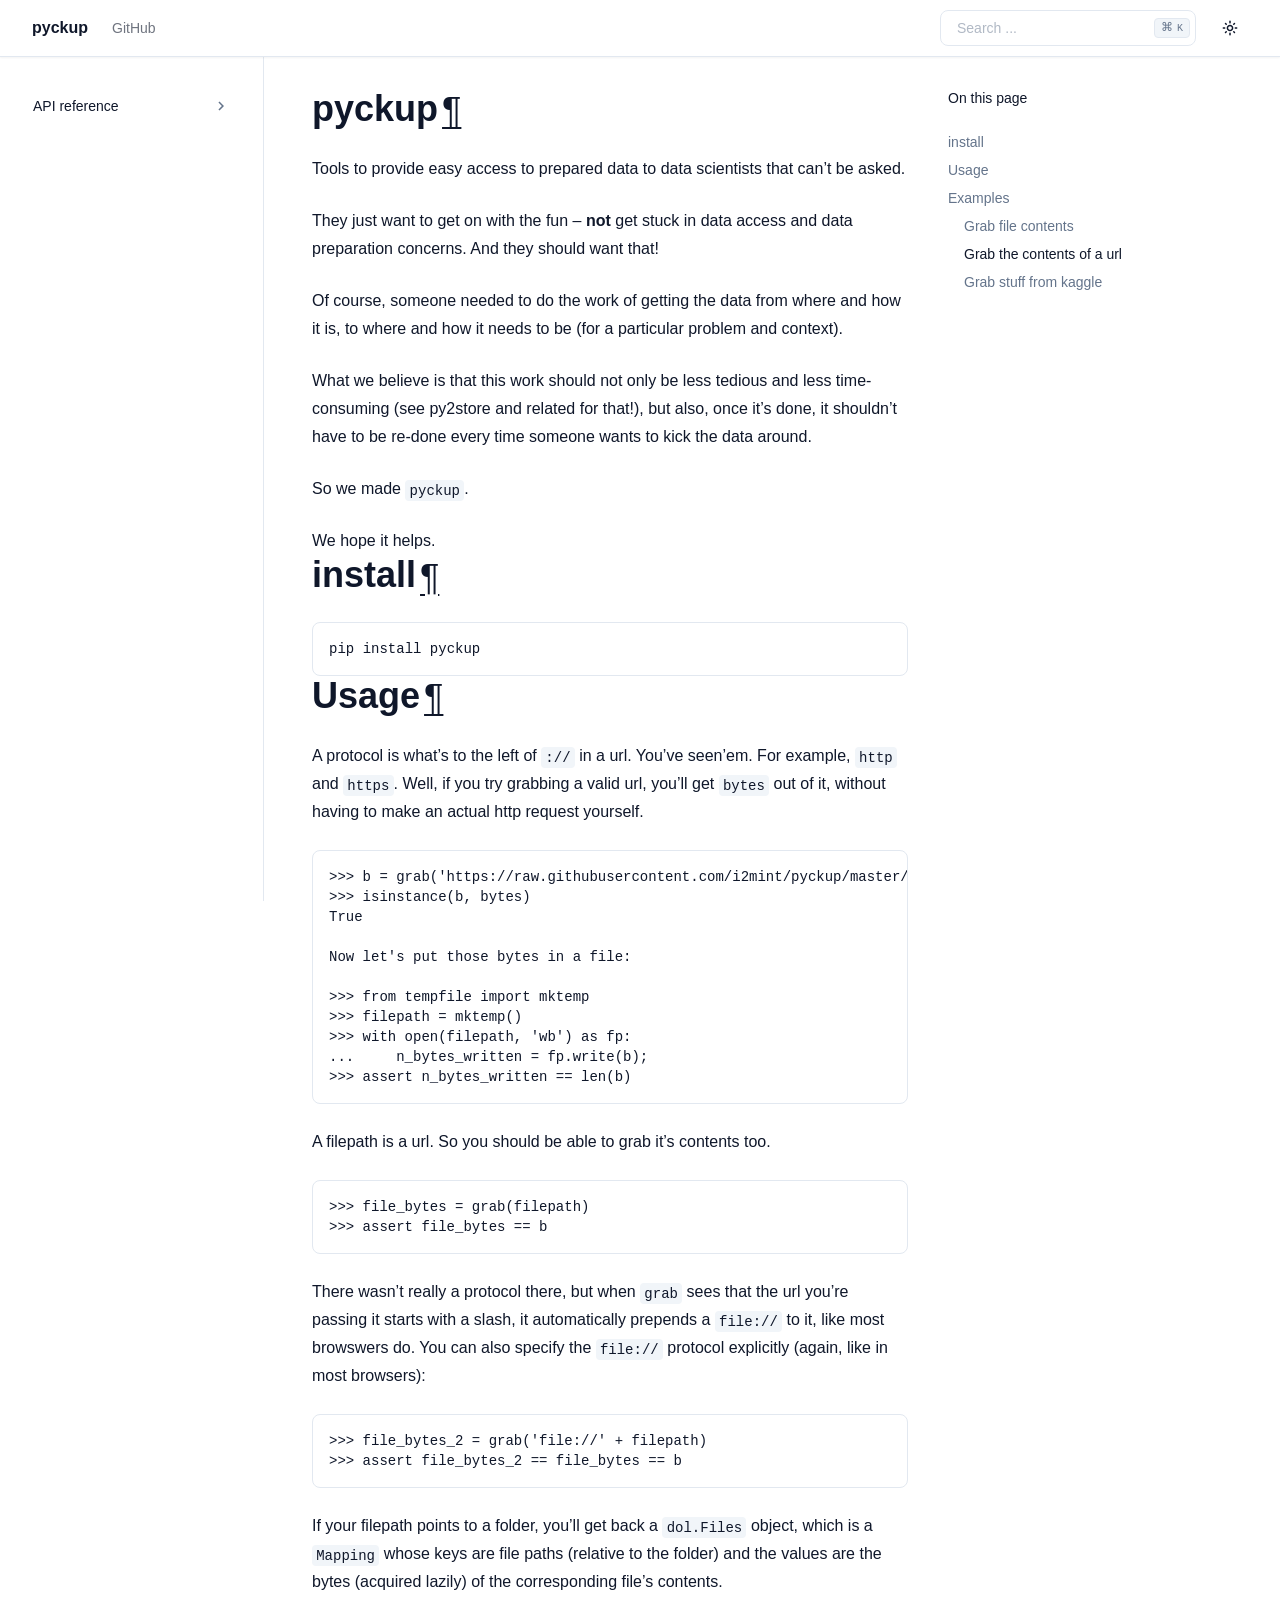
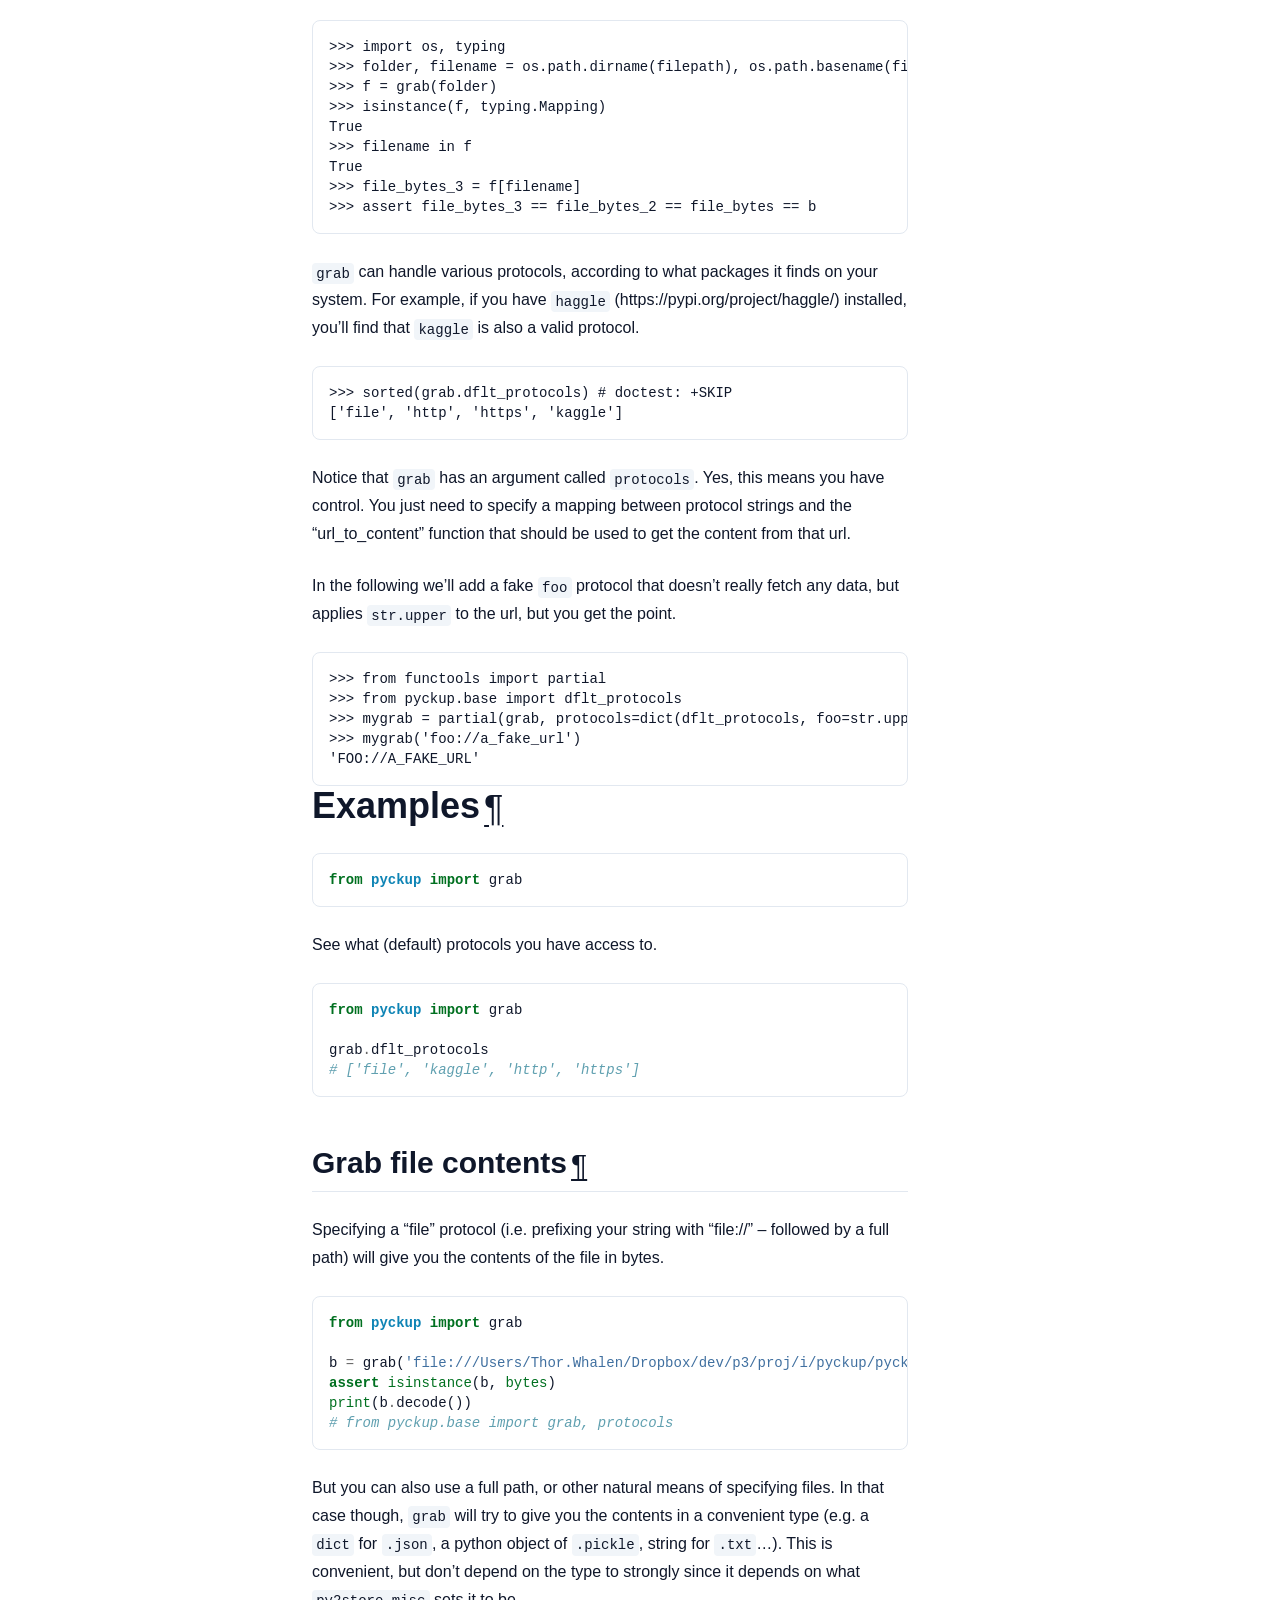
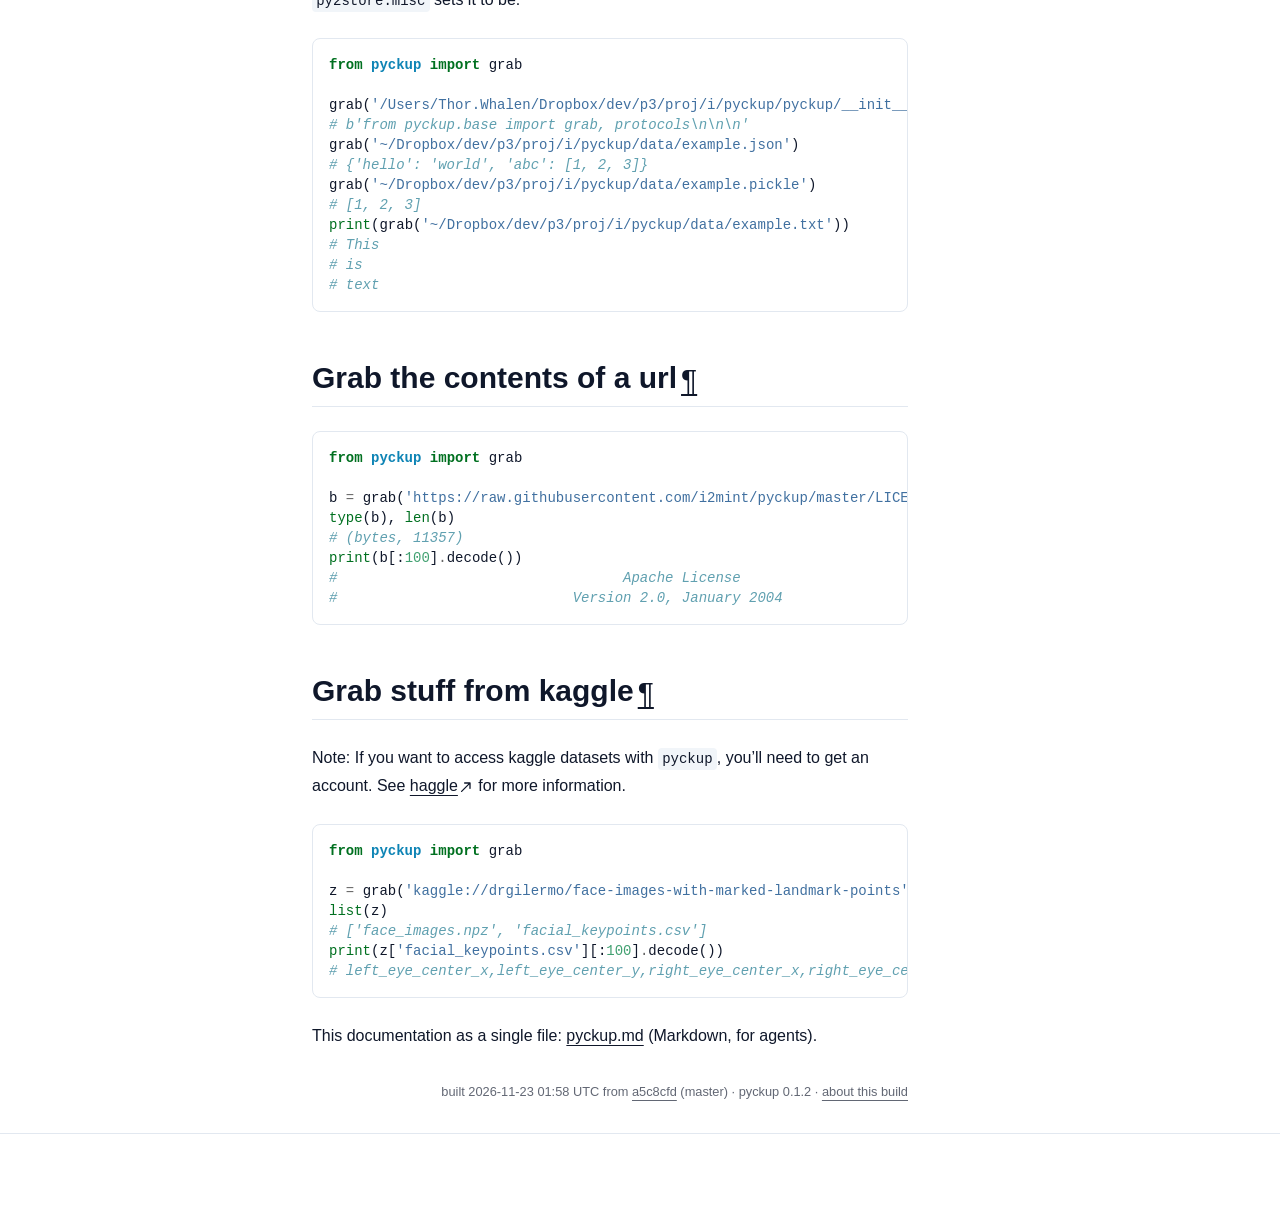
<file: index.html>
<!DOCTYPE html>

<html :class="{ 'dark' : darkMode === true }" data-content_root="./" lang="en" x-data="{ darkMode: $persist(window.matchMedia('(prefers-color-scheme: dark)').matches), activeSection: ''}">
<head>
<script>
    (function () {
      // Set initial color scheme
      if ((localStorage.getItem("_x_darkMode") === "true") || (window.matchMedia("(prefers-color-scheme: dark)").matches)) {
        document.documentElement.classList.add("dark");
      }

      // Watch for media preference changes
      window.matchMedia("(prefers-color-scheme: dark)").addEventListener("change", (event) => {
        localStorage.setItem("_x_darkMode", event.matches);
        document.documentElement.classList.toggle("dark", event.matches);
      });
    })();
  </script>
<meta content="width=device-width, initial-scale=1.0" name="viewport"/>
<meta charset="utf-8"/>
<meta content="#ffffff" media="(prefers-color-scheme: light)" name="theme-color"/>
<meta content="#030711" media="(prefers-color-scheme: dark)" name="theme-color"/>
<meta content="width=device-width, initial-scale=1" name="viewport"/>
<link href="index.html.md" rel="alternate" type="text/markdown"/>
<link href="llms.txt" rel="describedby" type="text/markdown"/>
<link href="index.html.md" rel="alternate" type="text/markdown"/>
<link href="llms.txt" rel="describedby"/>
<title>pyckup</title>
<meta content="pyckup" property="og:title"/>
<meta content="pyckup" name="twitter:title"/>
<link href="_static/pygments.css?v=d75fae25" rel="stylesheet" type="text/css"/>
<link href="_static/theme.css?v=009055c6" rel="stylesheet" type="text/css"/>
<link href="_static/sphinx_autodoc_typehints.css?v=057ac668" rel="stylesheet" type="text/css"/>
<link href="_static/copybutton.css?v=76b2166b" rel="stylesheet" type="text/css"/>
<link href="_static/epythet.css?v=eff8a69f" rel="stylesheet" type="text/css"/>
<link href="search.html" rel="search" title="Search"/>
<link href="genindex.html" rel="index" title="Index"/>
<link href="api.html" rel="next" title="API reference"/>
</head>
<body :class="{ 'overflow-hidden': showSidebar }" class="min-h-screen font-sans antialiased bg-background text-foreground" x-data="{ showSidebar: false, showScrollTop: false }">
<div @click.self="showSidebar = false" class="fixed inset-0 z-50 overflow-hidden bg-background/80 backdrop-blur-sm md:hidden" x-cloak="" x-show="showSidebar"></div><div class="relative flex flex-col min-h-screen" id="page"><a class="absolute top-0 left-0 z-[100] block bg-background p-4 text-xl transition -translate-x-full opacity-0 focus:translate-x-0 focus:opacity-100" href="#content">
      Skip to content
    </a><header class="sticky top-0 z-40 w-full border-b shadow-xs border-border bg-background/90 backdrop-blur"><div class="container flex items-center h-14">
<div class="hidden mr-4 md:flex">
<a class="flex items-center mr-6" href="#"><span class="hidden font-bold sm:inline-block text-clip whitespace-nowrap">pyckup</span>
</a><nav class="flex items-center gap-6 text-sm font-medium">
<a class="transition-colors hover:text-foreground/80 text-foreground/60" href="https://github.com/i2mint/pyckup" rel="noopener nofollow">GitHub</a>
</nav></div><button @click="showSidebar = true" class="inline-flex items-center justify-center h-10 px-0 py-2 mr-2 text-base font-medium transition-colors rounded-md hover:text-accent-foreground hover:bg-transparent md:hidden" type="button">
<svg aria-hidden="true" fill="currentColor" height="24" viewbox="0 96 960 960" width="24" xmlns="http://www.w3.org/2000/svg">
<path d="M152.587 825.087q-19.152 0-32.326-13.174t-13.174-32.326q0-19.152 13.174-32.326t32.326-13.174h440q19.152 0 32.326 13.174t13.174 32.326q0 19.152-13.174 32.326t-32.326 13.174h-440Zm0-203.587q-19.152 0-32.326-13.174T107.087 576q0-19.152 13.174-32.326t32.326-13.174h320q19.152 0 32.326 13.174T518.087 576q0 19.152-13.174 32.326T472.587 621.5h-320Zm0-203.587q-19.152 0-32.326-13.174t-13.174-32.326q0-19.152 13.174-32.326t32.326-13.174h440q19.152 0 32.326 13.174t13.174 32.326q0 19.152-13.174 32.326t-32.326 13.174h-440ZM708.913 576l112.174 112.174q12.674 12.674 12.674 31.826t-12.674 31.826Q808.413 764.5 789.261 764.5t-31.826-12.674l-144-144Q600 594.391 600 576t13.435-31.826l144-144q12.674-12.674 31.826-12.674t31.826 12.674q12.674 12.674 12.674 31.826t-12.674 31.826L708.913 576Z"></path>
</svg>
<span class="sr-only">Toggle navigation menu</span>
</button>
<div class="flex items-center justify-between flex-1 gap-2 sm:gap-4 md:justify-end">
<div class="flex-1 w-full md:w-auto md:flex-none"><form @keydown.k.window.meta="$refs.search.focus()" action="search.html" class="relative flex items-center group" id="searchbox" method="get">
<input aria-label="Search the docs" class="inline-flex items-center font-medium transition-colors bg-transparent focus-visible:outline-none focus-visible:ring-2 focus-visible:ring-ring focus-visible:ring-offset-2 ring-offset-background border border-input hover:bg-accent focus:bg-accent hover:text-accent-foreground focus:text-accent-foreground hover:placeholder-accent-foreground py-2 px-4 relative h-9 w-full justify-start rounded-[0.5rem] text-sm text-muted-foreground sm:pr-12 md:w-40 lg:w-64" id="search-input" name="q" placeholder="Search ..." type="search" x-ref="search"/>
<kbd class="pointer-events-none absolute right-1.5 top-2 hidden h-5 select-none text-muted-foreground items-center gap-1 rounded border border-border bg-muted px-1.5 font-mono text-[10px] font-medium opacity-100 sm:flex group-hover:bg-accent group-hover:text-accent-foreground">
<span class="text-xs">⌘</span>
    K
  </kbd>
</form>
</div>
<nav class="flex items-center gap-1">
<button @click="darkMode = !darkMode" class="relative inline-flex items-center justify-center px-0 text-sm font-medium transition-colors rounded-md hover:bg-accent hover:text-accent-foreground h-9 w-9" title="Toggle color scheme" type="button">
<svg class="absolute transition-all scale-100 rotate-0 dark:-rotate-90 dark:scale-0" fill="currentColor" height="16" viewbox="0 96 960 960" width="16" xmlns="http://www.w3.org/2000/svg">
<path d="M480 685q45.456 0 77.228-31.772Q589 621.456 589 576q0-45.456-31.772-77.228Q525.456 467 480 467q-45.456 0-77.228 31.772Q371 530.544 371 576q0 45.456 31.772 77.228Q434.544 685 480 685Zm0 91q-83 0-141.5-58.5T280 576q0-83 58.5-141.5T480 376q83 0 141.5 58.5T680 576q0 83-58.5 141.5T480 776ZM80 621.5q-19.152 0-32.326-13.174T34.5 576q0-19.152 13.174-32.326T80 530.5h80q19.152 0 32.326 13.174T205.5 576q0 19.152-13.174 32.326T160 621.5H80Zm720 0q-19.152 0-32.326-13.174T754.5 576q0-19.152 13.174-32.326T800 530.5h80q19.152 0 32.326 13.174T925.5 576q0 19.152-13.174 32.326T880 621.5h-80Zm-320-320q-19.152 0-32.326-13.174T434.5 256v-80q0-19.152 13.174-32.326T480 130.5q19.152 0 32.326 13.174T525.5 176v80q0 19.152-13.174 32.326T480 301.5Zm0 720q-19.152 0-32.326-13.17Q434.5 995.152 434.5 976v-80q0-19.152 13.174-32.326T480 850.5q19.152 0 32.326 13.174T525.5 896v80q0 19.152-13.174 32.33-13.174 13.17-32.326 13.17ZM222.174 382.065l-43-42Q165.5 327.391 166 308.239t13.174-33.065q13.435-13.674 32.587-13.674t32.065 13.674l42.239 43q12.674 13.435 12.555 31.706-.12 18.272-12.555 31.946-12.674 13.674-31.445 13.413-18.772-.261-32.446-13.174Zm494 494.761-42.239-43q-12.674-13.435-12.674-32.087t12.674-31.565Q686.609 756.5 705.38 757q18.772.5 32.446 13.174l43 41.761Q794.5 824.609 794 843.761t-13.174 33.065Q767.391 890.5 748.239 890.5t-32.065-13.674Zm-42-494.761Q660.5 369.391 661 350.62q.5-18.772 13.174-32.446l41.761-43Q728.609 261.5 747.761 262t33.065 13.174q13.674 13.435 13.674 32.587t-13.674 32.065l-43 42.239q-13.435 12.674-31.706 12.555-18.272-.12-31.946-12.555Zm-495 494.761Q165.5 863.391 165.5 844.239t13.674-32.065l43-42.239q13.435-12.674 32.087-12.674t31.565 12.674Q299.5 782.609 299 801.38q-.5 18.772-13.174 32.446l-41.761 43Q231.391 890.5 212.239 890t-33.065-13.174ZM480 576Z"></path>
</svg>
<svg class="absolute transition-all scale-0 rotate-90 dark:rotate-0 dark:scale-100" fill="currentColor" height="16" viewbox="0 96 960 960" width="16" xmlns="http://www.w3.org/2000/svg">
<path d="M480 936q-151 0-255.5-104.5T120 576q0-138 90-239.5T440 218q25-3 39 18t-1 44q-17 26-25.5 55t-8.5 61q0 90 63 153t153 63q31 0 61.5-9t54.5-25q21-14 43-1.5t19 39.5q-14 138-117.5 229T480 936Zm0-80q88 0 158-48.5T740 681q-20 5-40 8t-40 3q-123 0-209.5-86.5T364 396q0-20 3-40t8-40q-78 32-126.5 102T200 576q0 116 82 198t198 82Zm-10-270Z"></path>
</svg>
</button>
</nav>
</div>
</div>
</header>
<div class="flex-1"><div class="container md:grid md:grid-cols-[220px_minmax(0,1fr)] md:gap-6 lg:grid-cols-[240px_minmax(0,1fr)] lg:gap-10"><aside :aria-hidden="!showSidebar" :class="{ 'translate-x-0': showSidebar }" class="fixed inset-y-0 left-0 md:top-14 z-50 md:z-30 bg-background md:bg-transparent transition-all duration-100 -translate-x-full md:translate-x-0 ml-0 p-6 md:p-0 md:-ml-2 md:h-[calc(100vh-3.5rem)] w-5/6 md:w-full overflow-y-auto border-r border-border md:sticky" id="left-sidebar">
<a class="justify-start text-sm md:!hidden bg-background" href="#"><span class="font-bold text-clip whitespace-nowrap">pyckup</span>
</a>
<div class="relative overflow-hidden md:overflow-auto my-4 md:my-0">
<div class="overflow-y-auto h-full w-full relative pr-6"><nav class="flex md:hidden flex-col font-medium mt-4">
<a href="https://github.com/i2mint/pyckup" rel="nofollow noopener">GitHub</a>
</nav><nav class="table w-full min-w-full my-6 lg:my-8">
<ul>
<li class="toctree-l1" x-data="{ expanded: $el.classList.contains('current') ? true : false }"><a :class="{ 'expanded' : expanded }" @click="expanded = !expanded" class="reference internal expandable" href="api.html">API reference<button @click.prevent.stop="expanded = !expanded" type="button" x-cloak=""><span class="sr-only"></span><svg fill="currentColor" height="18px" stroke="none" viewbox="0 0 24 24" width="18px" xmlns="http://www.w3.org/2000/svg"><path d="M10 6L8.59 7.41 13.17 12l-4.58 4.59L10 18l6-6z"></path></svg></button></a><ul x-cloak="" x-show="expanded">
<li class="toctree-l2" x-data="{ expanded: $el.classList.contains('current') ? true : false }"><a :class="{ 'expanded' : expanded }" @click="expanded = !expanded" class="reference internal expandable" href="_autosummary/pyckup.html">pyckup<button @click.prevent.stop="expanded = !expanded" type="button" x-cloak=""><span class="sr-only"></span><svg fill="currentColor" height="18px" stroke="none" viewbox="0 0 24 24" width="18px" xmlns="http://www.w3.org/2000/svg"><path d="M10 6L8.59 7.41 13.17 12l-4.58 4.59L10 18l6-6z"></path></svg></button></a><ul x-cloak="" x-show="expanded">
<li class="toctree-l3"><a class="reference internal" href="_autosummary/pyckup.base.html">pyckup.base</a></li>
<li class="toctree-l3"><a class="reference internal" href="_autosummary/pyckup.sources.html">pyckup.sources</a></li>
<li class="toctree-l3"><a class="reference internal" href="_autosummary/pyckup.util.html">pyckup.util</a></li>
</ul>
</li>
</ul>
</li>
</ul>
</nav>
</div>
</div>
<button @click="showSidebar = false" class="absolute md:hidden right-4 top-4 rounded-sm opacity-70 transition-opacity hover:opacity-100" type="button">
<svg class="h-4 w-4" fill="currentColor" height="24" stroke="none" viewbox="0 96 960 960" width="24" xmlns="http://www.w3.org/2000/svg">
<path d="M480 632 284 828q-11 11-28 11t-28-11q-11-11-11-28t11-28l196-196-196-196q-11-11-11-28t11-28q11-11 28-11t28 11l196 196 196-196q11-11 28-11t28 11q11 11 11 28t-11 28L536 576l196 196q11 11 11 28t-11 28q-11 11-28 11t-28-11L480 632Z"></path>
</svg>
</button>
</aside>
<main class="relative py-6 lg:gap-10 lg:py-8 xl:grid xl:grid-cols-[1fr_300px]">
<div class="w-full min-w-0 mx-auto">
<div id="content" role="main">

<section id="pyckup">
<h1>pyckup<a @click.prevent="window.navigator.clipboard.writeText($el.href); $el.setAttribute('data-tooltip', 'Copied!'); setTimeout(() =&gt; $el.setAttribute('data-tooltip', 'Copy link to this element'), 2000)" aria-label="Copy link to this element" class="headerlink" data-tooltip="Copy link to this element" href="#pyckup">¶</a></h1>
<p>Tools to provide easy access to prepared data to data scientists that can’t
be asked.</p>
<p>They just want to get on with the fun – <strong>not</strong> get stuck in data access and
data preparation concerns. And they should want that!</p>
<p>Of course, someone needed to do the work of getting the data from where and how it is,
to where and how it needs to be (for a particular problem and context).</p>
<p>What we believe is that this work should not only be less tedious and less
time-consuming (see py2store and related for that!), but also, once it’s done,
it shouldn’t have to be re-done every time someone wants to kick the data
around.</p>
<p>So we made <code class="docutils literal notranslate"><span class="pre">pyckup</span></code>.</p>
<p>We hope it helps.</p>
</section>
<section id="install">
<h1>install<a @click.prevent="window.navigator.clipboard.writeText($el.href); $el.setAttribute('data-tooltip', 'Copied!'); setTimeout(() =&gt; $el.setAttribute('data-tooltip', 'Copy link to this element'), 2000)" aria-label="Copy link to this element" class="headerlink" data-tooltip="Copy link to this element" href="#install">¶</a></h1>
<div class="highlight-default notranslate"><div class="highlight"><pre><span></span><code><span id="line-1"><span class="n">pip</span> <span class="n">install</span> <span class="n">pyckup</span>
</span></code></pre></div>
</div>
</section>
<section id="usage">
<h1>Usage<a @click.prevent="window.navigator.clipboard.writeText($el.href); $el.setAttribute('data-tooltip', 'Copied!'); setTimeout(() =&gt; $el.setAttribute('data-tooltip', 'Copy link to this element'), 2000)" aria-label="Copy link to this element" class="headerlink" data-tooltip="Copy link to this element" href="#usage">¶</a></h1>
<p>A protocol is what’s to the left of <code class="docutils literal notranslate"><span class="pre">://</span></code> in a url.
You’ve seen’em. For example, <code class="docutils literal notranslate"><span class="pre">http</span></code> and <code class="docutils literal notranslate"><span class="pre">https</span></code>.
Well, if you try grabbing a valid url, you’ll get <code class="docutils literal notranslate"><span class="pre">bytes</span></code> out of it,
without having to make an actual http request yourself.</p>
<div class="highlight-none notranslate"><div class="highlight"><pre><span></span><code><span id="line-1">&gt;&gt;&gt; b = grab('https://raw.githubusercontent.com/i2mint/pyckup/master/LICENSE')
</span><span id="line-2">&gt;&gt;&gt; isinstance(b, bytes)
</span><span id="line-3">True
</span><span id="line-4">
</span><span id="line-5">Now let's put those bytes in a file:
</span><span id="line-6">
</span><span id="line-7">&gt;&gt;&gt; from tempfile import mktemp
</span><span id="line-8">&gt;&gt;&gt; filepath = mktemp()
</span><span id="line-9">&gt;&gt;&gt; with open(filepath, 'wb') as fp:
</span><span id="line-10">...     n_bytes_written = fp.write(b);
</span><span id="line-11">&gt;&gt;&gt; assert n_bytes_written == len(b)
</span></code></pre></div>
</div>
<p>A filepath is a url. So you should be able to grab it’s contents too.</p>
<div class="highlight-none notranslate"><div class="highlight"><pre><span></span><code><span id="line-1">&gt;&gt;&gt; file_bytes = grab(filepath)
</span><span id="line-2">&gt;&gt;&gt; assert file_bytes == b
</span></code></pre></div>
</div>
<p>There wasn’t really a protocol there, but when <code class="docutils literal notranslate"><span class="pre">grab</span></code> sees that the url
you’re passing it starts with a slash, it automatically prepends a <code class="docutils literal notranslate"><span class="pre">file://</span></code>
to it, like most browswers do.
You can also specify the <code class="docutils literal notranslate"><span class="pre">file://</span></code> protocol explicitly (again, like in
most browsers):</p>
<div class="highlight-none notranslate"><div class="highlight"><pre><span></span><code><span id="line-1">&gt;&gt;&gt; file_bytes_2 = grab('file://' + filepath)
</span><span id="line-2">&gt;&gt;&gt; assert file_bytes_2 == file_bytes == b
</span></code></pre></div>
</div>
<p>If your filepath points to a folder, you’ll get back a <code class="docutils literal notranslate"><span class="pre">dol.Files</span></code> object,
which is a <code class="docutils literal notranslate"><span class="pre">Mapping</span></code> whose keys are file paths (relative to the folder) and
the values are the bytes (acquired lazily) of the corresponding file’s contents.</p>
<div class="highlight-none notranslate"><div class="highlight"><pre><span></span><code><span id="line-1">&gt;&gt;&gt; import os, typing
</span><span id="line-2">&gt;&gt;&gt; folder, filename = os.path.dirname(filepath), os.path.basename(filepath)
</span><span id="line-3">&gt;&gt;&gt; f = grab(folder)
</span><span id="line-4">&gt;&gt;&gt; isinstance(f, typing.Mapping)
</span><span id="line-5">True
</span><span id="line-6">&gt;&gt;&gt; filename in f
</span><span id="line-7">True
</span><span id="line-8">&gt;&gt;&gt; file_bytes_3 = f[filename]
</span><span id="line-9">&gt;&gt;&gt; assert file_bytes_3 == file_bytes_2 == file_bytes == b
</span></code></pre></div>
</div>
<p><code class="docutils literal notranslate"><span class="pre">grab</span></code> can handle various protocols, according to what packages it finds
on your system. For example, if you have <code class="docutils literal notranslate"><span class="pre">haggle</span></code>
(https://pypi.org/project/haggle/) installed, you’ll find that <code class="docutils literal notranslate"><span class="pre">kaggle</span></code>
is also a valid protocol.</p>
<div class="highlight-none notranslate"><div class="highlight"><pre><span></span><code><span id="line-1">&gt;&gt;&gt; sorted(grab.dflt_protocols) # doctest: +SKIP
</span><span id="line-2">['file', 'http', 'https', 'kaggle']
</span></code></pre></div>
</div>
<p>Notice that <code class="docutils literal notranslate"><span class="pre">grab</span></code> has an argument called <code class="docutils literal notranslate"><span class="pre">protocols</span></code>.
Yes, this means you have control.
You just need to specify a mapping between protocol strings and the “url_to_content”
function that should be used to get the content from that url.</p>
<p>In the following we’ll add a fake <code class="docutils literal notranslate"><span class="pre">foo</span></code> protocol that doesn’t really fetch any
data, but applies <code class="docutils literal notranslate"><span class="pre">str.upper</span></code> to the url, but you get the point.</p>
<div class="highlight-none notranslate"><div class="highlight"><pre><span></span><code><span id="line-1">&gt;&gt;&gt; from functools import partial
</span><span id="line-2">&gt;&gt;&gt; from pyckup.base import dflt_protocols
</span><span id="line-3">&gt;&gt;&gt; mygrab = partial(grab, protocols=dict(dflt_protocols, foo=str.upper))
</span><span id="line-4">&gt;&gt;&gt; mygrab('foo://a_fake_url')
</span><span id="line-5">'FOO://A_FAKE_URL'
</span></code></pre></div>
</div>
</section>
<section id="examples">
<h1>Examples<a @click.prevent="window.navigator.clipboard.writeText($el.href); $el.setAttribute('data-tooltip', 'Copied!'); setTimeout(() =&gt; $el.setAttribute('data-tooltip', 'Copy link to this element'), 2000)" aria-label="Copy link to this element" class="headerlink" data-tooltip="Copy link to this element" href="#examples">¶</a></h1>
<div class="highlight-python notranslate"><div class="highlight"><pre><span></span><code><span id="line-1"><span class="kn">from</span><span class="w"> </span><span class="nn">pyckup</span><span class="w"> </span><span class="kn">import</span> <span class="n">grab</span>
</span></code></pre></div>
</div>
<p>See what (default) protocols you have access to.</p>
<div class="highlight-python notranslate"><div class="highlight"><pre><span></span><code><span id="line-1"><span class="kn">from</span><span class="w"> </span><span class="nn">pyckup</span><span class="w"> </span><span class="kn">import</span> <span class="n">grab</span>
</span><span id="line-2">
</span><span id="line-3"><span class="n">grab</span><span class="o">.</span><span class="n">dflt_protocols</span>
</span><span id="line-4"><span class="c1"># ['file', 'kaggle', 'http', 'https']</span>
</span></code></pre></div>
</div>
<section id="grab-file-contents">
<h2>Grab file contents<a @click.prevent="window.navigator.clipboard.writeText($el.href); $el.setAttribute('data-tooltip', 'Copied!'); setTimeout(() =&gt; $el.setAttribute('data-tooltip', 'Copy link to this element'), 2000)" aria-label="Copy link to this element" class="headerlink" data-tooltip="Copy link to this element" href="#grab-file-contents" x-intersect.margin.0%.0%.-70%.0%="activeSection = '#grab-file-contents'">¶</a></h2>
<p>Specifying a “file” protocol (i.e. prefixing your string with
“file://” – followed by a full path) will give you the contents of the file
in bytes.</p>

<div class="highlight-python notranslate"><div class="highlight"><pre><span></span><code><span id="line-1"><span class="kn">from</span><span class="w"> </span><span class="nn">pyckup</span><span class="w"> </span><span class="kn">import</span> <span class="n">grab</span>
</span><span id="line-2">
</span><span id="line-3"><span class="n">b</span> <span class="o">=</span> <span class="n">grab</span><span class="p">(</span><span class="s1">'file:///Users/Thor.Whalen/Dropbox/dev/p3/proj/i/pyckup/pyckup/__init__.py'</span><span class="p">)</span>
</span><span id="line-4"><span class="k">assert</span> <span class="nb">isinstance</span><span class="p">(</span><span class="n">b</span><span class="p">,</span> <span class="nb">bytes</span><span class="p">)</span>
</span><span id="line-5"><span class="nb">print</span><span class="p">(</span><span class="n">b</span><span class="o">.</span><span class="n">decode</span><span class="p">())</span>
</span><span id="line-6"><span class="c1"># from pyckup.base import grab, protocols</span>
</span></code></pre></div>
</div>
<p>But you can also use a full path, or other natural means of specifying files.
In that case though, <code class="docutils literal notranslate"><span class="pre">grab</span></code> will try to give you the contents in a convenient type
(e.g. a <code class="docutils literal notranslate"><span class="pre">dict</span></code> for <code class="docutils literal notranslate"><span class="pre">.json</span></code>, a python object of <code class="docutils literal notranslate"><span class="pre">.pickle</span></code>, string for <code class="docutils literal notranslate"><span class="pre">.txt</span></code>…).
This is convenient, but don’t depend on the type to strongly
since it depends on what <code class="docutils literal notranslate"><span class="pre">py2store.misc</span></code> sets it to be.</p>

<div class="highlight-python notranslate"><div class="highlight"><pre><span></span><code><span id="line-1"><span class="kn">from</span><span class="w"> </span><span class="nn">pyckup</span><span class="w"> </span><span class="kn">import</span> <span class="n">grab</span>
</span><span id="line-2">
</span><span id="line-3"><span class="n">grab</span><span class="p">(</span><span class="s1">'/Users/Thor.Whalen/Dropbox/dev/p3/proj/i/pyckup/pyckup/__init__.py'</span><span class="p">)</span>
</span><span id="line-4"><span class="c1"># b'from pyckup.base import grab, protocols\n\n\n'</span>
</span><span id="line-5"><span class="n">grab</span><span class="p">(</span><span class="s1">'~/Dropbox/dev/p3/proj/i/pyckup/data/example.json'</span><span class="p">)</span>
</span><span id="line-6"><span class="c1"># {'hello': 'world', 'abc': [1, 2, 3]}</span>
</span><span id="line-7"><span class="n">grab</span><span class="p">(</span><span class="s1">'~/Dropbox/dev/p3/proj/i/pyckup/data/example.pickle'</span><span class="p">)</span>
</span><span id="line-8"><span class="c1"># [1, 2, 3]</span>
</span><span id="line-9"><span class="nb">print</span><span class="p">(</span><span class="n">grab</span><span class="p">(</span><span class="s1">'~/Dropbox/dev/p3/proj/i/pyckup/data/example.txt'</span><span class="p">))</span>
</span><span id="line-10"><span class="c1"># This</span>
</span><span id="line-11"><span class="c1"># is</span>
</span><span id="line-12"><span class="c1"># text</span>
</span></code></pre></div>
</div>
</section>
<section id="grab-the-contents-of-a-url">
<h2>Grab the contents of a url<a @click.prevent="window.navigator.clipboard.writeText($el.href); $el.setAttribute('data-tooltip', 'Copied!'); setTimeout(() =&gt; $el.setAttribute('data-tooltip', 'Copy link to this element'), 2000)" aria-label="Copy link to this element" class="headerlink" data-tooltip="Copy link to this element" href="#grab-the-contents-of-a-url" x-intersect.margin.0%.0%.-70%.0%="activeSection = '#grab-the-contents-of-a-url'">¶</a></h2>

<div class="highlight-python notranslate"><div class="highlight"><pre><span></span><code><span id="line-1"><span class="kn">from</span><span class="w"> </span><span class="nn">pyckup</span><span class="w"> </span><span class="kn">import</span> <span class="n">grab</span>
</span><span id="line-2">
</span><span id="line-3"><span class="n">b</span> <span class="o">=</span> <span class="n">grab</span><span class="p">(</span><span class="s1">'https://raw.githubusercontent.com/i2mint/pyckup/master/LICENSE'</span><span class="p">)</span>
</span><span id="line-4"><span class="nb">type</span><span class="p">(</span><span class="n">b</span><span class="p">),</span> <span class="nb">len</span><span class="p">(</span><span class="n">b</span><span class="p">)</span>
</span><span id="line-5"><span class="c1"># (bytes, 11357)</span>
</span><span id="line-6"><span class="nb">print</span><span class="p">(</span><span class="n">b</span><span class="p">[:</span><span class="mi">100</span><span class="p">]</span><span class="o">.</span><span class="n">decode</span><span class="p">())</span>
</span><span id="line-7"><span class="c1">#                                  Apache License</span>
</span><span id="line-8"><span class="c1">#                            Version 2.0, January 2004</span>
</span></code></pre></div>
</div>
</section>
<section id="grab-stuff-from-kaggle">
<h2>Grab stuff from kaggle<a @click.prevent="window.navigator.clipboard.writeText($el.href); $el.setAttribute('data-tooltip', 'Copied!'); setTimeout(() =&gt; $el.setAttribute('data-tooltip', 'Copy link to this element'), 2000)" aria-label="Copy link to this element" class="headerlink" data-tooltip="Copy link to this element" href="#grab-stuff-from-kaggle" x-intersect.margin.0%.0%.-70%.0%="activeSection = '#grab-stuff-from-kaggle'">¶</a></h2>
<p>Note: If you want to access kaggle datasets with <code class="docutils literal notranslate"><span class="pre">pyckup</span></code>,
you’ll need to get an account.
See <a class="reference external" href="https://github.com/otosense/haggle#api-credentials" rel="nofollow noopener">haggle<svg fill="currentColor" height="1em" stroke="none" viewbox="0 96 960 960" width="1em" xmlns="http://www.w3.org/2000/svg"><path d="M188 868q-11-11-11-28t11-28l436-436H400q-17 0-28.5-11.5T360 336q0-17 11.5-28.5T400 296h320q17 0 28.5 11.5T760 336v320q0 17-11.5 28.5T720 696q-17 0-28.5-11.5T680 656V432L244 868q-11 11-28 11t-28-11Z"></path></svg></a>
for more information.</p>

<div class="highlight-python notranslate"><div class="highlight"><pre><span></span><code><span id="line-1"><span class="kn">from</span><span class="w"> </span><span class="nn">pyckup</span><span class="w"> </span><span class="kn">import</span> <span class="n">grab</span>
</span><span id="line-2">
</span><span id="line-3"><span class="n">z</span> <span class="o">=</span> <span class="n">grab</span><span class="p">(</span><span class="s1">'kaggle://drgilermo/face-images-with-marked-landmark-points'</span><span class="p">)</span>
</span><span id="line-4"><span class="nb">list</span><span class="p">(</span><span class="n">z</span><span class="p">)</span>
</span><span id="line-5"><span class="c1"># ['face_images.npz', 'facial_keypoints.csv']</span>
</span><span id="line-6"><span class="nb">print</span><span class="p">(</span><span class="n">z</span><span class="p">[</span><span class="s1">'facial_keypoints.csv'</span><span class="p">][:</span><span class="mi">100</span><span class="p">]</span><span class="o">.</span><span class="n">decode</span><span class="p">())</span>
</span><span id="line-7"><span class="c1"># left_eye_center_x,left_eye_center_y,right_eye_center_x,right_eye_center_y,left_eye_inner_corner_x,le</span>
</span></code></pre></div>
</div>
<p class="epythet-aggregates">This documentation as a single file: <a href="pyckup.md">pyckup.md</a> (Markdown, for agents).</p>

</section>
</section>
<p class="epythet-provenance" style="font-size:.8em;opacity:.65;margin-top:2.5em;text-align:right">built 2026-11-23 01:58 UTC from <a href="https://github.com/i2mint/pyckup/commit/a5c8cfd1035bce17826b23f9c403f0e7daaa296b">a5c8cfd</a> (master) · pyckup 0.1.2 · <a href="about-this-build.html">about this build</a></p>
</div></div><aside class="hidden text-sm xl:block" id="right-sidebar">
<div class="sticky top-16 -mt-10 max-h-[calc(100vh-5rem)] h-full overflow-y-auto pt-6 space-y-2"><p class="font-medium">On this page</p>
<ul>
<li></li>
<li><a :data-current="activeSection === '#install'" class="reference internal" href="#install">install</a></li>
<li><a :data-current="activeSection === '#usage'" class="reference internal" href="#usage">Usage</a></li>
<li><a :data-current="activeSection === '#examples'" class="reference internal" href="#examples">Examples</a><ul>
<li><a :data-current="activeSection === '#grab-file-contents'" class="reference internal" href="#grab-file-contents">Grab file contents</a></li>
<li><a :data-current="activeSection === '#grab-the-contents-of-a-url'" class="reference internal" href="#grab-the-contents-of-a-url">Grab the contents of a url</a></li>
<li><a :data-current="activeSection === '#grab-stuff-from-kaggle'" class="reference internal" href="#grab-stuff-from-kaggle">Grab stuff from kaggle</a></li>
</ul>
</li>
</ul>
</div>
</aside>
</main>
</div>
</div><footer class="py-6 border-t border-border md:py-0">
<div class="container flex flex-col items-center justify-between gap-4 md:h-24 md:flex-row">
<div class="flex flex-col items-center gap-4 px-8 md:flex-row md:gap-2 md:px-0">
<p class="text-sm leading-loose text-center text-muted-foreground md:text-left"></p>
</div>
</div>
</footer>
</div>
<script src="_static/documentation_options.js?v=92734c54"></script>
<script src="_static/doctools.js?v=fd6eb6e6"></script>
<script src="_static/sphinx_highlight.js?v=6ffebe34"></script>
<script src="_static/clipboard.min.js?v=a7894cd8"></script>
<script src="_static/copybutton.js?v=fd10adb8"></script>
<script defer="defer" src="_static/theme.js?v=49cc6205"></script>
</body>
</html>
</file>
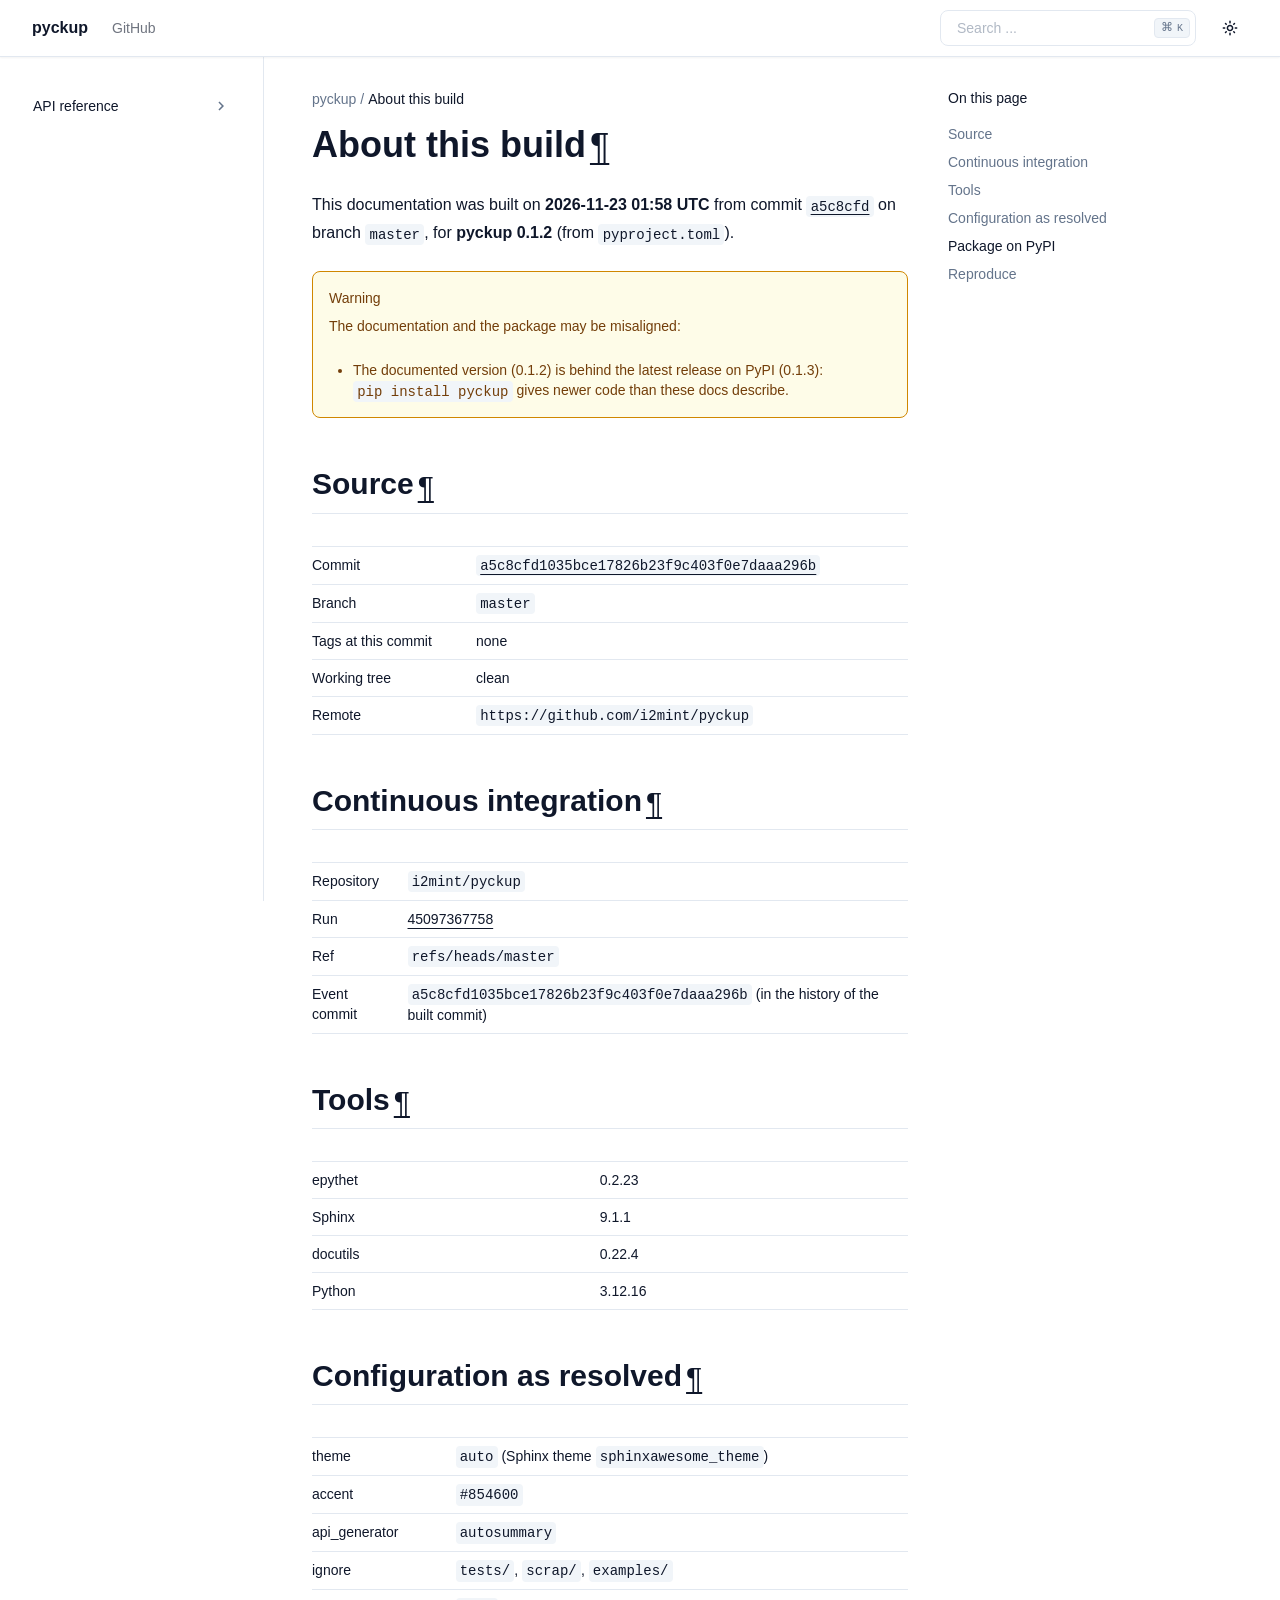
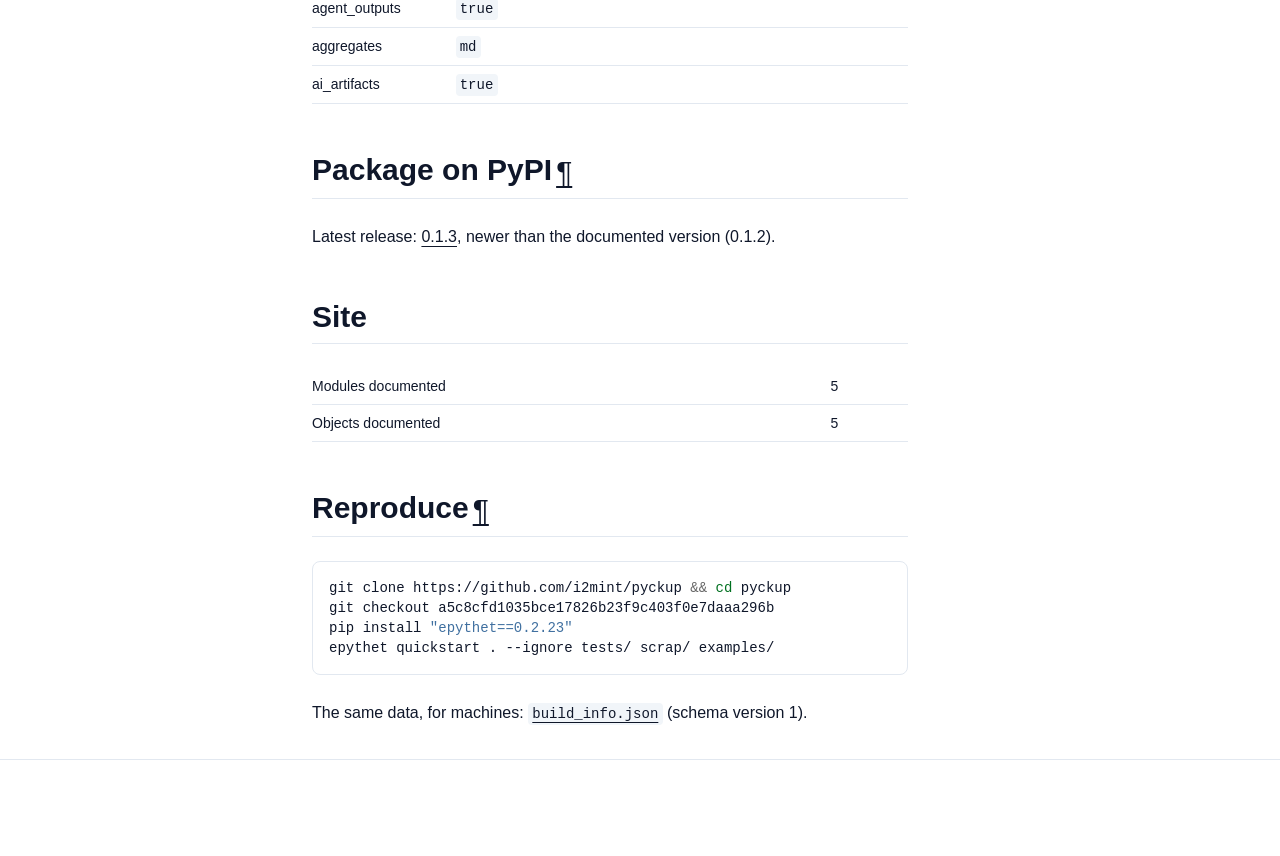
<file: about-this-build.html>
<!DOCTYPE html>

<html :class="{ 'dark' : darkMode === true }" data-content_root="./" lang="en" x-data="{ darkMode: $persist(window.matchMedia('(prefers-color-scheme: dark)').matches), activeSection: ''}">
<head>
<script>
    (function () {
      // Set initial color scheme
      if ((localStorage.getItem("_x_darkMode") === "true") || (window.matchMedia("(prefers-color-scheme: dark)").matches)) {
        document.documentElement.classList.add("dark");
      }

      // Watch for media preference changes
      window.matchMedia("(prefers-color-scheme: dark)").addEventListener("change", (event) => {
        localStorage.setItem("_x_darkMode", event.matches);
        document.documentElement.classList.toggle("dark", event.matches);
      });
    })();
  </script>
<meta content="width=device-width, initial-scale=1.0" name="viewport"/>
<meta charset="utf-8"/>
<meta content="#ffffff" media="(prefers-color-scheme: light)" name="theme-color"/>
<meta content="#030711" media="(prefers-color-scheme: dark)" name="theme-color"/>
<meta content="width=device-width, initial-scale=1" name="viewport"/>
<link href="about-this-build.html.md" rel="alternate" type="text/markdown"/>
<link href="llms.txt" rel="describedby" type="text/markdown"/>
<link href="about-this-build.html.md" rel="alternate" type="text/markdown"/>
<link href="llms.txt" rel="describedby"/>
<title>About this build | pyckup</title>
<meta content="About this build | pyckup" property="og:title"/>
<meta content="About this build | pyckup" name="twitter:title"/>
<link href="_static/pygments.css?v=d75fae25" rel="stylesheet" type="text/css"/>
<link href="_static/theme.css?v=009055c6" rel="stylesheet" type="text/css"/>
<link href="_static/sphinx_autodoc_typehints.css?v=057ac668" rel="stylesheet" type="text/css"/>
<link href="_static/copybutton.css?v=76b2166b" rel="stylesheet" type="text/css"/>
<link href="_static/epythet.css?v=eff8a69f" rel="stylesheet" type="text/css"/>
<link href="search.html" rel="search" title="Search"/>
<link href="genindex.html" rel="index" title="Index"/>
</head>
<body :class="{ 'overflow-hidden': showSidebar }" class="min-h-screen font-sans antialiased bg-background text-foreground" x-data="{ showSidebar: false, showScrollTop: false }">
<div @click.self="showSidebar = false" class="fixed inset-0 z-50 overflow-hidden bg-background/80 backdrop-blur-sm md:hidden" x-cloak="" x-show="showSidebar"></div><div class="relative flex flex-col min-h-screen" id="page"><a class="absolute top-0 left-0 z-[100] block bg-background p-4 text-xl transition -translate-x-full opacity-0 focus:translate-x-0 focus:opacity-100" href="#content">
      Skip to content
    </a><header class="sticky top-0 z-40 w-full border-b shadow-xs border-border bg-background/90 backdrop-blur"><div class="container flex items-center h-14">
<div class="hidden mr-4 md:flex">
<a class="flex items-center mr-6" href="index.html"><span class="hidden font-bold sm:inline-block text-clip whitespace-nowrap">pyckup</span>
</a><nav class="flex items-center gap-6 text-sm font-medium">
<a class="transition-colors hover:text-foreground/80 text-foreground/60" href="https://github.com/i2mint/pyckup" rel="noopener nofollow">GitHub</a>
</nav></div><button @click="showSidebar = true" class="inline-flex items-center justify-center h-10 px-0 py-2 mr-2 text-base font-medium transition-colors rounded-md hover:text-accent-foreground hover:bg-transparent md:hidden" type="button">
<svg aria-hidden="true" fill="currentColor" height="24" viewbox="0 96 960 960" width="24" xmlns="http://www.w3.org/2000/svg">
<path d="M152.587 825.087q-19.152 0-32.326-13.174t-13.174-32.326q0-19.152 13.174-32.326t32.326-13.174h440q19.152 0 32.326 13.174t13.174 32.326q0 19.152-13.174 32.326t-32.326 13.174h-440Zm0-203.587q-19.152 0-32.326-13.174T107.087 576q0-19.152 13.174-32.326t32.326-13.174h320q19.152 0 32.326 13.174T518.087 576q0 19.152-13.174 32.326T472.587 621.5h-320Zm0-203.587q-19.152 0-32.326-13.174t-13.174-32.326q0-19.152 13.174-32.326t32.326-13.174h440q19.152 0 32.326 13.174t13.174 32.326q0 19.152-13.174 32.326t-32.326 13.174h-440ZM708.913 576l112.174 112.174q12.674 12.674 12.674 31.826t-12.674 31.826Q808.413 764.5 789.261 764.5t-31.826-12.674l-144-144Q600 594.391 600 576t13.435-31.826l144-144q12.674-12.674 31.826-12.674t31.826 12.674q12.674 12.674 12.674 31.826t-12.674 31.826L708.913 576Z"></path>
</svg>
<span class="sr-only">Toggle navigation menu</span>
</button>
<div class="flex items-center justify-between flex-1 gap-2 sm:gap-4 md:justify-end">
<div class="flex-1 w-full md:w-auto md:flex-none"><form @keydown.k.window.meta="$refs.search.focus()" action="search.html" class="relative flex items-center group" id="searchbox" method="get">
<input aria-label="Search the docs" class="inline-flex items-center font-medium transition-colors bg-transparent focus-visible:outline-none focus-visible:ring-2 focus-visible:ring-ring focus-visible:ring-offset-2 ring-offset-background border border-input hover:bg-accent focus:bg-accent hover:text-accent-foreground focus:text-accent-foreground hover:placeholder-accent-foreground py-2 px-4 relative h-9 w-full justify-start rounded-[0.5rem] text-sm text-muted-foreground sm:pr-12 md:w-40 lg:w-64" id="search-input" name="q" placeholder="Search ..." type="search" x-ref="search"/>
<kbd class="pointer-events-none absolute right-1.5 top-2 hidden h-5 select-none text-muted-foreground items-center gap-1 rounded border border-border bg-muted px-1.5 font-mono text-[10px] font-medium opacity-100 sm:flex group-hover:bg-accent group-hover:text-accent-foreground">
<span class="text-xs">⌘</span>
    K
  </kbd>
</form>
</div>
<nav class="flex items-center gap-1">
<button @click="darkMode = !darkMode" class="relative inline-flex items-center justify-center px-0 text-sm font-medium transition-colors rounded-md hover:bg-accent hover:text-accent-foreground h-9 w-9" title="Toggle color scheme" type="button">
<svg class="absolute transition-all scale-100 rotate-0 dark:-rotate-90 dark:scale-0" fill="currentColor" height="16" viewbox="0 96 960 960" width="16" xmlns="http://www.w3.org/2000/svg">
<path d="M480 685q45.456 0 77.228-31.772Q589 621.456 589 576q0-45.456-31.772-77.228Q525.456 467 480 467q-45.456 0-77.228 31.772Q371 530.544 371 576q0 45.456 31.772 77.228Q434.544 685 480 685Zm0 91q-83 0-141.5-58.5T280 576q0-83 58.5-141.5T480 376q83 0 141.5 58.5T680 576q0 83-58.5 141.5T480 776ZM80 621.5q-19.152 0-32.326-13.174T34.5 576q0-19.152 13.174-32.326T80 530.5h80q19.152 0 32.326 13.174T205.5 576q0 19.152-13.174 32.326T160 621.5H80Zm720 0q-19.152 0-32.326-13.174T754.5 576q0-19.152 13.174-32.326T800 530.5h80q19.152 0 32.326 13.174T925.5 576q0 19.152-13.174 32.326T880 621.5h-80Zm-320-320q-19.152 0-32.326-13.174T434.5 256v-80q0-19.152 13.174-32.326T480 130.5q19.152 0 32.326 13.174T525.5 176v80q0 19.152-13.174 32.326T480 301.5Zm0 720q-19.152 0-32.326-13.17Q434.5 995.152 434.5 976v-80q0-19.152 13.174-32.326T480 850.5q19.152 0 32.326 13.174T525.5 896v80q0 19.152-13.174 32.33-13.174 13.17-32.326 13.17ZM222.174 382.065l-43-42Q165.5 327.391 166 308.239t13.174-33.065q13.435-13.674 32.587-13.674t32.065 13.674l42.239 43q12.674 13.435 12.555 31.706-.12 18.272-12.555 31.946-12.674 13.674-31.445 13.413-18.772-.261-32.446-13.174Zm494 494.761-42.239-43q-12.674-13.435-12.674-32.087t12.674-31.565Q686.609 756.5 705.38 757q18.772.5 32.446 13.174l43 41.761Q794.5 824.609 794 843.761t-13.174 33.065Q767.391 890.5 748.239 890.5t-32.065-13.674Zm-42-494.761Q660.5 369.391 661 350.62q.5-18.772 13.174-32.446l41.761-43Q728.609 261.5 747.761 262t33.065 13.174q13.674 13.435 13.674 32.587t-13.674 32.065l-43 42.239q-13.435 12.674-31.706 12.555-18.272-.12-31.946-12.555Zm-495 494.761Q165.5 863.391 165.5 844.239t13.674-32.065l43-42.239q13.435-12.674 32.087-12.674t31.565 12.674Q299.5 782.609 299 801.38q-.5 18.772-13.174 32.446l-41.761 43Q231.391 890.5 212.239 890t-33.065-13.174ZM480 576Z"></path>
</svg>
<svg class="absolute transition-all scale-0 rotate-90 dark:rotate-0 dark:scale-100" fill="currentColor" height="16" viewbox="0 96 960 960" width="16" xmlns="http://www.w3.org/2000/svg">
<path d="M480 936q-151 0-255.5-104.5T120 576q0-138 90-239.5T440 218q25-3 39 18t-1 44q-17 26-25.5 55t-8.5 61q0 90 63 153t153 63q31 0 61.5-9t54.5-25q21-14 43-1.5t19 39.5q-14 138-117.5 229T480 936Zm0-80q88 0 158-48.5T740 681q-20 5-40 8t-40 3q-123 0-209.5-86.5T364 396q0-20 3-40t8-40q-78 32-126.5 102T200 576q0 116 82 198t198 82Zm-10-270Z"></path>
</svg>
</button>
</nav>
</div>
</div>
</header>
<div class="flex-1"><div class="container md:grid md:grid-cols-[220px_minmax(0,1fr)] md:gap-6 lg:grid-cols-[240px_minmax(0,1fr)] lg:gap-10"><aside :aria-hidden="!showSidebar" :class="{ 'translate-x-0': showSidebar }" class="fixed inset-y-0 left-0 md:top-14 z-50 md:z-30 bg-background md:bg-transparent transition-all duration-100 -translate-x-full md:translate-x-0 ml-0 p-6 md:p-0 md:-ml-2 md:h-[calc(100vh-3.5rem)] w-5/6 md:w-full overflow-y-auto border-r border-border md:sticky" id="left-sidebar">
<a class="justify-start text-sm md:!hidden bg-background" href="index.html"><span class="font-bold text-clip whitespace-nowrap">pyckup</span>
</a>
<div class="relative overflow-hidden md:overflow-auto my-4 md:my-0">
<div class="overflow-y-auto h-full w-full relative pr-6"><nav class="flex md:hidden flex-col font-medium mt-4">
<a href="https://github.com/i2mint/pyckup" rel="nofollow noopener">GitHub</a>
</nav><nav class="table w-full min-w-full my-6 lg:my-8">
<ul>
<li class="toctree-l1" x-data="{ expanded: $el.classList.contains('current') ? true : false }"><a :class="{ 'expanded' : expanded }" @click="expanded = !expanded" class="reference internal expandable" href="api.html">API reference<button @click.prevent.stop="expanded = !expanded" type="button" x-cloak=""><span class="sr-only"></span><svg fill="currentColor" height="18px" stroke="none" viewbox="0 0 24 24" width="18px" xmlns="http://www.w3.org/2000/svg"><path d="M10 6L8.59 7.41 13.17 12l-4.58 4.59L10 18l6-6z"></path></svg></button></a><ul x-cloak="" x-show="expanded">
<li class="toctree-l2" x-data="{ expanded: $el.classList.contains('current') ? true : false }"><a :class="{ 'expanded' : expanded }" @click="expanded = !expanded" class="reference internal expandable" href="_autosummary/pyckup.html">pyckup<button @click.prevent.stop="expanded = !expanded" type="button" x-cloak=""><span class="sr-only"></span><svg fill="currentColor" height="18px" stroke="none" viewbox="0 0 24 24" width="18px" xmlns="http://www.w3.org/2000/svg"><path d="M10 6L8.59 7.41 13.17 12l-4.58 4.59L10 18l6-6z"></path></svg></button></a><ul x-cloak="" x-show="expanded">
<li class="toctree-l3"><a class="reference internal" href="_autosummary/pyckup.base.html">pyckup.base</a></li>
<li class="toctree-l3"><a class="reference internal" href="_autosummary/pyckup.sources.html">pyckup.sources</a></li>
<li class="toctree-l3"><a class="reference internal" href="_autosummary/pyckup.util.html">pyckup.util</a></li>
</ul>
</li>
</ul>
</li>
</ul>
</nav>
</div>
</div>
<button @click="showSidebar = false" class="absolute md:hidden right-4 top-4 rounded-sm opacity-70 transition-opacity hover:opacity-100" type="button">
<svg class="h-4 w-4" fill="currentColor" height="24" stroke="none" viewbox="0 96 960 960" width="24" xmlns="http://www.w3.org/2000/svg">
<path d="M480 632 284 828q-11 11-28 11t-28-11q-11-11-11-28t11-28l196-196-196-196q-11-11-11-28t11-28q11-11 28-11t28 11l196 196 196-196q11-11 28-11t28 11q11 11 11 28t-11 28L536 576l196 196q11 11 11 28t-11 28q-11 11-28 11t-28-11L480 632Z"></path>
</svg>
</button>
</aside>
<main class="relative py-6 lg:gap-10 lg:py-8 xl:grid xl:grid-cols-[1fr_300px]">
<div class="w-full min-w-0 mx-auto">
<nav aria-label="breadcrumbs" class="flex items-center mb-4 space-x-1 text-sm text-muted-foreground">
<a class="overflow-hidden text-ellipsis whitespace-nowrap hover:text-foreground" href="index.html">
<span class="hidden md:inline">pyckup</span>
<svg aria-label="Home" class="md:hidden" fill="currentColor" height="18" stroke="none" viewbox="0 96 960 960" width="18" xmlns="http://www.w3.org/2000/svg">
<path d="M240 856h120V616h240v240h120V496L480 316 240 496v360Zm-80 80V456l320-240 320 240v480H520V696h-80v240H160Zm320-350Z"></path>
</svg>
</a>
<div class="mr-1">/</div><span aria-current="page" class="font-medium text-foreground overflow-hidden text-ellipsis whitespace-nowrap">About this build</span>
</nav>
<div id="content" role="main">

<section id="about-this-build">
<h1>About this build<a @click.prevent="window.navigator.clipboard.writeText($el.href); $el.setAttribute('data-tooltip', 'Copied!'); setTimeout(() =&gt; $el.setAttribute('data-tooltip', 'Copy link to this element'), 2000)" aria-label="Copy link to this element" class="headerlink" data-tooltip="Copy link to this element" href="#about-this-build">¶</a></h1>
<p>This documentation was built on <strong>2026-11-23 01:58 UTC</strong> from commit <a href="https://github.com/i2mint/pyckup/commit/a5c8cfd1035bce17826b23f9c403f0e7daaa296b"><code>a5c8cfd</code></a> on branch <code>master</code>, for <strong>pyckup 0.1.2</strong> (from <code>pyproject.toml</code>).</p>
<div class="admonition warning">
<p class="admonition-title">Warning</p>
<p>The documentation and the package may be misaligned:</p>
<ul class="simple">
<li><p>The documented version (0.1.2) is behind the latest release on PyPI (0.1.3): <code class="docutils literal notranslate"><span class="pre">pip</span> <span class="pre">install</span> <span class="pre">pyckup</span></code> gives newer code than these docs describe.</p></li>
</ul>
</div>
<section id="source">
<h2>Source<a @click.prevent="window.navigator.clipboard.writeText($el.href); $el.setAttribute('data-tooltip', 'Copied!'); setTimeout(() =&gt; $el.setAttribute('data-tooltip', 'Copy link to this element'), 2000)" aria-label="Copy link to this element" class="headerlink" data-tooltip="Copy link to this element" href="#source" x-intersect.margin.0%.0%.-70%.0%="activeSection = '#source'">¶</a></h2>
<table class="docutils align-default">
<thead>
<tr class="row-odd"><th class="head"><p></p></th>
<th class="head"><p></p></th>
</tr>
</thead>
<tbody>
<tr class="row-even"><td><p>Commit</p></td>
<td><p><a href="https://github.com/i2mint/pyckup/commit/a5c8cfd1035bce17826b23f9c403f0e7daaa296b"><code>a5c8cfd1035bce17826b23f9c403f0e7daaa296b</code></a></p></td>
</tr>
<tr class="row-odd"><td><p>Branch</p></td>
<td><p><code>master</code></p></td>
</tr>
<tr class="row-even"><td><p>Tags at this commit</p></td>
<td><p>none</p></td>
</tr>
<tr class="row-odd"><td><p>Working tree</p></td>
<td><p>clean</p></td>
</tr>
<tr class="row-even"><td><p>Remote</p></td>
<td><p><code>https://github.com/i2mint/pyckup</code></p></td>
</tr>
</tbody>
</table>
</section>
<section id="continuous-integration">
<h2>Continuous integration<a @click.prevent="window.navigator.clipboard.writeText($el.href); $el.setAttribute('data-tooltip', 'Copied!'); setTimeout(() =&gt; $el.setAttribute('data-tooltip', 'Copy link to this element'), 2000)" aria-label="Copy link to this element" class="headerlink" data-tooltip="Copy link to this element" href="#continuous-integration" x-intersect.margin.0%.0%.-70%.0%="activeSection = '#continuous-integration'">¶</a></h2>
<table class="docutils align-default">
<thead>
<tr class="row-odd"><th class="head"><p></p></th>
<th class="head"><p></p></th>
</tr>
</thead>
<tbody>
<tr class="row-even"><td><p>Repository</p></td>
<td><p><code>i2mint/pyckup</code></p></td>
</tr>
<tr class="row-odd"><td><p>Run</p></td>
<td><p><a href="https://github.com/i2mint/pyckup/actions/runs/45097367758">45097367758</a></p></td>
</tr>
<tr class="row-even"><td><p>Ref</p></td>
<td><p><code>refs/heads/master</code></p></td>
</tr>
<tr class="row-odd"><td><p>Event commit</p></td>
<td><p><code>a5c8cfd1035bce17826b23f9c403f0e7daaa296b</code> (in the history of the built commit)</p></td>
</tr>
</tbody>
</table>
</section>
<section id="tools">
<h2>Tools<a @click.prevent="window.navigator.clipboard.writeText($el.href); $el.setAttribute('data-tooltip', 'Copied!'); setTimeout(() =&gt; $el.setAttribute('data-tooltip', 'Copy link to this element'), 2000)" aria-label="Copy link to this element" class="headerlink" data-tooltip="Copy link to this element" href="#tools" x-intersect.margin.0%.0%.-70%.0%="activeSection = '#tools'">¶</a></h2>
<table class="docutils align-default">
<thead>
<tr class="row-odd"><th class="head"><p></p></th>
<th class="head"><p></p></th>
</tr>
</thead>
<tbody>
<tr class="row-even"><td><p>epythet</p></td>
<td><p>0.2.23</p></td>
</tr>
<tr class="row-odd"><td><p>Sphinx</p></td>
<td><p>9.1.1</p></td>
</tr>
<tr class="row-even"><td><p>docutils</p></td>
<td><p>0.22.4</p></td>
</tr>
<tr class="row-odd"><td><p>Python</p></td>
<td><p>3.12.16</p></td>
</tr>
</tbody>
</table>
</section>
<section id="configuration-as-resolved">
<h2>Configuration as resolved<a @click.prevent="window.navigator.clipboard.writeText($el.href); $el.setAttribute('data-tooltip', 'Copied!'); setTimeout(() =&gt; $el.setAttribute('data-tooltip', 'Copy link to this element'), 2000)" aria-label="Copy link to this element" class="headerlink" data-tooltip="Copy link to this element" href="#configuration-as-resolved" x-intersect.margin.0%.0%.-70%.0%="activeSection = '#configuration-as-resolved'">¶</a></h2>
<table class="docutils align-default">
<thead>
<tr class="row-odd"><th class="head"><p></p></th>
<th class="head"><p></p></th>
</tr>
</thead>
<tbody>
<tr class="row-even"><td><p>theme</p></td>
<td><p><code>auto</code> (Sphinx theme <code>sphinxawesome_theme</code>)</p></td>
</tr>
<tr class="row-odd"><td><p>accent</p></td>
<td><p><code>#854600</code></p></td>
</tr>
<tr class="row-even"><td><p>api_generator</p></td>
<td><p><code>autosummary</code></p></td>
</tr>
<tr class="row-odd"><td><p>ignore</p></td>
<td><p><code>tests/</code>, <code>scrap/</code>, <code>examples/</code></p></td>
</tr>
<tr class="row-even"><td><p>agent_outputs</p></td>
<td><p><code>true</code></p></td>
</tr>
<tr class="row-odd"><td><p>aggregates</p></td>
<td><p><code>md</code></p></td>
</tr>
<tr class="row-even"><td><p>ai_artifacts</p></td>
<td><p><code>true</code></p></td>
</tr>
</tbody>
</table>
</section>
<section id="package-on-pypi">
<h2>Package on PyPI<a @click.prevent="window.navigator.clipboard.writeText($el.href); $el.setAttribute('data-tooltip', 'Copied!'); setTimeout(() =&gt; $el.setAttribute('data-tooltip', 'Copy link to this element'), 2000)" aria-label="Copy link to this element" class="headerlink" data-tooltip="Copy link to this element" href="#package-on-pypi" x-intersect.margin.0%.0%.-70%.0%="activeSection = '#package-on-pypi'">¶</a></h2>
<p>Latest release: <a href="https://pypi.org/project/pyckup/0.1.3/">0.1.3</a>, newer than the documented version (0.1.2).</p>
</section>
<section id="site"><h2>Site</h2><table class="docutils align-default"><tbody><tr><td><p>Modules documented</p></td><td><p>5</p></td></tr><tr><td><p>Objects documented</p></td><td><p>5</p></td></tr></tbody></table></section>
<section id="reproduce">
<h2>Reproduce<a @click.prevent="window.navigator.clipboard.writeText($el.href); $el.setAttribute('data-tooltip', 'Copied!'); setTimeout(() =&gt; $el.setAttribute('data-tooltip', 'Copy link to this element'), 2000)" aria-label="Copy link to this element" class="headerlink" data-tooltip="Copy link to this element" href="#reproduce" x-intersect.margin.0%.0%.-70%.0%="activeSection = '#reproduce'">¶</a></h2>
<div class="highlight-bash notranslate"><div class="highlight"><pre><span></span><code><span id="line-1">git<span class="w"> </span>clone<span class="w"> </span>https://github.com/i2mint/pyckup<span class="w"> </span><span class="o">&amp;&amp;</span><span class="w"> </span><span class="nb">cd</span><span class="w"> </span>pyckup
</span><span id="line-2">git<span class="w"> </span>checkout<span class="w"> </span>a5c8cfd1035bce17826b23f9c403f0e7daaa296b
</span><span id="line-3">pip<span class="w"> </span>install<span class="w"> </span><span class="s2">"epythet==0.2.23"</span>
</span><span id="line-4">epythet<span class="w"> </span>quickstart<span class="w"> </span>.<span class="w"> </span>--ignore<span class="w"> </span>tests/<span class="w"> </span>scrap/<span class="w"> </span>examples/
</span></code></pre></div>
</div>
<p>The same data, for machines: <a href="build_info.json"><code>build_info.json</code></a> (schema version 1).</p>
</section>
</section>
</div></div><aside class="hidden text-sm xl:block" id="right-sidebar">
<div class="sticky top-16 -mt-10 max-h-[calc(100vh-5rem)] h-full overflow-y-auto pt-6 space-y-2"><p class="font-medium">On this page</p>
<ul>
<li><a :data-current="activeSection === '#source'" class="reference internal" href="#source">Source</a></li>
<li><a :data-current="activeSection === '#continuous-integration'" class="reference internal" href="#continuous-integration">Continuous integration</a></li>
<li><a :data-current="activeSection === '#tools'" class="reference internal" href="#tools">Tools</a></li>
<li><a :data-current="activeSection === '#configuration-as-resolved'" class="reference internal" href="#configuration-as-resolved">Configuration as resolved</a></li>
<li><a :data-current="activeSection === '#package-on-pypi'" class="reference internal" href="#package-on-pypi">Package on PyPI</a></li>
<li><a :data-current="activeSection === '#reproduce'" class="reference internal" href="#reproduce">Reproduce</a></li>
</ul>
</div>
</aside>
</main>
</div>
</div><footer class="py-6 border-t border-border md:py-0">
<div class="container flex flex-col items-center justify-between gap-4 md:h-24 md:flex-row">
<div class="flex flex-col items-center gap-4 px-8 md:flex-row md:gap-2 md:px-0">
<p class="text-sm leading-loose text-center text-muted-foreground md:text-left"></p>
</div>
</div>
</footer>
</div>
<script src="_static/documentation_options.js?v=92734c54"></script>
<script src="_static/doctools.js?v=fd6eb6e6"></script>
<script src="_static/sphinx_highlight.js?v=6ffebe34"></script>
<script src="_static/clipboard.min.js?v=a7894cd8"></script>
<script src="_static/copybutton.js?v=fd10adb8"></script>
<script defer="defer" src="_static/theme.js?v=49cc6205"></script>
</body>
</html>
</file>
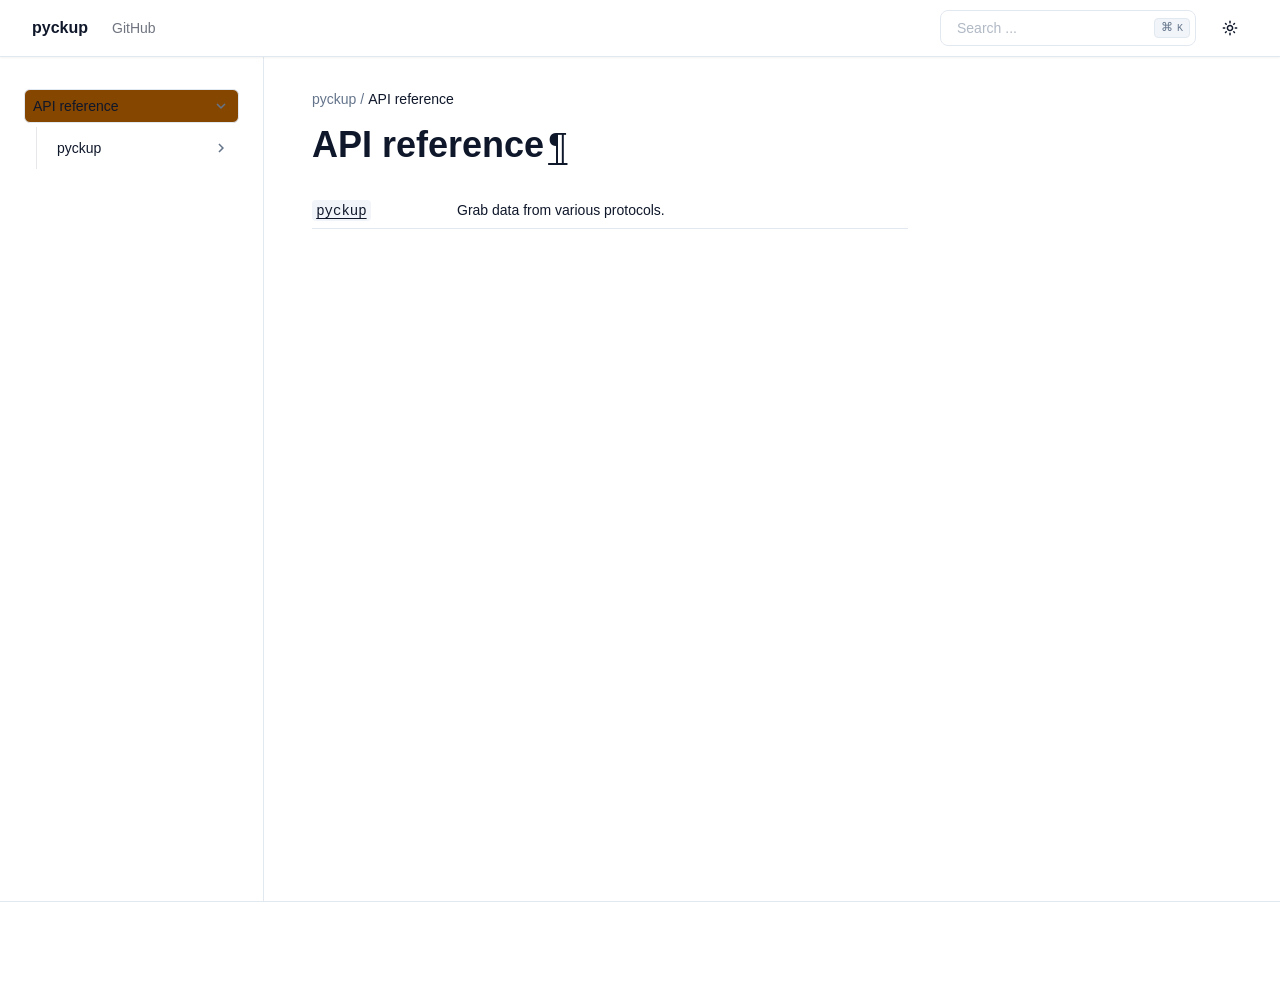
<file: api.html>
<!DOCTYPE html>

<html :class="{ 'dark' : darkMode === true }" data-content_root="./" lang="en" x-data="{ darkMode: $persist(window.matchMedia('(prefers-color-scheme: dark)').matches), activeSection: ''}">
<head>
<script>
    (function () {
      // Set initial color scheme
      if ((localStorage.getItem("_x_darkMode") === "true") || (window.matchMedia("(prefers-color-scheme: dark)").matches)) {
        document.documentElement.classList.add("dark");
      }

      // Watch for media preference changes
      window.matchMedia("(prefers-color-scheme: dark)").addEventListener("change", (event) => {
        localStorage.setItem("_x_darkMode", event.matches);
        document.documentElement.classList.toggle("dark", event.matches);
      });
    })();
  </script>
<meta content="width=device-width, initial-scale=1.0" name="viewport"/>
<meta charset="utf-8"/>
<meta content="#ffffff" media="(prefers-color-scheme: light)" name="theme-color"/>
<meta content="#030711" media="(prefers-color-scheme: dark)" name="theme-color"/>
<meta content="width=device-width, initial-scale=1" name="viewport"/>
<link href="api.html.md" rel="alternate" type="text/markdown"/>
<link href="llms.txt" rel="describedby" type="text/markdown"/>
<link href="api.html.md" rel="alternate" type="text/markdown"/>
<link href="llms.txt" rel="describedby"/>
<title>API reference | pyckup</title>
<meta content="API reference | pyckup" property="og:title"/>
<meta content="API reference | pyckup" name="twitter:title"/>
<link href="_static/pygments.css?v=d75fae25" rel="stylesheet" type="text/css"/>
<link href="_static/theme.css?v=009055c6" rel="stylesheet" type="text/css"/>
<link href="_static/sphinx_autodoc_typehints.css?v=057ac668" rel="stylesheet" type="text/css"/>
<link href="_static/copybutton.css?v=76b2166b" rel="stylesheet" type="text/css"/>
<link href="_static/epythet.css?v=eff8a69f" rel="stylesheet" type="text/css"/>
<link href="search.html" rel="search" title="Search"/>
<link href="genindex.html" rel="index" title="Index"/>
<link href="_autosummary/pyckup.html" rel="next" title="pyckup"/>
<link href="index.html" rel="prev" title="pyckup"/>
</head>
<body :class="{ 'overflow-hidden': showSidebar }" class="min-h-screen font-sans antialiased bg-background text-foreground" x-data="{ showSidebar: false, showScrollTop: false }">
<div @click.self="showSidebar = false" class="fixed inset-0 z-50 overflow-hidden bg-background/80 backdrop-blur-sm md:hidden" x-cloak="" x-show="showSidebar"></div><div class="relative flex flex-col min-h-screen" id="page"><a class="absolute top-0 left-0 z-[100] block bg-background p-4 text-xl transition -translate-x-full opacity-0 focus:translate-x-0 focus:opacity-100" href="#content">
      Skip to content
    </a><header class="sticky top-0 z-40 w-full border-b shadow-xs border-border bg-background/90 backdrop-blur"><div class="container flex items-center h-14">
<div class="hidden mr-4 md:flex">
<a class="flex items-center mr-6" href="index.html"><span class="hidden font-bold sm:inline-block text-clip whitespace-nowrap">pyckup</span>
</a><nav class="flex items-center gap-6 text-sm font-medium">
<a class="transition-colors hover:text-foreground/80 text-foreground/60" href="https://github.com/i2mint/pyckup" rel="noopener nofollow">GitHub</a>
</nav></div><button @click="showSidebar = true" class="inline-flex items-center justify-center h-10 px-0 py-2 mr-2 text-base font-medium transition-colors rounded-md hover:text-accent-foreground hover:bg-transparent md:hidden" type="button">
<svg aria-hidden="true" fill="currentColor" height="24" viewbox="0 96 960 960" width="24" xmlns="http://www.w3.org/2000/svg">
<path d="M152.587 825.087q-19.152 0-32.326-13.174t-13.174-32.326q0-19.152 13.174-32.326t32.326-13.174h440q19.152 0 32.326 13.174t13.174 32.326q0 19.152-13.174 32.326t-32.326 13.174h-440Zm0-203.587q-19.152 0-32.326-13.174T107.087 576q0-19.152 13.174-32.326t32.326-13.174h320q19.152 0 32.326 13.174T518.087 576q0 19.152-13.174 32.326T472.587 621.5h-320Zm0-203.587q-19.152 0-32.326-13.174t-13.174-32.326q0-19.152 13.174-32.326t32.326-13.174h440q19.152 0 32.326 13.174t13.174 32.326q0 19.152-13.174 32.326t-32.326 13.174h-440ZM708.913 576l112.174 112.174q12.674 12.674 12.674 31.826t-12.674 31.826Q808.413 764.5 789.261 764.5t-31.826-12.674l-144-144Q600 594.391 600 576t13.435-31.826l144-144q12.674-12.674 31.826-12.674t31.826 12.674q12.674 12.674 12.674 31.826t-12.674 31.826L708.913 576Z"></path>
</svg>
<span class="sr-only">Toggle navigation menu</span>
</button>
<div class="flex items-center justify-between flex-1 gap-2 sm:gap-4 md:justify-end">
<div class="flex-1 w-full md:w-auto md:flex-none"><form @keydown.k.window.meta="$refs.search.focus()" action="search.html" class="relative flex items-center group" id="searchbox" method="get">
<input aria-label="Search the docs" class="inline-flex items-center font-medium transition-colors bg-transparent focus-visible:outline-none focus-visible:ring-2 focus-visible:ring-ring focus-visible:ring-offset-2 ring-offset-background border border-input hover:bg-accent focus:bg-accent hover:text-accent-foreground focus:text-accent-foreground hover:placeholder-accent-foreground py-2 px-4 relative h-9 w-full justify-start rounded-[0.5rem] text-sm text-muted-foreground sm:pr-12 md:w-40 lg:w-64" id="search-input" name="q" placeholder="Search ..." type="search" x-ref="search"/>
<kbd class="pointer-events-none absolute right-1.5 top-2 hidden h-5 select-none text-muted-foreground items-center gap-1 rounded border border-border bg-muted px-1.5 font-mono text-[10px] font-medium opacity-100 sm:flex group-hover:bg-accent group-hover:text-accent-foreground">
<span class="text-xs">⌘</span>
    K
  </kbd>
</form>
</div>
<nav class="flex items-center gap-1">
<button @click="darkMode = !darkMode" class="relative inline-flex items-center justify-center px-0 text-sm font-medium transition-colors rounded-md hover:bg-accent hover:text-accent-foreground h-9 w-9" title="Toggle color scheme" type="button">
<svg class="absolute transition-all scale-100 rotate-0 dark:-rotate-90 dark:scale-0" fill="currentColor" height="16" viewbox="0 96 960 960" width="16" xmlns="http://www.w3.org/2000/svg">
<path d="M480 685q45.456 0 77.228-31.772Q589 621.456 589 576q0-45.456-31.772-77.228Q525.456 467 480 467q-45.456 0-77.228 31.772Q371 530.544 371 576q0 45.456 31.772 77.228Q434.544 685 480 685Zm0 91q-83 0-141.5-58.5T280 576q0-83 58.5-141.5T480 376q83 0 141.5 58.5T680 576q0 83-58.5 141.5T480 776ZM80 621.5q-19.152 0-32.326-13.174T34.5 576q0-19.152 13.174-32.326T80 530.5h80q19.152 0 32.326 13.174T205.5 576q0 19.152-13.174 32.326T160 621.5H80Zm720 0q-19.152 0-32.326-13.174T754.5 576q0-19.152 13.174-32.326T800 530.5h80q19.152 0 32.326 13.174T925.5 576q0 19.152-13.174 32.326T880 621.5h-80Zm-320-320q-19.152 0-32.326-13.174T434.5 256v-80q0-19.152 13.174-32.326T480 130.5q19.152 0 32.326 13.174T525.5 176v80q0 19.152-13.174 32.326T480 301.5Zm0 720q-19.152 0-32.326-13.17Q434.5 995.152 434.5 976v-80q0-19.152 13.174-32.326T480 850.5q19.152 0 32.326 13.174T525.5 896v80q0 19.152-13.174 32.33-13.174 13.17-32.326 13.17ZM222.174 382.065l-43-42Q165.5 327.391 166 308.239t13.174-33.065q13.435-13.674 32.587-13.674t32.065 13.674l42.239 43q12.674 13.435 12.555 31.706-.12 18.272-12.555 31.946-12.674 13.674-31.445 13.413-18.772-.261-32.446-13.174Zm494 494.761-42.239-43q-12.674-13.435-12.674-32.087t12.674-31.565Q686.609 756.5 705.38 757q18.772.5 32.446 13.174l43 41.761Q794.5 824.609 794 843.761t-13.174 33.065Q767.391 890.5 748.239 890.5t-32.065-13.674Zm-42-494.761Q660.5 369.391 661 350.62q.5-18.772 13.174-32.446l41.761-43Q728.609 261.5 747.761 262t33.065 13.174q13.674 13.435 13.674 32.587t-13.674 32.065l-43 42.239q-13.435 12.674-31.706 12.555-18.272-.12-31.946-12.555Zm-495 494.761Q165.5 863.391 165.5 844.239t13.674-32.065l43-42.239q13.435-12.674 32.087-12.674t31.565 12.674Q299.5 782.609 299 801.38q-.5 18.772-13.174 32.446l-41.761 43Q231.391 890.5 212.239 890t-33.065-13.174ZM480 576Z"></path>
</svg>
<svg class="absolute transition-all scale-0 rotate-90 dark:rotate-0 dark:scale-100" fill="currentColor" height="16" viewbox="0 96 960 960" width="16" xmlns="http://www.w3.org/2000/svg">
<path d="M480 936q-151 0-255.5-104.5T120 576q0-138 90-239.5T440 218q25-3 39 18t-1 44q-17 26-25.5 55t-8.5 61q0 90 63 153t153 63q31 0 61.5-9t54.5-25q21-14 43-1.5t19 39.5q-14 138-117.5 229T480 936Zm0-80q88 0 158-48.5T740 681q-20 5-40 8t-40 3q-123 0-209.5-86.5T364 396q0-20 3-40t8-40q-78 32-126.5 102T200 576q0 116 82 198t198 82Zm-10-270Z"></path>
</svg>
</button>
</nav>
</div>
</div>
</header>
<div class="flex-1"><div class="container md:grid md:grid-cols-[220px_minmax(0,1fr)] md:gap-6 lg:grid-cols-[240px_minmax(0,1fr)] lg:gap-10"><aside :aria-hidden="!showSidebar" :class="{ 'translate-x-0': showSidebar }" class="fixed inset-y-0 left-0 md:top-14 z-50 md:z-30 bg-background md:bg-transparent transition-all duration-100 -translate-x-full md:translate-x-0 ml-0 p-6 md:p-0 md:-ml-2 md:h-[calc(100vh-3.5rem)] w-5/6 md:w-full overflow-y-auto border-r border-border md:sticky" id="left-sidebar">
<a class="justify-start text-sm md:!hidden bg-background" href="index.html"><span class="font-bold text-clip whitespace-nowrap">pyckup</span>
</a>
<div class="relative overflow-hidden md:overflow-auto my-4 md:my-0">
<div class="overflow-y-auto h-full w-full relative pr-6"><nav class="flex md:hidden flex-col font-medium mt-4">
<a href="https://github.com/i2mint/pyckup" rel="nofollow noopener">GitHub</a>
</nav><nav class="table w-full min-w-full my-6 lg:my-8">
<ul class="current">
<li class="toctree-l1 current" x-data="{ expanded: $el.classList.contains('current') ? true : false }"><a :class="{ 'expanded' : expanded }" @click="expanded = !expanded" class="current reference internal expandable" href="#">API reference<button @click.prevent.stop="expanded = !expanded" type="button" x-cloak=""><span class="sr-only"></span><svg fill="currentColor" height="18px" stroke="none" viewbox="0 0 24 24" width="18px" xmlns="http://www.w3.org/2000/svg"><path d="M10 6L8.59 7.41 13.17 12l-4.58 4.59L10 18l6-6z"></path></svg></button></a><ul x-cloak="" x-show="expanded">
<li class="toctree-l2" x-data="{ expanded: $el.classList.contains('current') ? true : false }"><a :class="{ 'expanded' : expanded }" @click="expanded = !expanded" class="reference internal expandable" href="_autosummary/pyckup.html">pyckup<button @click.prevent.stop="expanded = !expanded" type="button" x-cloak=""><span class="sr-only"></span><svg fill="currentColor" height="18px" stroke="none" viewbox="0 0 24 24" width="18px" xmlns="http://www.w3.org/2000/svg"><path d="M10 6L8.59 7.41 13.17 12l-4.58 4.59L10 18l6-6z"></path></svg></button></a><ul x-cloak="" x-show="expanded">
<li class="toctree-l3"><a class="reference internal" href="_autosummary/pyckup.base.html">pyckup.base</a></li>
<li class="toctree-l3"><a class="reference internal" href="_autosummary/pyckup.sources.html">pyckup.sources</a></li>
<li class="toctree-l3"><a class="reference internal" href="_autosummary/pyckup.util.html">pyckup.util</a></li>
</ul>
</li>
</ul>
</li>
</ul>
</nav>
</div>
</div>
<button @click="showSidebar = false" class="absolute md:hidden right-4 top-4 rounded-sm opacity-70 transition-opacity hover:opacity-100" type="button">
<svg class="h-4 w-4" fill="currentColor" height="24" stroke="none" viewbox="0 96 960 960" width="24" xmlns="http://www.w3.org/2000/svg">
<path d="M480 632 284 828q-11 11-28 11t-28-11q-11-11-11-28t11-28l196-196-196-196q-11-11-11-28t11-28q11-11 28-11t28 11l196 196 196-196q11-11 28-11t28 11q11 11 11 28t-11 28L536 576l196 196q11 11 11 28t-11 28q-11 11-28 11t-28-11L480 632Z"></path>
</svg>
</button>
</aside>
<main class="relative py-6 lg:gap-10 lg:py-8 xl:grid xl:grid-cols-[1fr_300px]">
<div class="w-full min-w-0 mx-auto">
<nav aria-label="breadcrumbs" class="flex items-center mb-4 space-x-1 text-sm text-muted-foreground">
<a class="overflow-hidden text-ellipsis whitespace-nowrap hover:text-foreground" href="index.html">
<span class="hidden md:inline">pyckup</span>
<svg aria-label="Home" class="md:hidden" fill="currentColor" height="18" stroke="none" viewbox="0 96 960 960" width="18" xmlns="http://www.w3.org/2000/svg">
<path d="M240 856h120V616h240v240h120V496L480 316 240 496v360Zm-80 80V456l320-240 320 240v480H520V696h-80v240H160Zm320-350Z"></path>
</svg>
</a>
<div class="mr-1">/</div><span aria-current="page" class="font-medium text-foreground overflow-hidden text-ellipsis whitespace-nowrap">API reference</span>
</nav>
<div id="content" role="main">
<section id="api-reference">
<h1>API reference<a @click.prevent="window.navigator.clipboard.writeText($el.href); $el.setAttribute('data-tooltip', 'Copied!'); setTimeout(() =&gt; $el.setAttribute('data-tooltip', 'Copy link to this element'), 2000)" aria-label="Copy link to this element" class="headerlink" data-tooltip="Copy link to this element" href="#api-reference">¶</a></h1>
<table class="autosummary longtable docutils align-default">
<tbody>
<tr class="row-odd"><td><p><a class="reference internal" href="_autosummary/pyckup.html#module-pyckup" title="pyckup"><code class="xref py py-obj docutils literal notranslate"><span class="pre">pyckup</span></code></a></p></td>
<td><p>Grab data from various protocols.</p></td>
</tr>
</tbody>
</table>
</section>
</div></div>
</main>
</div>
</div><footer class="py-6 border-t border-border md:py-0">
<div class="container flex flex-col items-center justify-between gap-4 md:h-24 md:flex-row">
<div class="flex flex-col items-center gap-4 px-8 md:flex-row md:gap-2 md:px-0">
<p class="text-sm leading-loose text-center text-muted-foreground md:text-left"></p>
</div>
</div>
</footer>
</div>
<script src="_static/documentation_options.js?v=92734c54"></script>
<script src="_static/doctools.js?v=fd6eb6e6"></script>
<script src="_static/sphinx_highlight.js?v=6ffebe34"></script>
<script src="_static/clipboard.min.js?v=a7894cd8"></script>
<script src="_static/copybutton.js?v=fd10adb8"></script>
<script defer="defer" src="_static/theme.js?v=49cc6205"></script>
</body>
</html>
</file>
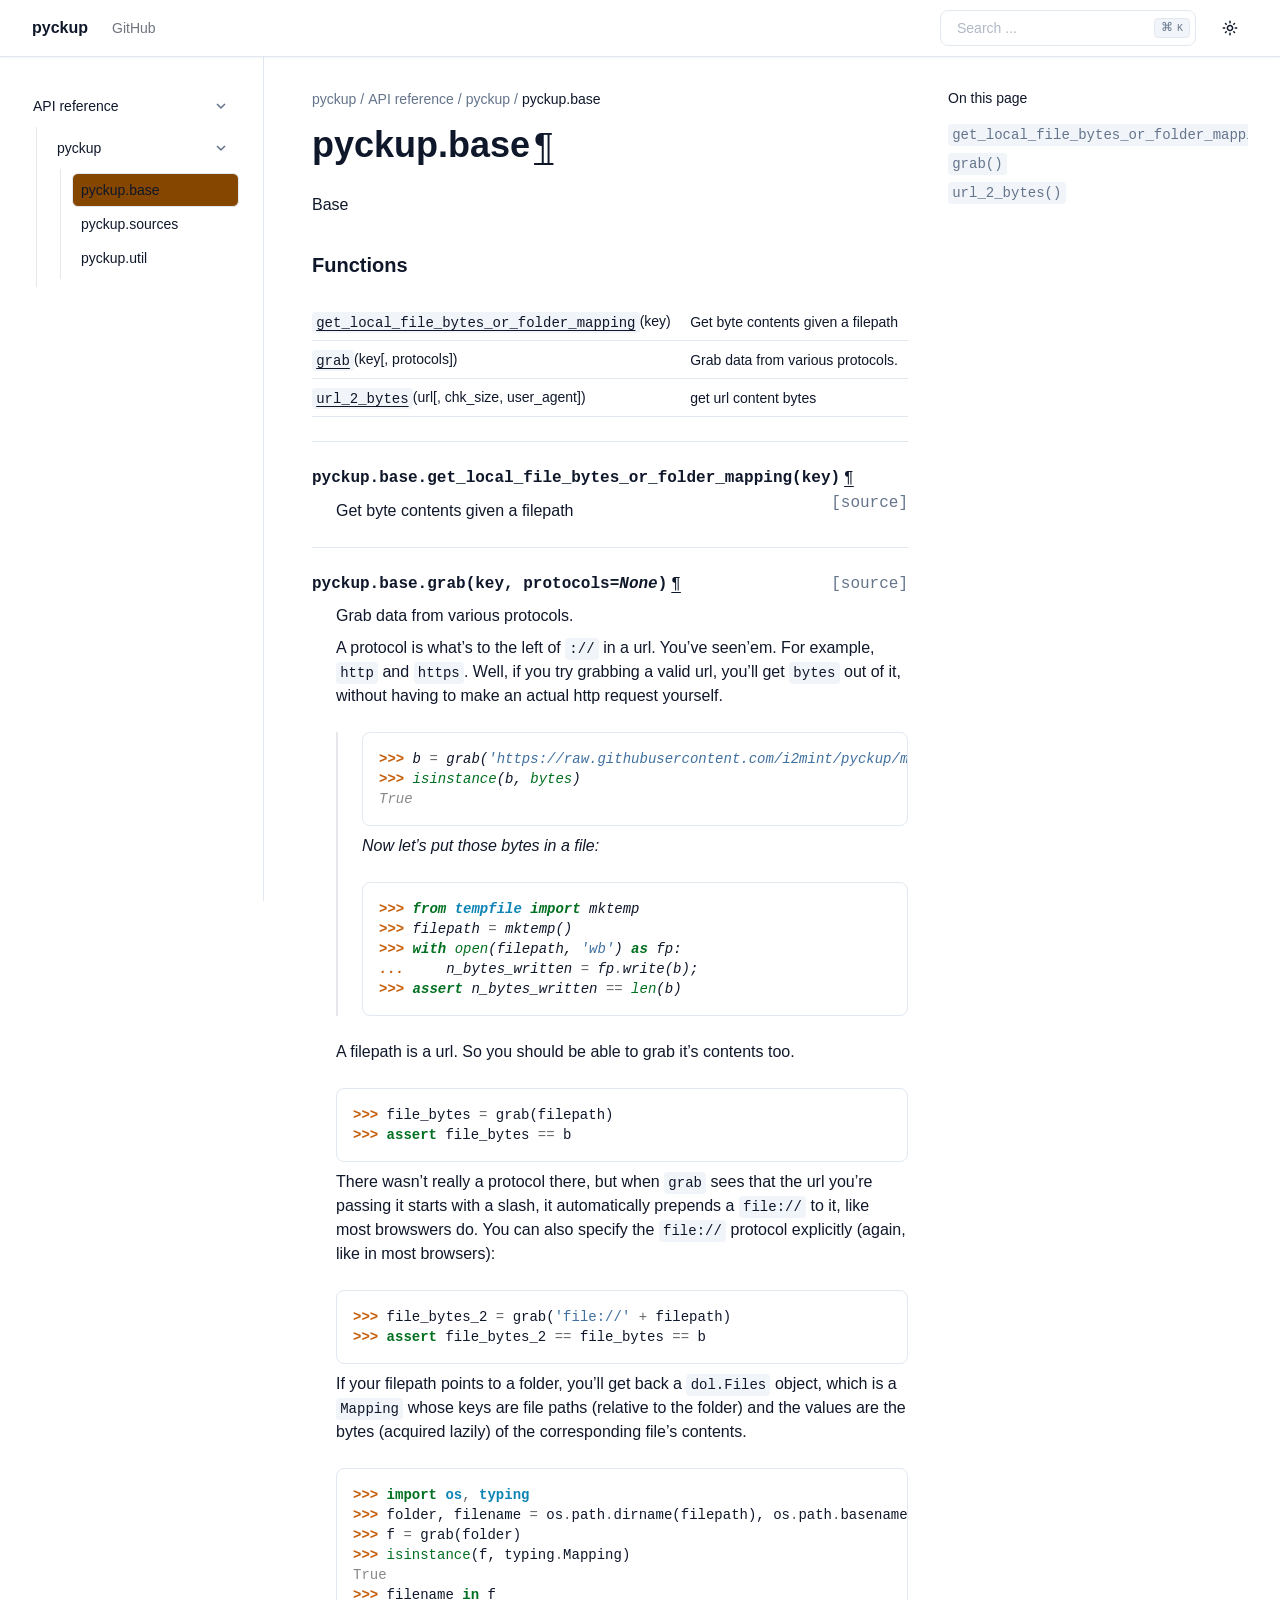
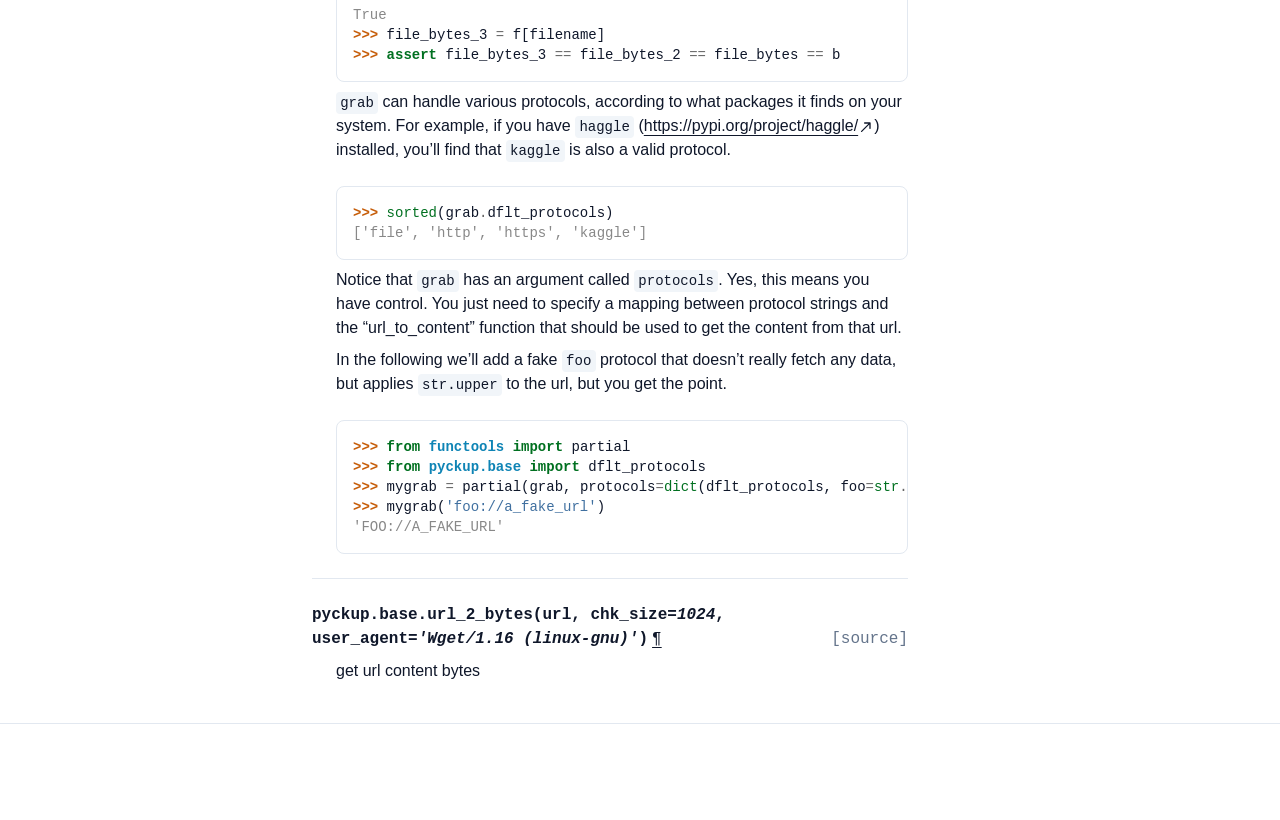
<file: _autosummary/pyckup.base.html>
<!DOCTYPE html>

<html :class="{ 'dark' : darkMode === true }" data-content_root="../" lang="en" x-data="{ darkMode: $persist(window.matchMedia('(prefers-color-scheme: dark)').matches), activeSection: ''}">
<head>
<script>
    (function () {
      // Set initial color scheme
      if ((localStorage.getItem("_x_darkMode") === "true") || (window.matchMedia("(prefers-color-scheme: dark)").matches)) {
        document.documentElement.classList.add("dark");
      }

      // Watch for media preference changes
      window.matchMedia("(prefers-color-scheme: dark)").addEventListener("change", (event) => {
        localStorage.setItem("_x_darkMode", event.matches);
        document.documentElement.classList.toggle("dark", event.matches);
      });
    })();
  </script>
<meta content="width=device-width, initial-scale=1.0" name="viewport"/>
<meta charset="utf-8"/>
<meta content="#ffffff" media="(prefers-color-scheme: light)" name="theme-color"/>
<meta content="#030711" media="(prefers-color-scheme: dark)" name="theme-color"/>
<meta content="width=device-width, initial-scale=1" name="viewport"/>
<link href="pyckup.base.html.md" rel="alternate" type="text/markdown"/>
<link href="../llms.txt" rel="describedby" type="text/markdown"/>
<link href="pyckup.base.html.md" rel="alternate" type="text/markdown"/>
<link href="llms.txt" rel="describedby"/>
<title>pyckup.base | pyckup</title>
<meta content="pyckup.base | pyckup" property="og:title"/>
<meta content="pyckup.base | pyckup" name="twitter:title"/>
<link href="../_static/pygments.css?v=d75fae25" rel="stylesheet" type="text/css"/>
<link href="../_static/theme.css?v=009055c6" rel="stylesheet" type="text/css"/>
<link href="../_static/sphinx_autodoc_typehints.css?v=057ac668" rel="stylesheet" type="text/css"/>
<link href="../_static/copybutton.css?v=76b2166b" rel="stylesheet" type="text/css"/>
<link href="../_static/epythet.css?v=eff8a69f" rel="stylesheet" type="text/css"/>
<link href="../search.html" rel="search" title="Search"/>
<link href="../genindex.html" rel="index" title="Index"/>
<link href="pyckup.sources.html" rel="next" title="pyckup.sources"/>
<link href="pyckup.html" rel="prev" title="pyckup"/>
</head>
<body :class="{ 'overflow-hidden': showSidebar }" class="min-h-screen font-sans antialiased bg-background text-foreground" x-data="{ showSidebar: false, showScrollTop: false }">
<div @click.self="showSidebar = false" class="fixed inset-0 z-50 overflow-hidden bg-background/80 backdrop-blur-sm md:hidden" x-cloak="" x-show="showSidebar"></div><div class="relative flex flex-col min-h-screen" id="page"><a class="absolute top-0 left-0 z-[100] block bg-background p-4 text-xl transition -translate-x-full opacity-0 focus:translate-x-0 focus:opacity-100" href="#content">
      Skip to content
    </a><header class="sticky top-0 z-40 w-full border-b shadow-xs border-border bg-background/90 backdrop-blur"><div class="container flex items-center h-14">
<div class="hidden mr-4 md:flex">
<a class="flex items-center mr-6" href="../index.html"><span class="hidden font-bold sm:inline-block text-clip whitespace-nowrap">pyckup</span>
</a><nav class="flex items-center gap-6 text-sm font-medium">
<a class="transition-colors hover:text-foreground/80 text-foreground/60" href="https://github.com/i2mint/pyckup" rel="noopener nofollow">GitHub</a>
</nav></div><button @click="showSidebar = true" class="inline-flex items-center justify-center h-10 px-0 py-2 mr-2 text-base font-medium transition-colors rounded-md hover:text-accent-foreground hover:bg-transparent md:hidden" type="button">
<svg aria-hidden="true" fill="currentColor" height="24" viewbox="0 96 960 960" width="24" xmlns="http://www.w3.org/2000/svg">
<path d="M152.587 825.087q-19.152 0-32.326-13.174t-13.174-32.326q0-19.152 13.174-32.326t32.326-13.174h440q19.152 0 32.326 13.174t13.174 32.326q0 19.152-13.174 32.326t-32.326 13.174h-440Zm0-203.587q-19.152 0-32.326-13.174T107.087 576q0-19.152 13.174-32.326t32.326-13.174h320q19.152 0 32.326 13.174T518.087 576q0 19.152-13.174 32.326T472.587 621.5h-320Zm0-203.587q-19.152 0-32.326-13.174t-13.174-32.326q0-19.152 13.174-32.326t32.326-13.174h440q19.152 0 32.326 13.174t13.174 32.326q0 19.152-13.174 32.326t-32.326 13.174h-440ZM708.913 576l112.174 112.174q12.674 12.674 12.674 31.826t-12.674 31.826Q808.413 764.5 789.261 764.5t-31.826-12.674l-144-144Q600 594.391 600 576t13.435-31.826l144-144q12.674-12.674 31.826-12.674t31.826 12.674q12.674 12.674 12.674 31.826t-12.674 31.826L708.913 576Z"></path>
</svg>
<span class="sr-only">Toggle navigation menu</span>
</button>
<div class="flex items-center justify-between flex-1 gap-2 sm:gap-4 md:justify-end">
<div class="flex-1 w-full md:w-auto md:flex-none"><form @keydown.k.window.meta="$refs.search.focus()" action="../search.html" class="relative flex items-center group" id="searchbox" method="get">
<input aria-label="Search the docs" class="inline-flex items-center font-medium transition-colors bg-transparent focus-visible:outline-none focus-visible:ring-2 focus-visible:ring-ring focus-visible:ring-offset-2 ring-offset-background border border-input hover:bg-accent focus:bg-accent hover:text-accent-foreground focus:text-accent-foreground hover:placeholder-accent-foreground py-2 px-4 relative h-9 w-full justify-start rounded-[0.5rem] text-sm text-muted-foreground sm:pr-12 md:w-40 lg:w-64" id="search-input" name="q" placeholder="Search ..." type="search" x-ref="search"/>
<kbd class="pointer-events-none absolute right-1.5 top-2 hidden h-5 select-none text-muted-foreground items-center gap-1 rounded border border-border bg-muted px-1.5 font-mono text-[10px] font-medium opacity-100 sm:flex group-hover:bg-accent group-hover:text-accent-foreground">
<span class="text-xs">⌘</span>
    K
  </kbd>
</form>
</div>
<nav class="flex items-center gap-1">
<button @click="darkMode = !darkMode" class="relative inline-flex items-center justify-center px-0 text-sm font-medium transition-colors rounded-md hover:bg-accent hover:text-accent-foreground h-9 w-9" title="Toggle color scheme" type="button">
<svg class="absolute transition-all scale-100 rotate-0 dark:-rotate-90 dark:scale-0" fill="currentColor" height="16" viewbox="0 96 960 960" width="16" xmlns="http://www.w3.org/2000/svg">
<path d="M480 685q45.456 0 77.228-31.772Q589 621.456 589 576q0-45.456-31.772-77.228Q525.456 467 480 467q-45.456 0-77.228 31.772Q371 530.544 371 576q0 45.456 31.772 77.228Q434.544 685 480 685Zm0 91q-83 0-141.5-58.5T280 576q0-83 58.5-141.5T480 376q83 0 141.5 58.5T680 576q0 83-58.5 141.5T480 776ZM80 621.5q-19.152 0-32.326-13.174T34.5 576q0-19.152 13.174-32.326T80 530.5h80q19.152 0 32.326 13.174T205.5 576q0 19.152-13.174 32.326T160 621.5H80Zm720 0q-19.152 0-32.326-13.174T754.5 576q0-19.152 13.174-32.326T800 530.5h80q19.152 0 32.326 13.174T925.5 576q0 19.152-13.174 32.326T880 621.5h-80Zm-320-320q-19.152 0-32.326-13.174T434.5 256v-80q0-19.152 13.174-32.326T480 130.5q19.152 0 32.326 13.174T525.5 176v80q0 19.152-13.174 32.326T480 301.5Zm0 720q-19.152 0-32.326-13.17Q434.5 995.152 434.5 976v-80q0-19.152 13.174-32.326T480 850.5q19.152 0 32.326 13.174T525.5 896v80q0 19.152-13.174 32.33-13.174 13.17-32.326 13.17ZM222.174 382.065l-43-42Q165.5 327.391 166 308.239t13.174-33.065q13.435-13.674 32.587-13.674t32.065 13.674l42.239 43q12.674 13.435 12.555 31.706-.12 18.272-12.555 31.946-12.674 13.674-31.445 13.413-18.772-.261-32.446-13.174Zm494 494.761-42.239-43q-12.674-13.435-12.674-32.087t12.674-31.565Q686.609 756.5 705.38 757q18.772.5 32.446 13.174l43 41.761Q794.5 824.609 794 843.761t-13.174 33.065Q767.391 890.5 748.239 890.5t-32.065-13.674Zm-42-494.761Q660.5 369.391 661 350.62q.5-18.772 13.174-32.446l41.761-43Q728.609 261.5 747.761 262t33.065 13.174q13.674 13.435 13.674 32.587t-13.674 32.065l-43 42.239q-13.435 12.674-31.706 12.555-18.272-.12-31.946-12.555Zm-495 494.761Q165.5 863.391 165.5 844.239t13.674-32.065l43-42.239q13.435-12.674 32.087-12.674t31.565 12.674Q299.5 782.609 299 801.38q-.5 18.772-13.174 32.446l-41.761 43Q231.391 890.5 212.239 890t-33.065-13.174ZM480 576Z"></path>
</svg>
<svg class="absolute transition-all scale-0 rotate-90 dark:rotate-0 dark:scale-100" fill="currentColor" height="16" viewbox="0 96 960 960" width="16" xmlns="http://www.w3.org/2000/svg">
<path d="M480 936q-151 0-255.5-104.5T120 576q0-138 90-239.5T440 218q25-3 39 18t-1 44q-17 26-25.5 55t-8.5 61q0 90 63 153t153 63q31 0 61.5-9t54.5-25q21-14 43-1.5t19 39.5q-14 138-117.5 229T480 936Zm0-80q88 0 158-48.5T740 681q-20 5-40 8t-40 3q-123 0-209.5-86.5T364 396q0-20 3-40t8-40q-78 32-126.5 102T200 576q0 116 82 198t198 82Zm-10-270Z"></path>
</svg>
</button>
</nav>
</div>
</div>
</header>
<div class="flex-1"><div class="container md:grid md:grid-cols-[220px_minmax(0,1fr)] md:gap-6 lg:grid-cols-[240px_minmax(0,1fr)] lg:gap-10"><aside :aria-hidden="!showSidebar" :class="{ 'translate-x-0': showSidebar }" class="fixed inset-y-0 left-0 md:top-14 z-50 md:z-30 bg-background md:bg-transparent transition-all duration-100 -translate-x-full md:translate-x-0 ml-0 p-6 md:p-0 md:-ml-2 md:h-[calc(100vh-3.5rem)] w-5/6 md:w-full overflow-y-auto border-r border-border md:sticky" id="left-sidebar">
<a class="justify-start text-sm md:!hidden bg-background" href="../index.html"><span class="font-bold text-clip whitespace-nowrap">pyckup</span>
</a>
<div class="relative overflow-hidden md:overflow-auto my-4 md:my-0">
<div class="overflow-y-auto h-full w-full relative pr-6"><nav class="flex md:hidden flex-col font-medium mt-4">
<a href="https://github.com/i2mint/pyckup" rel="nofollow noopener">GitHub</a>
</nav><nav class="table w-full min-w-full my-6 lg:my-8">
<ul class="current">
<li class="toctree-l1 current" x-data="{ expanded: $el.classList.contains('current') ? true : false }"><a :class="{ 'expanded' : expanded }" @click="expanded = !expanded" class="reference internal expandable" href="../api.html">API reference<button @click.prevent.stop="expanded = !expanded" type="button" x-cloak=""><span class="sr-only"></span><svg fill="currentColor" height="18px" stroke="none" viewbox="0 0 24 24" width="18px" xmlns="http://www.w3.org/2000/svg"><path d="M10 6L8.59 7.41 13.17 12l-4.58 4.59L10 18l6-6z"></path></svg></button></a><ul class="current" x-show="expanded">
<li class="toctree-l2 current" x-data="{ expanded: $el.classList.contains('current') ? true : false }"><a :class="{ 'expanded' : expanded }" @click="expanded = !expanded" class="reference internal expandable" href="pyckup.html">pyckup<button @click.prevent.stop="expanded = !expanded" type="button" x-cloak=""><span class="sr-only"></span><svg fill="currentColor" height="18px" stroke="none" viewbox="0 0 24 24" width="18px" xmlns="http://www.w3.org/2000/svg"><path d="M10 6L8.59 7.41 13.17 12l-4.58 4.59L10 18l6-6z"></path></svg></button></a><ul class="current" x-show="expanded">
<li class="toctree-l3 current"><a class="current reference internal" href="#">pyckup.base</a></li>
<li class="toctree-l3"><a class="reference internal" href="pyckup.sources.html">pyckup.sources</a></li>
<li class="toctree-l3"><a class="reference internal" href="pyckup.util.html">pyckup.util</a></li>
</ul>
</li>
</ul>
</li>
</ul>
</nav>
</div>
</div>
<button @click="showSidebar = false" class="absolute md:hidden right-4 top-4 rounded-sm opacity-70 transition-opacity hover:opacity-100" type="button">
<svg class="h-4 w-4" fill="currentColor" height="24" stroke="none" viewbox="0 96 960 960" width="24" xmlns="http://www.w3.org/2000/svg">
<path d="M480 632 284 828q-11 11-28 11t-28-11q-11-11-11-28t11-28l196-196-196-196q-11-11-11-28t11-28q11-11 28-11t28 11l196 196 196-196q11-11 28-11t28 11q11 11 11 28t-11 28L536 576l196 196q11 11 11 28t-11 28q-11 11-28 11t-28-11L480 632Z"></path>
</svg>
</button>
</aside>
<main class="relative py-6 lg:gap-10 lg:py-8 xl:grid xl:grid-cols-[1fr_300px]">
<div class="w-full min-w-0 mx-auto">
<nav aria-label="breadcrumbs" class="flex items-center mb-4 space-x-1 text-sm text-muted-foreground">
<a class="overflow-hidden text-ellipsis whitespace-nowrap hover:text-foreground" href="../index.html">
<span class="hidden md:inline">pyckup</span>
<svg aria-label="Home" class="md:hidden" fill="currentColor" height="18" stroke="none" viewbox="0 96 960 960" width="18" xmlns="http://www.w3.org/2000/svg">
<path d="M240 856h120V616h240v240h120V496L480 316 240 496v360Zm-80 80V456l320-240 320 240v480H520V696h-80v240H160Zm320-350Z"></path>
</svg>
</a>
<div class="mr-1">/</div><a class="hover:text-foreground overflow-hidden text-ellipsis whitespace-nowrap" href="../api.html">API reference</a>
<div class="mr-1">/</div><a class="hover:text-foreground overflow-hidden text-ellipsis whitespace-nowrap" href="pyckup.html">pyckup</a>
<div class="mr-1">/</div><span aria-current="page" class="font-medium text-foreground overflow-hidden text-ellipsis whitespace-nowrap">pyckup.base</span>
</nav>
<div id="content" role="main">
<section id="module-pyckup.base">
<span id="pyckup-base"></span><h1>pyckup.base<a @click.prevent="window.navigator.clipboard.writeText($el.href); $el.setAttribute('data-tooltip', 'Copied!'); setTimeout(() =&gt; $el.setAttribute('data-tooltip', 'Copy link to this element'), 2000)" aria-label="Copy link to this element" class="headerlink" data-tooltip="Copy link to this element" href="#module-pyckup.base">¶</a></h1>
<p>Base</p>
<p class="rubric">Functions</p>
<table class="autosummary longtable docutils align-default">
<tbody>
<tr class="row-odd"><td><p><a class="reference internal" href="#pyckup.base.get_local_file_bytes_or_folder_mapping" title="pyckup.base.get_local_file_bytes_or_folder_mapping"><code class="xref py py-obj docutils literal notranslate"><span class="pre">get_local_file_bytes_or_folder_mapping</span></code></a>(key)</p></td>
<td><p>Get byte contents given a filepath</p></td>
</tr>
<tr class="row-even"><td><p><a class="reference internal" href="#pyckup.base.grab" title="pyckup.base.grab"><code class="xref py py-obj docutils literal notranslate"><span class="pre">grab</span></code></a>(key[, protocols])</p></td>
<td><p>Grab data from various protocols.</p></td>
</tr>
<tr class="row-odd"><td><p><a class="reference internal" href="#pyckup.base.url_2_bytes" title="pyckup.base.url_2_bytes"><code class="xref py py-obj docutils literal notranslate"><span class="pre">url_2_bytes</span></code></a>(url[, chk_size, user_agent])</p></td>
<td><p>get url content bytes</p></td>
</tr>
</tbody>
</table>
<dl class="py function">
<dt class="sig sig-object py" id="pyckup.base.get_local_file_bytes_or_folder_mapping">
<span class="sig-prename descclassname"><span class="pre">pyckup.base.</span></span><span class="sig-name descname"><span class="pre">get_local_file_bytes_or_folder_mapping</span></span><span class="sig-paren">(</span><em class="sig-param"><span class="n"><span class="pre">key</span></span></em><span class="sig-paren">)</span><a class="reference internal" href="../_modules/pyckup/base.html#get_local_file_bytes_or_folder_mapping"><span class="viewcode-link"><span class="pre">[source]</span></span></a><a @click.prevent="window.navigator.clipboard.writeText($el.href); $el.setAttribute('data-tooltip', 'Copied!'); setTimeout(() =&gt; $el.setAttribute('data-tooltip', 'Copy link to this element'), 2000)" aria-label="Copy link to this element" class="headerlink" data-tooltip="Copy link to this element" href="#pyckup.base.get_local_file_bytes_or_folder_mapping" x-intersect.margin.0%.0%.-70%.0%="activeSection = '#pyckup.base.get_local_file_bytes_or_folder_mapping'">¶</a></dt>
<dd><p>Get byte contents given a filepath</p>
</dd></dl>
<dl class="py function">
<dt class="sig sig-object py" id="pyckup.base.grab">
<span class="sig-prename descclassname"><span class="pre">pyckup.base.</span></span><span class="sig-name descname"><span class="pre">grab</span></span><span class="sig-paren">(</span><em class="sig-param"><span class="n"><span class="pre">key</span></span></em>, <em class="sig-param"><span class="n"><span class="pre">protocols</span></span><span class="o"><span class="pre">=</span></span><span class="default_value"><span class="pre">None</span></span></em><span class="sig-paren">)</span><a class="reference internal" href="../_modules/pyckup/base.html#grab"><span class="viewcode-link"><span class="pre">[source]</span></span></a><a @click.prevent="window.navigator.clipboard.writeText($el.href); $el.setAttribute('data-tooltip', 'Copied!'); setTimeout(() =&gt; $el.setAttribute('data-tooltip', 'Copy link to this element'), 2000)" aria-label="Copy link to this element" class="headerlink" data-tooltip="Copy link to this element" href="#pyckup.base.grab" x-intersect.margin.0%.0%.-70%.0%="activeSection = '#pyckup.base.grab'">¶</a></dt>
<dd><p>Grab data from various protocols.</p>
<p>A protocol is what’s to the left of <code class="docutils literal notranslate"><span class="pre">://</span></code> in a url.
You’ve seen’em. For example, <code class="docutils literal notranslate"><span class="pre">http</span></code> and <code class="docutils literal notranslate"><span class="pre">https</span></code>.
Well, if you try grabbing a valid url, you’ll get <code class="docutils literal notranslate"><span class="pre">bytes</span></code> out of it,
without having to make an actual http request yourself.</p>
<blockquote>
<div><div class="doctest highlight-default notranslate"><div class="highlight"><pre><span></span><code><span id="line-1"><span class="gp">&gt;&gt;&gt; </span><span class="n">b</span> <span class="o">=</span> <span class="n">grab</span><span class="p">(</span><span class="s1">'https://raw.githubusercontent.com/i2mint/pyckup/master/LICENSE'</span><span class="p">)</span>
</span><span id="line-2"><span class="gp">&gt;&gt;&gt; </span><span class="nb">isinstance</span><span class="p">(</span><span class="n">b</span><span class="p">,</span> <span class="nb">bytes</span><span class="p">)</span>
</span><span id="line-3"><span class="go">True</span>
</span></code></pre></div>
</div>
<p>Now let’s put those bytes in a file:</p>
<div class="doctest highlight-default notranslate"><div class="highlight"><pre><span></span><code><span id="line-1"><span class="gp">&gt;&gt;&gt; </span><span class="kn">from</span><span class="w"> </span><span class="nn">tempfile</span><span class="w"> </span><span class="kn">import</span> <span class="n">mktemp</span>
</span><span id="line-2"><span class="gp">&gt;&gt;&gt; </span><span class="n">filepath</span> <span class="o">=</span> <span class="n">mktemp</span><span class="p">()</span>
</span><span id="line-3"><span class="gp">&gt;&gt;&gt; </span><span class="k">with</span> <span class="nb">open</span><span class="p">(</span><span class="n">filepath</span><span class="p">,</span> <span class="s1">'wb'</span><span class="p">)</span> <span class="k">as</span> <span class="n">fp</span><span class="p">:</span>
</span><span id="line-4"><span class="gp">... </span>    <span class="n">n_bytes_written</span> <span class="o">=</span> <span class="n">fp</span><span class="o">.</span><span class="n">write</span><span class="p">(</span><span class="n">b</span><span class="p">);</span>
</span><span id="line-5"><span class="gp">&gt;&gt;&gt; </span><span class="k">assert</span> <span class="n">n_bytes_written</span> <span class="o">==</span> <span class="nb">len</span><span class="p">(</span><span class="n">b</span><span class="p">)</span>
</span></code></pre></div>
</div>
</div></blockquote>
<p>A filepath is a url. So you should be able to grab it’s contents too.</p>
<div class="doctest highlight-default notranslate"><div class="highlight"><pre><span></span><code><span id="line-1"><span class="gp">&gt;&gt;&gt; </span><span class="n">file_bytes</span> <span class="o">=</span> <span class="n">grab</span><span class="p">(</span><span class="n">filepath</span><span class="p">)</span>
</span><span id="line-2"><span class="gp">&gt;&gt;&gt; </span><span class="k">assert</span> <span class="n">file_bytes</span> <span class="o">==</span> <span class="n">b</span>
</span></code></pre></div>
</div>
<p>There wasn’t really a protocol there, but when <code class="docutils literal notranslate"><span class="pre">grab</span></code> sees that the url
you’re passing it starts with a slash, it automatically prepends a <code class="docutils literal notranslate"><span class="pre">file://</span></code>
to it, like most browswers do.
You can also specify the <code class="docutils literal notranslate"><span class="pre">file://</span></code> protocol explicitly (again, like in
most browsers):</p>
<div class="doctest highlight-default notranslate"><div class="highlight"><pre><span></span><code><span id="line-1"><span class="gp">&gt;&gt;&gt; </span><span class="n">file_bytes_2</span> <span class="o">=</span> <span class="n">grab</span><span class="p">(</span><span class="s1">'file://'</span> <span class="o">+</span> <span class="n">filepath</span><span class="p">)</span>
</span><span id="line-2"><span class="gp">&gt;&gt;&gt; </span><span class="k">assert</span> <span class="n">file_bytes_2</span> <span class="o">==</span> <span class="n">file_bytes</span> <span class="o">==</span> <span class="n">b</span>
</span></code></pre></div>
</div>
<p>If your filepath points to a folder, you’ll get back a <code class="docutils literal notranslate"><span class="pre">dol.Files</span></code> object,
which is a <code class="docutils literal notranslate"><span class="pre">Mapping</span></code> whose keys are file paths (relative to the folder) and
the values are the bytes (acquired lazily) of the corresponding file’s contents.</p>
<div class="doctest highlight-default notranslate"><div class="highlight"><pre><span></span><code><span id="line-1"><span class="gp">&gt;&gt;&gt; </span><span class="kn">import</span><span class="w"> </span><span class="nn">os</span><span class="o">,</span><span class="w"> </span><span class="nn">typing</span>
</span><span id="line-2"><span class="gp">&gt;&gt;&gt; </span><span class="n">folder</span><span class="p">,</span> <span class="n">filename</span> <span class="o">=</span> <span class="n">os</span><span class="o">.</span><span class="n">path</span><span class="o">.</span><span class="n">dirname</span><span class="p">(</span><span class="n">filepath</span><span class="p">),</span> <span class="n">os</span><span class="o">.</span><span class="n">path</span><span class="o">.</span><span class="n">basename</span><span class="p">(</span><span class="n">filepath</span><span class="p">)</span>
</span><span id="line-3"><span class="gp">&gt;&gt;&gt; </span><span class="n">f</span> <span class="o">=</span> <span class="n">grab</span><span class="p">(</span><span class="n">folder</span><span class="p">)</span>
</span><span id="line-4"><span class="gp">&gt;&gt;&gt; </span><span class="nb">isinstance</span><span class="p">(</span><span class="n">f</span><span class="p">,</span> <span class="n">typing</span><span class="o">.</span><span class="n">Mapping</span><span class="p">)</span>
</span><span id="line-5"><span class="go">True</span>
</span><span id="line-6"><span class="gp">&gt;&gt;&gt; </span><span class="n">filename</span> <span class="ow">in</span> <span class="n">f</span>
</span><span id="line-7"><span class="go">True</span>
</span><span id="line-8"><span class="gp">&gt;&gt;&gt; </span><span class="n">file_bytes_3</span> <span class="o">=</span> <span class="n">f</span><span class="p">[</span><span class="n">filename</span><span class="p">]</span>
</span><span id="line-9"><span class="gp">&gt;&gt;&gt; </span><span class="k">assert</span> <span class="n">file_bytes_3</span> <span class="o">==</span> <span class="n">file_bytes_2</span> <span class="o">==</span> <span class="n">file_bytes</span> <span class="o">==</span> <span class="n">b</span>
</span></code></pre></div>
</div>
<p><code class="docutils literal notranslate"><span class="pre">grab</span></code> can handle various protocols, according to what packages it finds
on your system. For example, if you have <code class="docutils literal notranslate"><span class="pre">haggle</span></code>
(<a class="reference external" href="https://pypi.org/project/haggle/" rel="nofollow noopener">https://pypi.org/project/haggle/<svg fill="currentColor" height="1em" stroke="none" viewbox="0 96 960 960" width="1em" xmlns="http://www.w3.org/2000/svg"><path d="M188 868q-11-11-11-28t11-28l436-436H400q-17 0-28.5-11.5T360 336q0-17 11.5-28.5T400 296h320q17 0 28.5 11.5T760 336v320q0 17-11.5 28.5T720 696q-17 0-28.5-11.5T680 656V432L244 868q-11 11-28 11t-28-11Z"></path></svg></a>) installed, you’ll find that <code class="docutils literal notranslate"><span class="pre">kaggle</span></code>
is also a valid protocol.</p>
<div class="doctest highlight-default notranslate"><div class="highlight"><pre><span></span><code><span id="line-1"><span class="gp">&gt;&gt;&gt; </span><span class="nb">sorted</span><span class="p">(</span><span class="n">grab</span><span class="o">.</span><span class="n">dflt_protocols</span><span class="p">)</span>
</span><span id="line-2"><span class="go">['file', 'http', 'https', 'kaggle']</span>
</span></code></pre></div>
</div>
<p>Notice that <code class="docutils literal notranslate"><span class="pre">grab</span></code> has an argument called <code class="docutils literal notranslate"><span class="pre">protocols</span></code>.
Yes, this means you have control.
You just need to specify a mapping between protocol strings and the “url_to_content”
function that should be used to get the content from that url.</p>
<p>In the following we’ll add a fake <code class="docutils literal notranslate"><span class="pre">foo</span></code> protocol that doesn’t really fetch any
data, but applies <code class="docutils literal notranslate"><span class="pre">str.upper</span></code> to the url, but you get the point.</p>
<div class="doctest highlight-default notranslate"><div class="highlight"><pre><span></span><code><span id="line-1"><span class="gp">&gt;&gt;&gt; </span><span class="kn">from</span><span class="w"> </span><span class="nn">functools</span><span class="w"> </span><span class="kn">import</span> <span class="n">partial</span>
</span><span id="line-2"><span class="gp">&gt;&gt;&gt; </span><span class="kn">from</span><span class="w"> </span><span class="nn">pyckup.base</span><span class="w"> </span><span class="kn">import</span> <span class="n">dflt_protocols</span>
</span><span id="line-3"><span class="gp">&gt;&gt;&gt; </span><span class="n">mygrab</span> <span class="o">=</span> <span class="n">partial</span><span class="p">(</span><span class="n">grab</span><span class="p">,</span> <span class="n">protocols</span><span class="o">=</span><span class="nb">dict</span><span class="p">(</span><span class="n">dflt_protocols</span><span class="p">,</span> <span class="n">foo</span><span class="o">=</span><span class="nb">str</span><span class="o">.</span><span class="n">upper</span><span class="p">))</span>
</span><span id="line-4"><span class="gp">&gt;&gt;&gt; </span><span class="n">mygrab</span><span class="p">(</span><span class="s1">'foo://a_fake_url'</span><span class="p">)</span>
</span><span id="line-5"><span class="go">'FOO://A_FAKE_URL'</span>
</span></code></pre></div>
</div>
</dd></dl>
<dl class="py function">
<dt class="sig sig-object py" id="pyckup.base.url_2_bytes">
<span class="sig-prename descclassname"><span class="pre">pyckup.base.</span></span><span class="sig-name descname"><span class="pre">url_2_bytes</span></span><span class="sig-paren">(</span><em class="sig-param"><span class="n"><span class="pre">url</span></span></em>, <em class="sig-param"><span class="n"><span class="pre">chk_size</span></span><span class="o"><span class="pre">=</span></span><span class="default_value"><span class="pre">1024</span></span></em>, <em class="sig-param"><span class="n"><span class="pre">user_agent</span></span><span class="o"><span class="pre">=</span></span><span class="default_value"><span class="pre">'Wget/1.16</span> <span class="pre">(linux-gnu)'</span></span></em><span class="sig-paren">)</span><a class="reference internal" href="../_modules/pyckup/base.html#url_2_bytes"><span class="viewcode-link"><span class="pre">[source]</span></span></a><a @click.prevent="window.navigator.clipboard.writeText($el.href); $el.setAttribute('data-tooltip', 'Copied!'); setTimeout(() =&gt; $el.setAttribute('data-tooltip', 'Copy link to this element'), 2000)" aria-label="Copy link to this element" class="headerlink" data-tooltip="Copy link to this element" href="#pyckup.base.url_2_bytes" x-intersect.margin.0%.0%.-70%.0%="activeSection = '#pyckup.base.url_2_bytes'">¶</a></dt>
<dd><p>get url content bytes</p>
</dd></dl>
</section>
</div></div><aside class="hidden text-sm xl:block" id="right-sidebar">
<div class="sticky top-16 -mt-10 max-h-[calc(100vh-5rem)] h-full overflow-y-auto pt-6 space-y-2"><p class="font-medium">On this page</p>
<ul>
<li><a :data-current="activeSection === '#pyckup.base.get_local_file_bytes_or_folder_mapping'" class="reference internal" href="#pyckup.base.get_local_file_bytes_or_folder_mapping"><code class="docutils literal notranslate"><span class="pre">get_local_file_bytes_or_folder_mapping()</span></code></a></li>
<li><a :data-current="activeSection === '#pyckup.base.grab'" class="reference internal" href="#pyckup.base.grab"><code class="docutils literal notranslate"><span class="pre">grab()</span></code></a></li>
<li><a :data-current="activeSection === '#pyckup.base.url_2_bytes'" class="reference internal" href="#pyckup.base.url_2_bytes"><code class="docutils literal notranslate"><span class="pre">url_2_bytes()</span></code></a></li>
</ul>
</div>
</aside>
</main>
</div>
</div><footer class="py-6 border-t border-border md:py-0">
<div class="container flex flex-col items-center justify-between gap-4 md:h-24 md:flex-row">
<div class="flex flex-col items-center gap-4 px-8 md:flex-row md:gap-2 md:px-0">
<p class="text-sm leading-loose text-center text-muted-foreground md:text-left"></p>
</div>
</div>
</footer>
</div>
<script src="../_static/documentation_options.js?v=92734c54"></script>
<script src="../_static/doctools.js?v=fd6eb6e6"></script>
<script src="../_static/sphinx_highlight.js?v=6ffebe34"></script>
<script src="../_static/clipboard.min.js?v=a7894cd8"></script>
<script src="../_static/copybutton.js?v=fd10adb8"></script>
<script defer="defer" src="../_static/theme.js?v=49cc6205"></script>
</body>
</html>
</file>
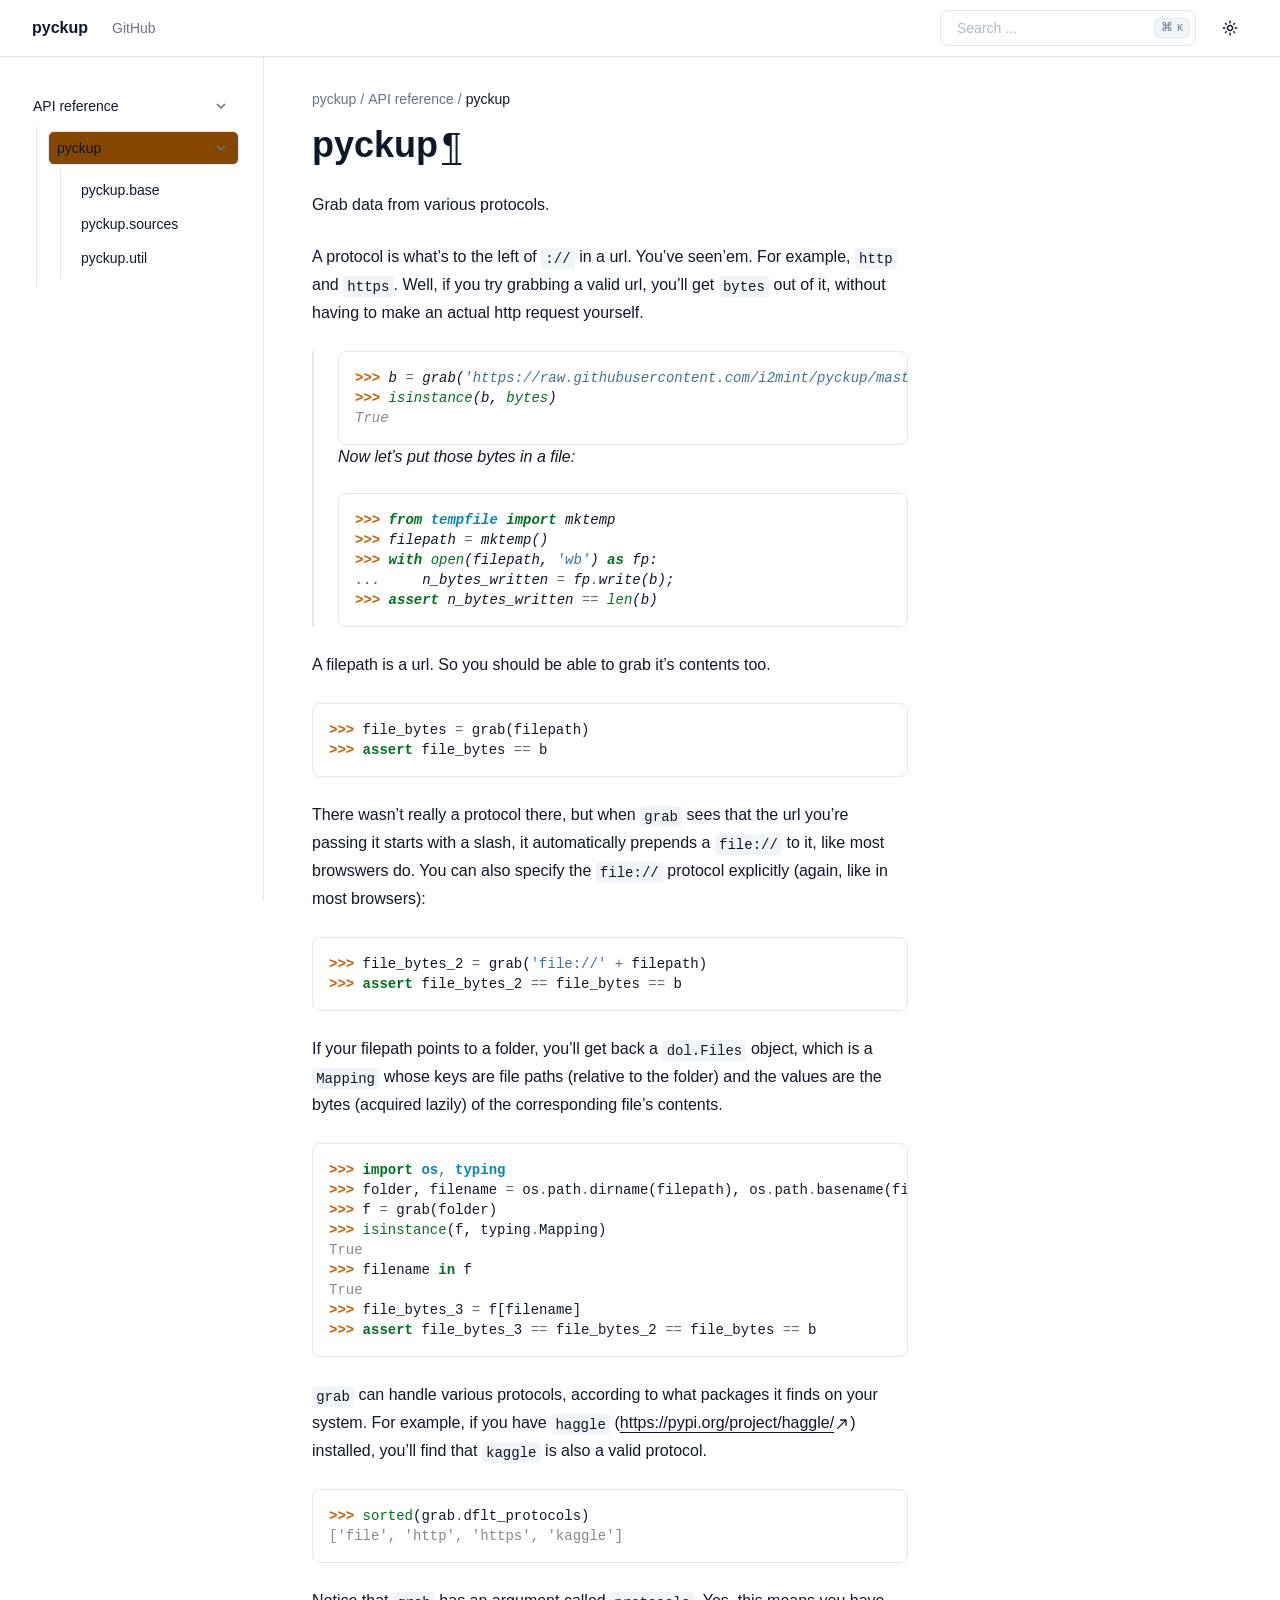
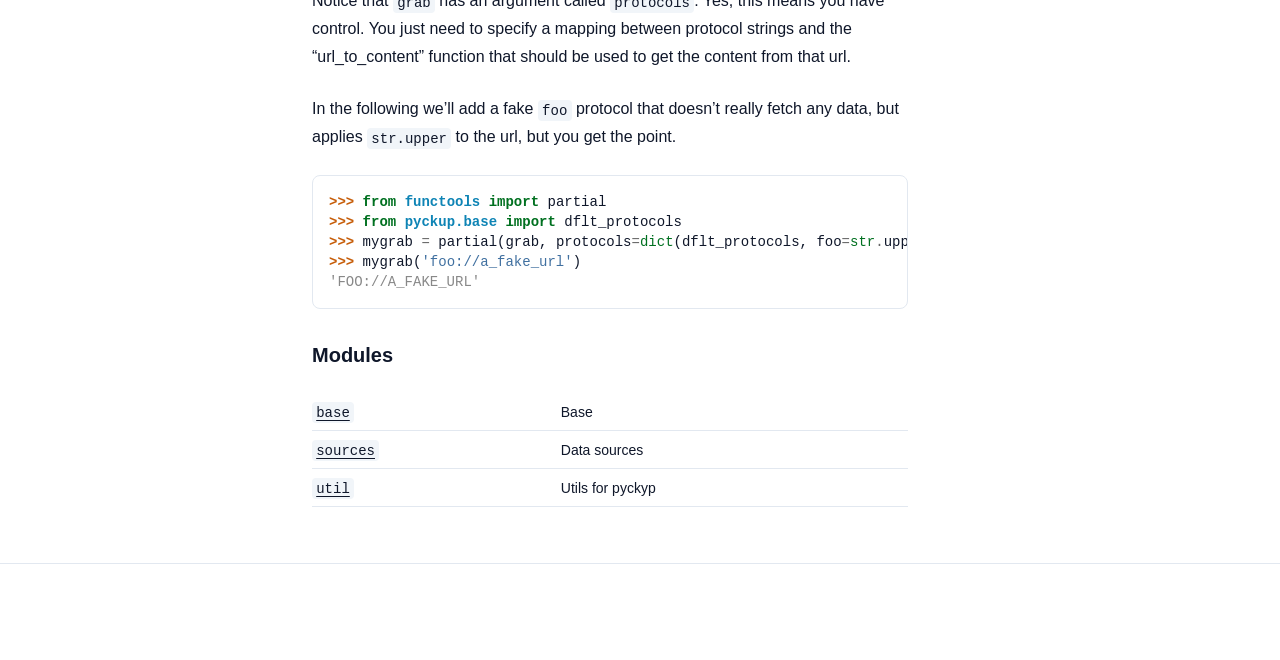
<file: _autosummary/pyckup.html>
<!DOCTYPE html>

<html :class="{ 'dark' : darkMode === true }" data-content_root="../" lang="en" x-data="{ darkMode: $persist(window.matchMedia('(prefers-color-scheme: dark)').matches), activeSection: ''}">
<head>
<script>
    (function () {
      // Set initial color scheme
      if ((localStorage.getItem("_x_darkMode") === "true") || (window.matchMedia("(prefers-color-scheme: dark)").matches)) {
        document.documentElement.classList.add("dark");
      }

      // Watch for media preference changes
      window.matchMedia("(prefers-color-scheme: dark)").addEventListener("change", (event) => {
        localStorage.setItem("_x_darkMode", event.matches);
        document.documentElement.classList.toggle("dark", event.matches);
      });
    })();
  </script>
<meta content="width=device-width, initial-scale=1.0" name="viewport"/>
<meta charset="utf-8"/>
<meta content="#ffffff" media="(prefers-color-scheme: light)" name="theme-color"/>
<meta content="#030711" media="(prefers-color-scheme: dark)" name="theme-color"/>
<meta content="width=device-width, initial-scale=1" name="viewport"/>
<link href="pyckup.html.md" rel="alternate" type="text/markdown"/>
<link href="../llms.txt" rel="describedby" type="text/markdown"/>
<link href="pyckup.html.md" rel="alternate" type="text/markdown"/>
<link href="llms.txt" rel="describedby"/>
<title>pyckup</title>
<meta content="pyckup" property="og:title"/>
<meta content="pyckup" name="twitter:title"/>
<link href="../_static/pygments.css?v=d75fae25" rel="stylesheet" type="text/css"/>
<link href="../_static/theme.css?v=009055c6" rel="stylesheet" type="text/css"/>
<link href="../_static/sphinx_autodoc_typehints.css?v=057ac668" rel="stylesheet" type="text/css"/>
<link href="../_static/copybutton.css?v=76b2166b" rel="stylesheet" type="text/css"/>
<link href="../_static/epythet.css?v=eff8a69f" rel="stylesheet" type="text/css"/>
<link href="../search.html" rel="search" title="Search"/>
<link href="../genindex.html" rel="index" title="Index"/>
<link href="pyckup.base.html" rel="next" title="pyckup.base"/>
<link href="../api.html" rel="prev" title="API reference"/>
</head>
<body :class="{ 'overflow-hidden': showSidebar }" class="min-h-screen font-sans antialiased bg-background text-foreground" x-data="{ showSidebar: false, showScrollTop: false }">
<div @click.self="showSidebar = false" class="fixed inset-0 z-50 overflow-hidden bg-background/80 backdrop-blur-sm md:hidden" x-cloak="" x-show="showSidebar"></div><div class="relative flex flex-col min-h-screen" id="page"><a class="absolute top-0 left-0 z-[100] block bg-background p-4 text-xl transition -translate-x-full opacity-0 focus:translate-x-0 focus:opacity-100" href="#content">
      Skip to content
    </a><header class="sticky top-0 z-40 w-full border-b shadow-xs border-border bg-background/90 backdrop-blur"><div class="container flex items-center h-14">
<div class="hidden mr-4 md:flex">
<a class="flex items-center mr-6" href="../index.html"><span class="hidden font-bold sm:inline-block text-clip whitespace-nowrap">pyckup</span>
</a><nav class="flex items-center gap-6 text-sm font-medium">
<a class="transition-colors hover:text-foreground/80 text-foreground/60" href="https://github.com/i2mint/pyckup" rel="noopener nofollow">GitHub</a>
</nav></div><button @click="showSidebar = true" class="inline-flex items-center justify-center h-10 px-0 py-2 mr-2 text-base font-medium transition-colors rounded-md hover:text-accent-foreground hover:bg-transparent md:hidden" type="button">
<svg aria-hidden="true" fill="currentColor" height="24" viewbox="0 96 960 960" width="24" xmlns="http://www.w3.org/2000/svg">
<path d="M152.587 825.087q-19.152 0-32.326-13.174t-13.174-32.326q0-19.152 13.174-32.326t32.326-13.174h440q19.152 0 32.326 13.174t13.174 32.326q0 19.152-13.174 32.326t-32.326 13.174h-440Zm0-203.587q-19.152 0-32.326-13.174T107.087 576q0-19.152 13.174-32.326t32.326-13.174h320q19.152 0 32.326 13.174T518.087 576q0 19.152-13.174 32.326T472.587 621.5h-320Zm0-203.587q-19.152 0-32.326-13.174t-13.174-32.326q0-19.152 13.174-32.326t32.326-13.174h440q19.152 0 32.326 13.174t13.174 32.326q0 19.152-13.174 32.326t-32.326 13.174h-440ZM708.913 576l112.174 112.174q12.674 12.674 12.674 31.826t-12.674 31.826Q808.413 764.5 789.261 764.5t-31.826-12.674l-144-144Q600 594.391 600 576t13.435-31.826l144-144q12.674-12.674 31.826-12.674t31.826 12.674q12.674 12.674 12.674 31.826t-12.674 31.826L708.913 576Z"></path>
</svg>
<span class="sr-only">Toggle navigation menu</span>
</button>
<div class="flex items-center justify-between flex-1 gap-2 sm:gap-4 md:justify-end">
<div class="flex-1 w-full md:w-auto md:flex-none"><form @keydown.k.window.meta="$refs.search.focus()" action="../search.html" class="relative flex items-center group" id="searchbox" method="get">
<input aria-label="Search the docs" class="inline-flex items-center font-medium transition-colors bg-transparent focus-visible:outline-none focus-visible:ring-2 focus-visible:ring-ring focus-visible:ring-offset-2 ring-offset-background border border-input hover:bg-accent focus:bg-accent hover:text-accent-foreground focus:text-accent-foreground hover:placeholder-accent-foreground py-2 px-4 relative h-9 w-full justify-start rounded-[0.5rem] text-sm text-muted-foreground sm:pr-12 md:w-40 lg:w-64" id="search-input" name="q" placeholder="Search ..." type="search" x-ref="search"/>
<kbd class="pointer-events-none absolute right-1.5 top-2 hidden h-5 select-none text-muted-foreground items-center gap-1 rounded border border-border bg-muted px-1.5 font-mono text-[10px] font-medium opacity-100 sm:flex group-hover:bg-accent group-hover:text-accent-foreground">
<span class="text-xs">⌘</span>
    K
  </kbd>
</form>
</div>
<nav class="flex items-center gap-1">
<button @click="darkMode = !darkMode" class="relative inline-flex items-center justify-center px-0 text-sm font-medium transition-colors rounded-md hover:bg-accent hover:text-accent-foreground h-9 w-9" title="Toggle color scheme" type="button">
<svg class="absolute transition-all scale-100 rotate-0 dark:-rotate-90 dark:scale-0" fill="currentColor" height="16" viewbox="0 96 960 960" width="16" xmlns="http://www.w3.org/2000/svg">
<path d="M480 685q45.456 0 77.228-31.772Q589 621.456 589 576q0-45.456-31.772-77.228Q525.456 467 480 467q-45.456 0-77.228 31.772Q371 530.544 371 576q0 45.456 31.772 77.228Q434.544 685 480 685Zm0 91q-83 0-141.5-58.5T280 576q0-83 58.5-141.5T480 376q83 0 141.5 58.5T680 576q0 83-58.5 141.5T480 776ZM80 621.5q-19.152 0-32.326-13.174T34.5 576q0-19.152 13.174-32.326T80 530.5h80q19.152 0 32.326 13.174T205.5 576q0 19.152-13.174 32.326T160 621.5H80Zm720 0q-19.152 0-32.326-13.174T754.5 576q0-19.152 13.174-32.326T800 530.5h80q19.152 0 32.326 13.174T925.5 576q0 19.152-13.174 32.326T880 621.5h-80Zm-320-320q-19.152 0-32.326-13.174T434.5 256v-80q0-19.152 13.174-32.326T480 130.5q19.152 0 32.326 13.174T525.5 176v80q0 19.152-13.174 32.326T480 301.5Zm0 720q-19.152 0-32.326-13.17Q434.5 995.152 434.5 976v-80q0-19.152 13.174-32.326T480 850.5q19.152 0 32.326 13.174T525.5 896v80q0 19.152-13.174 32.33-13.174 13.17-32.326 13.17ZM222.174 382.065l-43-42Q165.5 327.391 166 308.239t13.174-33.065q13.435-13.674 32.587-13.674t32.065 13.674l42.239 43q12.674 13.435 12.555 31.706-.12 18.272-12.555 31.946-12.674 13.674-31.445 13.413-18.772-.261-32.446-13.174Zm494 494.761-42.239-43q-12.674-13.435-12.674-32.087t12.674-31.565Q686.609 756.5 705.38 757q18.772.5 32.446 13.174l43 41.761Q794.5 824.609 794 843.761t-13.174 33.065Q767.391 890.5 748.239 890.5t-32.065-13.674Zm-42-494.761Q660.5 369.391 661 350.62q.5-18.772 13.174-32.446l41.761-43Q728.609 261.5 747.761 262t33.065 13.174q13.674 13.435 13.674 32.587t-13.674 32.065l-43 42.239q-13.435 12.674-31.706 12.555-18.272-.12-31.946-12.555Zm-495 494.761Q165.5 863.391 165.5 844.239t13.674-32.065l43-42.239q13.435-12.674 32.087-12.674t31.565 12.674Q299.5 782.609 299 801.38q-.5 18.772-13.174 32.446l-41.761 43Q231.391 890.5 212.239 890t-33.065-13.174ZM480 576Z"></path>
</svg>
<svg class="absolute transition-all scale-0 rotate-90 dark:rotate-0 dark:scale-100" fill="currentColor" height="16" viewbox="0 96 960 960" width="16" xmlns="http://www.w3.org/2000/svg">
<path d="M480 936q-151 0-255.5-104.5T120 576q0-138 90-239.5T440 218q25-3 39 18t-1 44q-17 26-25.5 55t-8.5 61q0 90 63 153t153 63q31 0 61.5-9t54.5-25q21-14 43-1.5t19 39.5q-14 138-117.5 229T480 936Zm0-80q88 0 158-48.5T740 681q-20 5-40 8t-40 3q-123 0-209.5-86.5T364 396q0-20 3-40t8-40q-78 32-126.5 102T200 576q0 116 82 198t198 82Zm-10-270Z"></path>
</svg>
</button>
</nav>
</div>
</div>
</header>
<div class="flex-1"><div class="container md:grid md:grid-cols-[220px_minmax(0,1fr)] md:gap-6 lg:grid-cols-[240px_minmax(0,1fr)] lg:gap-10"><aside :aria-hidden="!showSidebar" :class="{ 'translate-x-0': showSidebar }" class="fixed inset-y-0 left-0 md:top-14 z-50 md:z-30 bg-background md:bg-transparent transition-all duration-100 -translate-x-full md:translate-x-0 ml-0 p-6 md:p-0 md:-ml-2 md:h-[calc(100vh-3.5rem)] w-5/6 md:w-full overflow-y-auto border-r border-border md:sticky" id="left-sidebar">
<a class="justify-start text-sm md:!hidden bg-background" href="../index.html"><span class="font-bold text-clip whitespace-nowrap">pyckup</span>
</a>
<div class="relative overflow-hidden md:overflow-auto my-4 md:my-0">
<div class="overflow-y-auto h-full w-full relative pr-6"><nav class="flex md:hidden flex-col font-medium mt-4">
<a href="https://github.com/i2mint/pyckup" rel="nofollow noopener">GitHub</a>
</nav><nav class="table w-full min-w-full my-6 lg:my-8">
<ul class="current">
<li class="toctree-l1 current" x-data="{ expanded: $el.classList.contains('current') ? true : false }"><a :class="{ 'expanded' : expanded }" @click="expanded = !expanded" class="reference internal expandable" href="../api.html">API reference<button @click.prevent.stop="expanded = !expanded" type="button" x-cloak=""><span class="sr-only"></span><svg fill="currentColor" height="18px" stroke="none" viewbox="0 0 24 24" width="18px" xmlns="http://www.w3.org/2000/svg"><path d="M10 6L8.59 7.41 13.17 12l-4.58 4.59L10 18l6-6z"></path></svg></button></a><ul class="current" x-show="expanded">
<li class="toctree-l2 current" x-data="{ expanded: $el.classList.contains('current') ? true : false }"><a :class="{ 'expanded' : expanded }" @click="expanded = !expanded" class="current reference internal expandable" href="#">pyckup<button @click.prevent.stop="expanded = !expanded" type="button" x-cloak=""><span class="sr-only"></span><svg fill="currentColor" height="18px" stroke="none" viewbox="0 0 24 24" width="18px" xmlns="http://www.w3.org/2000/svg"><path d="M10 6L8.59 7.41 13.17 12l-4.58 4.59L10 18l6-6z"></path></svg></button></a><ul x-cloak="" x-show="expanded">
<li class="toctree-l3"><a class="reference internal" href="pyckup.base.html">pyckup.base</a></li>
<li class="toctree-l3"><a class="reference internal" href="pyckup.sources.html">pyckup.sources</a></li>
<li class="toctree-l3"><a class="reference internal" href="pyckup.util.html">pyckup.util</a></li>
</ul>
</li>
</ul>
</li>
</ul>
</nav>
</div>
</div>
<button @click="showSidebar = false" class="absolute md:hidden right-4 top-4 rounded-sm opacity-70 transition-opacity hover:opacity-100" type="button">
<svg class="h-4 w-4" fill="currentColor" height="24" stroke="none" viewbox="0 96 960 960" width="24" xmlns="http://www.w3.org/2000/svg">
<path d="M480 632 284 828q-11 11-28 11t-28-11q-11-11-11-28t11-28l196-196-196-196q-11-11-11-28t11-28q11-11 28-11t28 11l196 196 196-196q11-11 28-11t28 11q11 11 11 28t-11 28L536 576l196 196q11 11 11 28t-11 28q-11 11-28 11t-28-11L480 632Z"></path>
</svg>
</button>
</aside>
<main class="relative py-6 lg:gap-10 lg:py-8 xl:grid xl:grid-cols-[1fr_300px]">
<div class="w-full min-w-0 mx-auto">
<nav aria-label="breadcrumbs" class="flex items-center mb-4 space-x-1 text-sm text-muted-foreground">
<a class="overflow-hidden text-ellipsis whitespace-nowrap hover:text-foreground" href="../index.html">
<span class="hidden md:inline">pyckup</span>
<svg aria-label="Home" class="md:hidden" fill="currentColor" height="18" stroke="none" viewbox="0 96 960 960" width="18" xmlns="http://www.w3.org/2000/svg">
<path d="M240 856h120V616h240v240h120V496L480 316 240 496v360Zm-80 80V456l320-240 320 240v480H520V696h-80v240H160Zm320-350Z"></path>
</svg>
</a>
<div class="mr-1">/</div><a class="hover:text-foreground overflow-hidden text-ellipsis whitespace-nowrap" href="../api.html">API reference</a>
<div class="mr-1">/</div><span aria-current="page" class="font-medium text-foreground overflow-hidden text-ellipsis whitespace-nowrap">pyckup</span>
</nav>
<div id="content" role="main">
<section id="module-pyckup">
<span id="pyckup"></span><h1>pyckup<a @click.prevent="window.navigator.clipboard.writeText($el.href); $el.setAttribute('data-tooltip', 'Copied!'); setTimeout(() =&gt; $el.setAttribute('data-tooltip', 'Copy link to this element'), 2000)" aria-label="Copy link to this element" class="headerlink" data-tooltip="Copy link to this element" href="#module-pyckup">¶</a></h1>
<p>Grab data from various protocols.</p>
<p>A protocol is what’s to the left of <code class="docutils literal notranslate"><span class="pre">://</span></code> in a url.
You’ve seen’em. For example, <code class="docutils literal notranslate"><span class="pre">http</span></code> and <code class="docutils literal notranslate"><span class="pre">https</span></code>.
Well, if you try grabbing a valid url, you’ll get <code class="docutils literal notranslate"><span class="pre">bytes</span></code> out of it,
without having to make an actual http request yourself.</p>
<blockquote>
<div><div class="doctest highlight-default notranslate"><div class="highlight"><pre><span></span><code><span id="line-1"><span class="gp">&gt;&gt;&gt; </span><span class="n">b</span> <span class="o">=</span> <span class="n">grab</span><span class="p">(</span><span class="s1">'https://raw.githubusercontent.com/i2mint/pyckup/master/LICENSE'</span><span class="p">)</span>
</span><span id="line-2"><span class="gp">&gt;&gt;&gt; </span><span class="nb">isinstance</span><span class="p">(</span><span class="n">b</span><span class="p">,</span> <span class="nb">bytes</span><span class="p">)</span>
</span><span id="line-3"><span class="go">True</span>
</span></code></pre></div>
</div>
<p>Now let’s put those bytes in a file:</p>
<div class="doctest highlight-default notranslate"><div class="highlight"><pre><span></span><code><span id="line-1"><span class="gp">&gt;&gt;&gt; </span><span class="kn">from</span><span class="w"> </span><span class="nn">tempfile</span><span class="w"> </span><span class="kn">import</span> <span class="n">mktemp</span>
</span><span id="line-2"><span class="gp">&gt;&gt;&gt; </span><span class="n">filepath</span> <span class="o">=</span> <span class="n">mktemp</span><span class="p">()</span>
</span><span id="line-3"><span class="gp">&gt;&gt;&gt; </span><span class="k">with</span> <span class="nb">open</span><span class="p">(</span><span class="n">filepath</span><span class="p">,</span> <span class="s1">'wb'</span><span class="p">)</span> <span class="k">as</span> <span class="n">fp</span><span class="p">:</span>
</span><span id="line-4"><span class="gp">... </span>    <span class="n">n_bytes_written</span> <span class="o">=</span> <span class="n">fp</span><span class="o">.</span><span class="n">write</span><span class="p">(</span><span class="n">b</span><span class="p">);</span>
</span><span id="line-5"><span class="gp">&gt;&gt;&gt; </span><span class="k">assert</span> <span class="n">n_bytes_written</span> <span class="o">==</span> <span class="nb">len</span><span class="p">(</span><span class="n">b</span><span class="p">)</span>
</span></code></pre></div>
</div>
</div></blockquote>
<p>A filepath is a url. So you should be able to grab it’s contents too.</p>
<div class="doctest highlight-default notranslate"><div class="highlight"><pre><span></span><code><span id="line-1"><span class="gp">&gt;&gt;&gt; </span><span class="n">file_bytes</span> <span class="o">=</span> <span class="n">grab</span><span class="p">(</span><span class="n">filepath</span><span class="p">)</span>
</span><span id="line-2"><span class="gp">&gt;&gt;&gt; </span><span class="k">assert</span> <span class="n">file_bytes</span> <span class="o">==</span> <span class="n">b</span>
</span></code></pre></div>
</div>
<p>There wasn’t really a protocol there, but when <code class="docutils literal notranslate"><span class="pre">grab</span></code> sees that the url
you’re passing it starts with a slash, it automatically prepends a <code class="docutils literal notranslate"><span class="pre">file://</span></code>
to it, like most browswers do.
You can also specify the <code class="docutils literal notranslate"><span class="pre">file://</span></code> protocol explicitly (again, like in
most browsers):</p>
<div class="doctest highlight-default notranslate"><div class="highlight"><pre><span></span><code><span id="line-1"><span class="gp">&gt;&gt;&gt; </span><span class="n">file_bytes_2</span> <span class="o">=</span> <span class="n">grab</span><span class="p">(</span><span class="s1">'file://'</span> <span class="o">+</span> <span class="n">filepath</span><span class="p">)</span>
</span><span id="line-2"><span class="gp">&gt;&gt;&gt; </span><span class="k">assert</span> <span class="n">file_bytes_2</span> <span class="o">==</span> <span class="n">file_bytes</span> <span class="o">==</span> <span class="n">b</span>
</span></code></pre></div>
</div>
<p>If your filepath points to a folder, you’ll get back a <code class="docutils literal notranslate"><span class="pre">dol.Files</span></code> object,
which is a <code class="docutils literal notranslate"><span class="pre">Mapping</span></code> whose keys are file paths (relative to the folder) and
the values are the bytes (acquired lazily) of the corresponding file’s contents.</p>
<div class="doctest highlight-default notranslate"><div class="highlight"><pre><span></span><code><span id="line-1"><span class="gp">&gt;&gt;&gt; </span><span class="kn">import</span><span class="w"> </span><span class="nn">os</span><span class="o">,</span><span class="w"> </span><span class="nn">typing</span>
</span><span id="line-2"><span class="gp">&gt;&gt;&gt; </span><span class="n">folder</span><span class="p">,</span> <span class="n">filename</span> <span class="o">=</span> <span class="n">os</span><span class="o">.</span><span class="n">path</span><span class="o">.</span><span class="n">dirname</span><span class="p">(</span><span class="n">filepath</span><span class="p">),</span> <span class="n">os</span><span class="o">.</span><span class="n">path</span><span class="o">.</span><span class="n">basename</span><span class="p">(</span><span class="n">filepath</span><span class="p">)</span>
</span><span id="line-3"><span class="gp">&gt;&gt;&gt; </span><span class="n">f</span> <span class="o">=</span> <span class="n">grab</span><span class="p">(</span><span class="n">folder</span><span class="p">)</span>
</span><span id="line-4"><span class="gp">&gt;&gt;&gt; </span><span class="nb">isinstance</span><span class="p">(</span><span class="n">f</span><span class="p">,</span> <span class="n">typing</span><span class="o">.</span><span class="n">Mapping</span><span class="p">)</span>
</span><span id="line-5"><span class="go">True</span>
</span><span id="line-6"><span class="gp">&gt;&gt;&gt; </span><span class="n">filename</span> <span class="ow">in</span> <span class="n">f</span>
</span><span id="line-7"><span class="go">True</span>
</span><span id="line-8"><span class="gp">&gt;&gt;&gt; </span><span class="n">file_bytes_3</span> <span class="o">=</span> <span class="n">f</span><span class="p">[</span><span class="n">filename</span><span class="p">]</span>
</span><span id="line-9"><span class="gp">&gt;&gt;&gt; </span><span class="k">assert</span> <span class="n">file_bytes_3</span> <span class="o">==</span> <span class="n">file_bytes_2</span> <span class="o">==</span> <span class="n">file_bytes</span> <span class="o">==</span> <span class="n">b</span>
</span></code></pre></div>
</div>
<p><code class="docutils literal notranslate"><span class="pre">grab</span></code> can handle various protocols, according to what packages it finds
on your system. For example, if you have <code class="docutils literal notranslate"><span class="pre">haggle</span></code>
(<a class="reference external" href="https://pypi.org/project/haggle/" rel="nofollow noopener">https://pypi.org/project/haggle/<svg fill="currentColor" height="1em" stroke="none" viewbox="0 96 960 960" width="1em" xmlns="http://www.w3.org/2000/svg"><path d="M188 868q-11-11-11-28t11-28l436-436H400q-17 0-28.5-11.5T360 336q0-17 11.5-28.5T400 296h320q17 0 28.5 11.5T760 336v320q0 17-11.5 28.5T720 696q-17 0-28.5-11.5T680 656V432L244 868q-11 11-28 11t-28-11Z"></path></svg></a>) installed, you’ll find that <code class="docutils literal notranslate"><span class="pre">kaggle</span></code>
is also a valid protocol.</p>
<div class="doctest highlight-default notranslate"><div class="highlight"><pre><span></span><code><span id="line-1"><span class="gp">&gt;&gt;&gt; </span><span class="nb">sorted</span><span class="p">(</span><span class="n">grab</span><span class="o">.</span><span class="n">dflt_protocols</span><span class="p">)</span>
</span><span id="line-2"><span class="go">['file', 'http', 'https', 'kaggle']</span>
</span></code></pre></div>
</div>
<p>Notice that <code class="docutils literal notranslate"><span class="pre">grab</span></code> has an argument called <code class="docutils literal notranslate"><span class="pre">protocols</span></code>.
Yes, this means you have control.
You just need to specify a mapping between protocol strings and the “url_to_content”
function that should be used to get the content from that url.</p>
<p>In the following we’ll add a fake <code class="docutils literal notranslate"><span class="pre">foo</span></code> protocol that doesn’t really fetch any
data, but applies <code class="docutils literal notranslate"><span class="pre">str.upper</span></code> to the url, but you get the point.</p>
<div class="doctest highlight-default notranslate"><div class="highlight"><pre><span></span><code><span id="line-1"><span class="gp">&gt;&gt;&gt; </span><span class="kn">from</span><span class="w"> </span><span class="nn">functools</span><span class="w"> </span><span class="kn">import</span> <span class="n">partial</span>
</span><span id="line-2"><span class="gp">&gt;&gt;&gt; </span><span class="kn">from</span><span class="w"> </span><span class="nn">pyckup.base</span><span class="w"> </span><span class="kn">import</span> <span class="n">dflt_protocols</span>
</span><span id="line-3"><span class="gp">&gt;&gt;&gt; </span><span class="n">mygrab</span> <span class="o">=</span> <span class="n">partial</span><span class="p">(</span><span class="n">grab</span><span class="p">,</span> <span class="n">protocols</span><span class="o">=</span><span class="nb">dict</span><span class="p">(</span><span class="n">dflt_protocols</span><span class="p">,</span> <span class="n">foo</span><span class="o">=</span><span class="nb">str</span><span class="o">.</span><span class="n">upper</span><span class="p">))</span>
</span><span id="line-4"><span class="gp">&gt;&gt;&gt; </span><span class="n">mygrab</span><span class="p">(</span><span class="s1">'foo://a_fake_url'</span><span class="p">)</span>
</span><span id="line-5"><span class="go">'FOO://A_FAKE_URL'</span>
</span></code></pre></div>
</div>
<p class="rubric">Modules</p>
<table class="autosummary longtable docutils align-default">
<tbody>
<tr class="row-odd"><td><p><a class="reference internal" href="pyckup.base.html#module-pyckup.base" title="pyckup.base"><code class="xref py py-obj docutils literal notranslate"><span class="pre">base</span></code></a></p></td>
<td><p>Base</p></td>
</tr>
<tr class="row-even"><td><p><a class="reference internal" href="pyckup.sources.html#module-pyckup.sources" title="pyckup.sources"><code class="xref py py-obj docutils literal notranslate"><span class="pre">sources</span></code></a></p></td>
<td><p>Data sources</p></td>
</tr>
<tr class="row-odd"><td><p><a class="reference internal" href="pyckup.util.html#module-pyckup.util" title="pyckup.util"><code class="xref py py-obj docutils literal notranslate"><span class="pre">util</span></code></a></p></td>
<td><p>Utils for pyckyp</p></td>
</tr>
</tbody>
</table>
</section>
</div></div>
</main>
</div>
</div><footer class="py-6 border-t border-border md:py-0">
<div class="container flex flex-col items-center justify-between gap-4 md:h-24 md:flex-row">
<div class="flex flex-col items-center gap-4 px-8 md:flex-row md:gap-2 md:px-0">
<p class="text-sm leading-loose text-center text-muted-foreground md:text-left"></p>
</div>
</div>
</footer>
</div>
<script src="../_static/documentation_options.js?v=92734c54"></script>
<script src="../_static/doctools.js?v=fd6eb6e6"></script>
<script src="../_static/sphinx_highlight.js?v=6ffebe34"></script>
<script src="../_static/clipboard.min.js?v=a7894cd8"></script>
<script src="../_static/copybutton.js?v=fd10adb8"></script>
<script defer="defer" src="../_static/theme.js?v=49cc6205"></script>
</body>
</html>
</file>
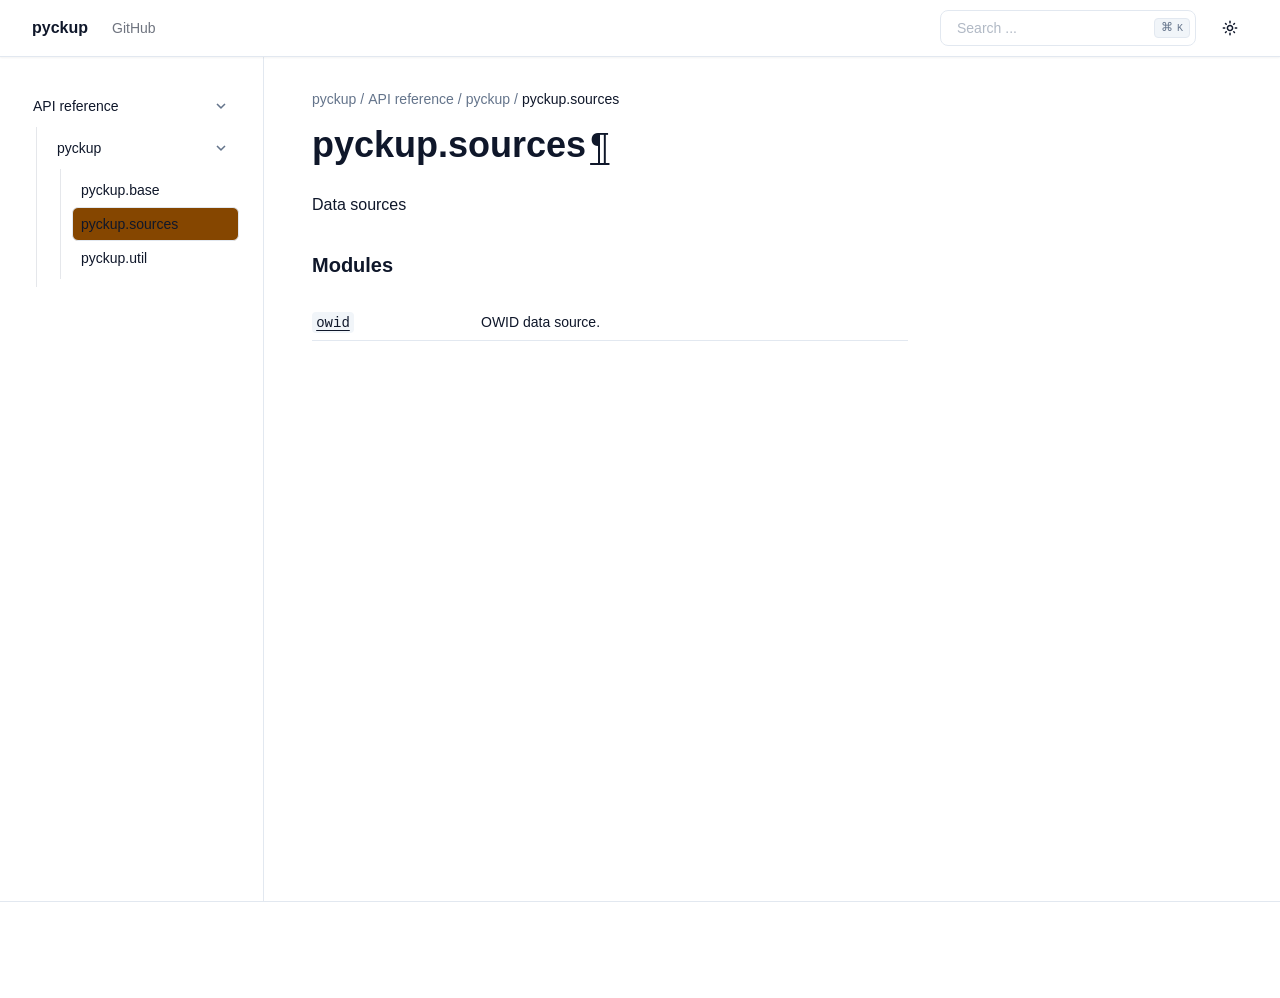
<file: _autosummary/pyckup.sources.html>
<!DOCTYPE html>

<html :class="{ 'dark' : darkMode === true }" data-content_root="../" lang="en" x-data="{ darkMode: $persist(window.matchMedia('(prefers-color-scheme: dark)').matches), activeSection: ''}">
<head>
<script>
    (function () {
      // Set initial color scheme
      if ((localStorage.getItem("_x_darkMode") === "true") || (window.matchMedia("(prefers-color-scheme: dark)").matches)) {
        document.documentElement.classList.add("dark");
      }

      // Watch for media preference changes
      window.matchMedia("(prefers-color-scheme: dark)").addEventListener("change", (event) => {
        localStorage.setItem("_x_darkMode", event.matches);
        document.documentElement.classList.toggle("dark", event.matches);
      });
    })();
  </script>
<meta content="width=device-width, initial-scale=1.0" name="viewport"/>
<meta charset="utf-8"/>
<meta content="#ffffff" media="(prefers-color-scheme: light)" name="theme-color"/>
<meta content="#030711" media="(prefers-color-scheme: dark)" name="theme-color"/>
<meta content="width=device-width, initial-scale=1" name="viewport"/>
<link href="pyckup.sources.html.md" rel="alternate" type="text/markdown"/>
<link href="../llms.txt" rel="describedby" type="text/markdown"/>
<link href="pyckup.sources.html.md" rel="alternate" type="text/markdown"/>
<link href="llms.txt" rel="describedby"/>
<title>pyckup.sources | pyckup</title>
<meta content="pyckup.sources | pyckup" property="og:title"/>
<meta content="pyckup.sources | pyckup" name="twitter:title"/>
<link href="../_static/pygments.css?v=d75fae25" rel="stylesheet" type="text/css"/>
<link href="../_static/theme.css?v=009055c6" rel="stylesheet" type="text/css"/>
<link href="../_static/sphinx_autodoc_typehints.css?v=057ac668" rel="stylesheet" type="text/css"/>
<link href="../_static/copybutton.css?v=76b2166b" rel="stylesheet" type="text/css"/>
<link href="../_static/epythet.css?v=eff8a69f" rel="stylesheet" type="text/css"/>
<link href="../search.html" rel="search" title="Search"/>
<link href="../genindex.html" rel="index" title="Index"/>
<link href="pyckup.sources.owid.html" rel="next" title="pyckup.sources.owid"/>
<link href="pyckup.base.html" rel="prev" title="pyckup.base"/>
</head>
<body :class="{ 'overflow-hidden': showSidebar }" class="min-h-screen font-sans antialiased bg-background text-foreground" x-data="{ showSidebar: false, showScrollTop: false }">
<div @click.self="showSidebar = false" class="fixed inset-0 z-50 overflow-hidden bg-background/80 backdrop-blur-sm md:hidden" x-cloak="" x-show="showSidebar"></div><div class="relative flex flex-col min-h-screen" id="page"><a class="absolute top-0 left-0 z-[100] block bg-background p-4 text-xl transition -translate-x-full opacity-0 focus:translate-x-0 focus:opacity-100" href="#content">
      Skip to content
    </a><header class="sticky top-0 z-40 w-full border-b shadow-xs border-border bg-background/90 backdrop-blur"><div class="container flex items-center h-14">
<div class="hidden mr-4 md:flex">
<a class="flex items-center mr-6" href="../index.html"><span class="hidden font-bold sm:inline-block text-clip whitespace-nowrap">pyckup</span>
</a><nav class="flex items-center gap-6 text-sm font-medium">
<a class="transition-colors hover:text-foreground/80 text-foreground/60" href="https://github.com/i2mint/pyckup" rel="noopener nofollow">GitHub</a>
</nav></div><button @click="showSidebar = true" class="inline-flex items-center justify-center h-10 px-0 py-2 mr-2 text-base font-medium transition-colors rounded-md hover:text-accent-foreground hover:bg-transparent md:hidden" type="button">
<svg aria-hidden="true" fill="currentColor" height="24" viewbox="0 96 960 960" width="24" xmlns="http://www.w3.org/2000/svg">
<path d="M152.587 825.087q-19.152 0-32.326-13.174t-13.174-32.326q0-19.152 13.174-32.326t32.326-13.174h440q19.152 0 32.326 13.174t13.174 32.326q0 19.152-13.174 32.326t-32.326 13.174h-440Zm0-203.587q-19.152 0-32.326-13.174T107.087 576q0-19.152 13.174-32.326t32.326-13.174h320q19.152 0 32.326 13.174T518.087 576q0 19.152-13.174 32.326T472.587 621.5h-320Zm0-203.587q-19.152 0-32.326-13.174t-13.174-32.326q0-19.152 13.174-32.326t32.326-13.174h440q19.152 0 32.326 13.174t13.174 32.326q0 19.152-13.174 32.326t-32.326 13.174h-440ZM708.913 576l112.174 112.174q12.674 12.674 12.674 31.826t-12.674 31.826Q808.413 764.5 789.261 764.5t-31.826-12.674l-144-144Q600 594.391 600 576t13.435-31.826l144-144q12.674-12.674 31.826-12.674t31.826 12.674q12.674 12.674 12.674 31.826t-12.674 31.826L708.913 576Z"></path>
</svg>
<span class="sr-only">Toggle navigation menu</span>
</button>
<div class="flex items-center justify-between flex-1 gap-2 sm:gap-4 md:justify-end">
<div class="flex-1 w-full md:w-auto md:flex-none"><form @keydown.k.window.meta="$refs.search.focus()" action="../search.html" class="relative flex items-center group" id="searchbox" method="get">
<input aria-label="Search the docs" class="inline-flex items-center font-medium transition-colors bg-transparent focus-visible:outline-none focus-visible:ring-2 focus-visible:ring-ring focus-visible:ring-offset-2 ring-offset-background border border-input hover:bg-accent focus:bg-accent hover:text-accent-foreground focus:text-accent-foreground hover:placeholder-accent-foreground py-2 px-4 relative h-9 w-full justify-start rounded-[0.5rem] text-sm text-muted-foreground sm:pr-12 md:w-40 lg:w-64" id="search-input" name="q" placeholder="Search ..." type="search" x-ref="search"/>
<kbd class="pointer-events-none absolute right-1.5 top-2 hidden h-5 select-none text-muted-foreground items-center gap-1 rounded border border-border bg-muted px-1.5 font-mono text-[10px] font-medium opacity-100 sm:flex group-hover:bg-accent group-hover:text-accent-foreground">
<span class="text-xs">⌘</span>
    K
  </kbd>
</form>
</div>
<nav class="flex items-center gap-1">
<button @click="darkMode = !darkMode" class="relative inline-flex items-center justify-center px-0 text-sm font-medium transition-colors rounded-md hover:bg-accent hover:text-accent-foreground h-9 w-9" title="Toggle color scheme" type="button">
<svg class="absolute transition-all scale-100 rotate-0 dark:-rotate-90 dark:scale-0" fill="currentColor" height="16" viewbox="0 96 960 960" width="16" xmlns="http://www.w3.org/2000/svg">
<path d="M480 685q45.456 0 77.228-31.772Q589 621.456 589 576q0-45.456-31.772-77.228Q525.456 467 480 467q-45.456 0-77.228 31.772Q371 530.544 371 576q0 45.456 31.772 77.228Q434.544 685 480 685Zm0 91q-83 0-141.5-58.5T280 576q0-83 58.5-141.5T480 376q83 0 141.5 58.5T680 576q0 83-58.5 141.5T480 776ZM80 621.5q-19.152 0-32.326-13.174T34.5 576q0-19.152 13.174-32.326T80 530.5h80q19.152 0 32.326 13.174T205.5 576q0 19.152-13.174 32.326T160 621.5H80Zm720 0q-19.152 0-32.326-13.174T754.5 576q0-19.152 13.174-32.326T800 530.5h80q19.152 0 32.326 13.174T925.5 576q0 19.152-13.174 32.326T880 621.5h-80Zm-320-320q-19.152 0-32.326-13.174T434.5 256v-80q0-19.152 13.174-32.326T480 130.5q19.152 0 32.326 13.174T525.5 176v80q0 19.152-13.174 32.326T480 301.5Zm0 720q-19.152 0-32.326-13.17Q434.5 995.152 434.5 976v-80q0-19.152 13.174-32.326T480 850.5q19.152 0 32.326 13.174T525.5 896v80q0 19.152-13.174 32.33-13.174 13.17-32.326 13.17ZM222.174 382.065l-43-42Q165.5 327.391 166 308.239t13.174-33.065q13.435-13.674 32.587-13.674t32.065 13.674l42.239 43q12.674 13.435 12.555 31.706-.12 18.272-12.555 31.946-12.674 13.674-31.445 13.413-18.772-.261-32.446-13.174Zm494 494.761-42.239-43q-12.674-13.435-12.674-32.087t12.674-31.565Q686.609 756.5 705.38 757q18.772.5 32.446 13.174l43 41.761Q794.5 824.609 794 843.761t-13.174 33.065Q767.391 890.5 748.239 890.5t-32.065-13.674Zm-42-494.761Q660.5 369.391 661 350.62q.5-18.772 13.174-32.446l41.761-43Q728.609 261.5 747.761 262t33.065 13.174q13.674 13.435 13.674 32.587t-13.674 32.065l-43 42.239q-13.435 12.674-31.706 12.555-18.272-.12-31.946-12.555Zm-495 494.761Q165.5 863.391 165.5 844.239t13.674-32.065l43-42.239q13.435-12.674 32.087-12.674t31.565 12.674Q299.5 782.609 299 801.38q-.5 18.772-13.174 32.446l-41.761 43Q231.391 890.5 212.239 890t-33.065-13.174ZM480 576Z"></path>
</svg>
<svg class="absolute transition-all scale-0 rotate-90 dark:rotate-0 dark:scale-100" fill="currentColor" height="16" viewbox="0 96 960 960" width="16" xmlns="http://www.w3.org/2000/svg">
<path d="M480 936q-151 0-255.5-104.5T120 576q0-138 90-239.5T440 218q25-3 39 18t-1 44q-17 26-25.5 55t-8.5 61q0 90 63 153t153 63q31 0 61.5-9t54.5-25q21-14 43-1.5t19 39.5q-14 138-117.5 229T480 936Zm0-80q88 0 158-48.5T740 681q-20 5-40 8t-40 3q-123 0-209.5-86.5T364 396q0-20 3-40t8-40q-78 32-126.5 102T200 576q0 116 82 198t198 82Zm-10-270Z"></path>
</svg>
</button>
</nav>
</div>
</div>
</header>
<div class="flex-1"><div class="container md:grid md:grid-cols-[220px_minmax(0,1fr)] md:gap-6 lg:grid-cols-[240px_minmax(0,1fr)] lg:gap-10"><aside :aria-hidden="!showSidebar" :class="{ 'translate-x-0': showSidebar }" class="fixed inset-y-0 left-0 md:top-14 z-50 md:z-30 bg-background md:bg-transparent transition-all duration-100 -translate-x-full md:translate-x-0 ml-0 p-6 md:p-0 md:-ml-2 md:h-[calc(100vh-3.5rem)] w-5/6 md:w-full overflow-y-auto border-r border-border md:sticky" id="left-sidebar">
<a class="justify-start text-sm md:!hidden bg-background" href="../index.html"><span class="font-bold text-clip whitespace-nowrap">pyckup</span>
</a>
<div class="relative overflow-hidden md:overflow-auto my-4 md:my-0">
<div class="overflow-y-auto h-full w-full relative pr-6"><nav class="flex md:hidden flex-col font-medium mt-4">
<a href="https://github.com/i2mint/pyckup" rel="nofollow noopener">GitHub</a>
</nav><nav class="table w-full min-w-full my-6 lg:my-8">
<ul class="current">
<li class="toctree-l1 current" x-data="{ expanded: $el.classList.contains('current') ? true : false }"><a :class="{ 'expanded' : expanded }" @click="expanded = !expanded" class="reference internal expandable" href="../api.html">API reference<button @click.prevent.stop="expanded = !expanded" type="button" x-cloak=""><span class="sr-only"></span><svg fill="currentColor" height="18px" stroke="none" viewbox="0 0 24 24" width="18px" xmlns="http://www.w3.org/2000/svg"><path d="M10 6L8.59 7.41 13.17 12l-4.58 4.59L10 18l6-6z"></path></svg></button></a><ul class="current" x-show="expanded">
<li class="toctree-l2 current" x-data="{ expanded: $el.classList.contains('current') ? true : false }"><a :class="{ 'expanded' : expanded }" @click="expanded = !expanded" class="reference internal expandable" href="pyckup.html">pyckup<button @click.prevent.stop="expanded = !expanded" type="button" x-cloak=""><span class="sr-only"></span><svg fill="currentColor" height="18px" stroke="none" viewbox="0 0 24 24" width="18px" xmlns="http://www.w3.org/2000/svg"><path d="M10 6L8.59 7.41 13.17 12l-4.58 4.59L10 18l6-6z"></path></svg></button></a><ul class="current" x-show="expanded">
<li class="toctree-l3"><a class="reference internal" href="pyckup.base.html">pyckup.base</a></li>
<li class="toctree-l3 current"><a class="current reference internal" href="#">pyckup.sources</a></li>
<li class="toctree-l3"><a class="reference internal" href="pyckup.util.html">pyckup.util</a></li>
</ul>
</li>
</ul>
</li>
</ul>
</nav>
</div>
</div>
<button @click="showSidebar = false" class="absolute md:hidden right-4 top-4 rounded-sm opacity-70 transition-opacity hover:opacity-100" type="button">
<svg class="h-4 w-4" fill="currentColor" height="24" stroke="none" viewbox="0 96 960 960" width="24" xmlns="http://www.w3.org/2000/svg">
<path d="M480 632 284 828q-11 11-28 11t-28-11q-11-11-11-28t11-28l196-196-196-196q-11-11-11-28t11-28q11-11 28-11t28 11l196 196 196-196q11-11 28-11t28 11q11 11 11 28t-11 28L536 576l196 196q11 11 11 28t-11 28q-11 11-28 11t-28-11L480 632Z"></path>
</svg>
</button>
</aside>
<main class="relative py-6 lg:gap-10 lg:py-8 xl:grid xl:grid-cols-[1fr_300px]">
<div class="w-full min-w-0 mx-auto">
<nav aria-label="breadcrumbs" class="flex items-center mb-4 space-x-1 text-sm text-muted-foreground">
<a class="overflow-hidden text-ellipsis whitespace-nowrap hover:text-foreground" href="../index.html">
<span class="hidden md:inline">pyckup</span>
<svg aria-label="Home" class="md:hidden" fill="currentColor" height="18" stroke="none" viewbox="0 96 960 960" width="18" xmlns="http://www.w3.org/2000/svg">
<path d="M240 856h120V616h240v240h120V496L480 316 240 496v360Zm-80 80V456l320-240 320 240v480H520V696h-80v240H160Zm320-350Z"></path>
</svg>
</a>
<div class="mr-1">/</div><a class="hover:text-foreground overflow-hidden text-ellipsis whitespace-nowrap" href="../api.html">API reference</a>
<div class="mr-1">/</div><a class="hover:text-foreground overflow-hidden text-ellipsis whitespace-nowrap" href="pyckup.html">pyckup</a>
<div class="mr-1">/</div><span aria-current="page" class="font-medium text-foreground overflow-hidden text-ellipsis whitespace-nowrap">pyckup.sources</span>
</nav>
<div id="content" role="main">
<section id="module-pyckup.sources">
<span id="pyckup-sources"></span><h1>pyckup.sources<a @click.prevent="window.navigator.clipboard.writeText($el.href); $el.setAttribute('data-tooltip', 'Copied!'); setTimeout(() =&gt; $el.setAttribute('data-tooltip', 'Copy link to this element'), 2000)" aria-label="Copy link to this element" class="headerlink" data-tooltip="Copy link to this element" href="#module-pyckup.sources">¶</a></h1>
<p>Data sources</p>
<p class="rubric">Modules</p>
<table class="autosummary longtable docutils align-default">
<tbody>
<tr class="row-odd"><td><p><a class="reference internal" href="pyckup.sources.owid.html#module-pyckup.sources.owid" title="pyckup.sources.owid"><code class="xref py py-obj docutils literal notranslate"><span class="pre">owid</span></code></a></p></td>
<td><p>OWID data source.</p></td>
</tr>
</tbody>
</table>
</section>
</div></div>
</main>
</div>
</div><footer class="py-6 border-t border-border md:py-0">
<div class="container flex flex-col items-center justify-between gap-4 md:h-24 md:flex-row">
<div class="flex flex-col items-center gap-4 px-8 md:flex-row md:gap-2 md:px-0">
<p class="text-sm leading-loose text-center text-muted-foreground md:text-left"></p>
</div>
</div>
</footer>
</div>
<script src="../_static/documentation_options.js?v=92734c54"></script>
<script src="../_static/doctools.js?v=fd6eb6e6"></script>
<script src="../_static/sphinx_highlight.js?v=6ffebe34"></script>
<script src="../_static/clipboard.min.js?v=a7894cd8"></script>
<script src="../_static/copybutton.js?v=fd10adb8"></script>
<script defer="defer" src="../_static/theme.js?v=49cc6205"></script>
</body>
</html>
</file>
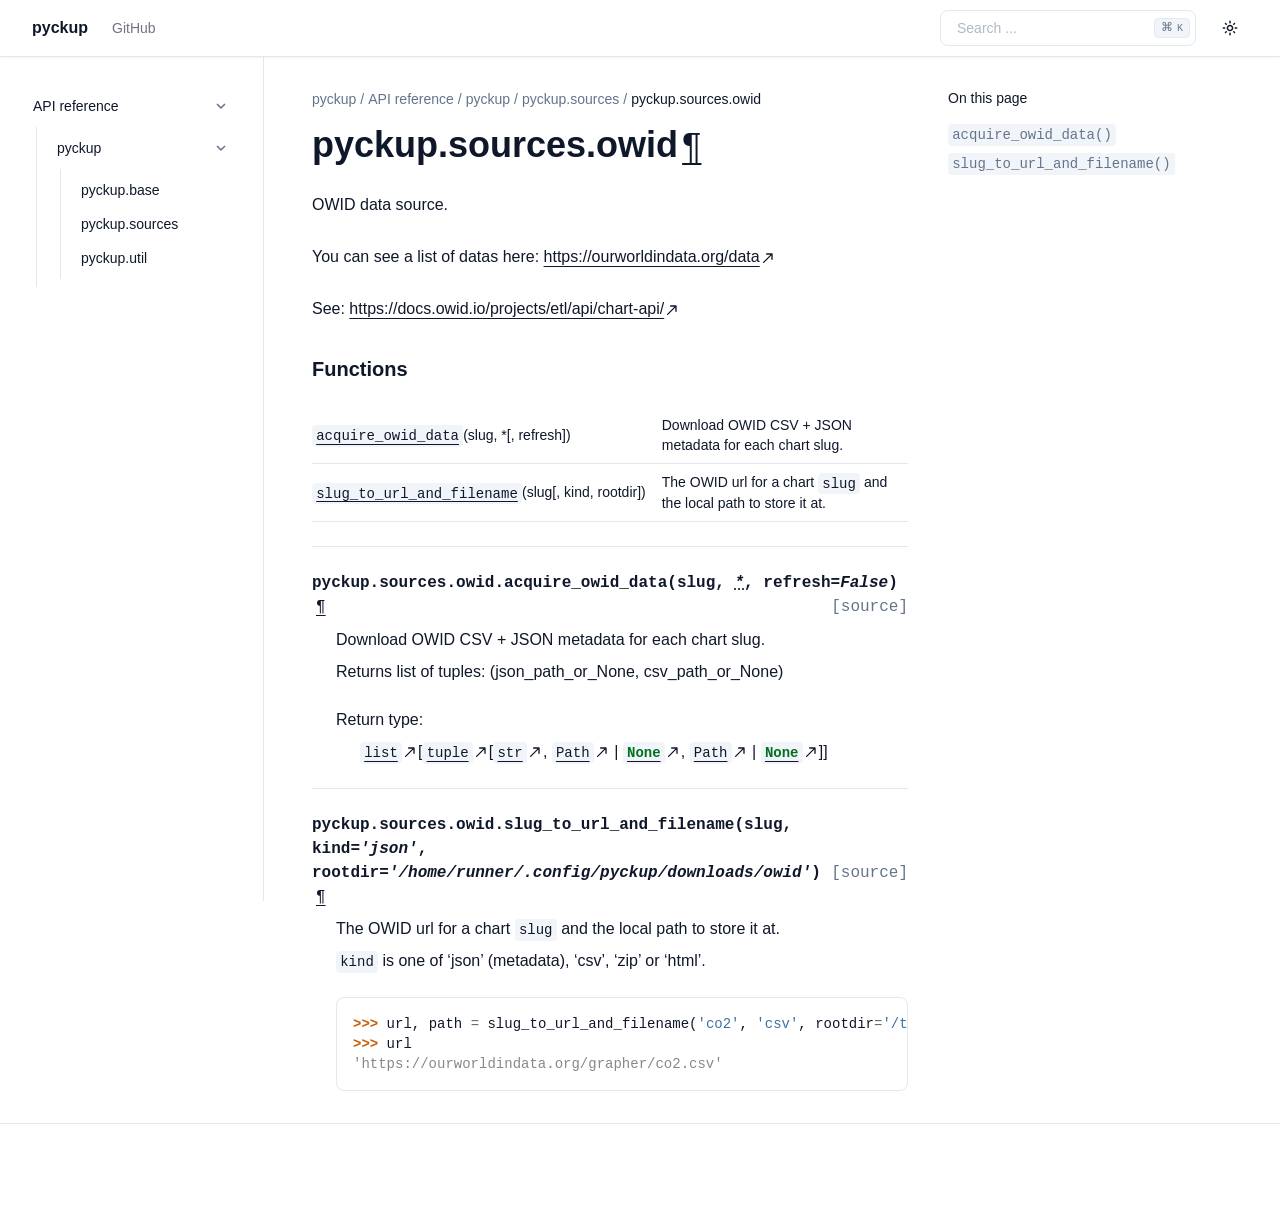
<file: _autosummary/pyckup.sources.owid.html>
<!DOCTYPE html>

<html :class="{ 'dark' : darkMode === true }" data-content_root="../" lang="en" x-data="{ darkMode: $persist(window.matchMedia('(prefers-color-scheme: dark)').matches), activeSection: ''}">
<head>
<script>
    (function () {
      // Set initial color scheme
      if ((localStorage.getItem("_x_darkMode") === "true") || (window.matchMedia("(prefers-color-scheme: dark)").matches)) {
        document.documentElement.classList.add("dark");
      }

      // Watch for media preference changes
      window.matchMedia("(prefers-color-scheme: dark)").addEventListener("change", (event) => {
        localStorage.setItem("_x_darkMode", event.matches);
        document.documentElement.classList.toggle("dark", event.matches);
      });
    })();
  </script>
<meta content="width=device-width, initial-scale=1.0" name="viewport"/>
<meta charset="utf-8"/>
<meta content="#ffffff" media="(prefers-color-scheme: light)" name="theme-color"/>
<meta content="#030711" media="(prefers-color-scheme: dark)" name="theme-color"/>
<meta content="width=device-width, initial-scale=1" name="viewport"/>
<link href="pyckup.sources.owid.html.md" rel="alternate" type="text/markdown"/>
<link href="../llms.txt" rel="describedby" type="text/markdown"/>
<link href="pyckup.sources.owid.html.md" rel="alternate" type="text/markdown"/>
<link href="llms.txt" rel="describedby"/>
<title>pyckup.sources.owid | pyckup</title>
<meta content="pyckup.sources.owid | pyckup" property="og:title"/>
<meta content="pyckup.sources.owid | pyckup" name="twitter:title"/>
<link href="../_static/pygments.css?v=d75fae25" rel="stylesheet" type="text/css"/>
<link href="../_static/theme.css?v=009055c6" rel="stylesheet" type="text/css"/>
<link href="../_static/sphinx_autodoc_typehints.css?v=057ac668" rel="stylesheet" type="text/css"/>
<link href="../_static/copybutton.css?v=76b2166b" rel="stylesheet" type="text/css"/>
<link href="../_static/epythet.css?v=eff8a69f" rel="stylesheet" type="text/css"/>
<link href="../search.html" rel="search" title="Search"/>
<link href="../genindex.html" rel="index" title="Index"/>
<link href="pyckup.util.html" rel="next" title="pyckup.util"/>
<link href="pyckup.sources.html" rel="prev" title="pyckup.sources"/>
</head>
<body :class="{ 'overflow-hidden': showSidebar }" class="min-h-screen font-sans antialiased bg-background text-foreground" x-data="{ showSidebar: false, showScrollTop: false }">
<div @click.self="showSidebar = false" class="fixed inset-0 z-50 overflow-hidden bg-background/80 backdrop-blur-sm md:hidden" x-cloak="" x-show="showSidebar"></div><div class="relative flex flex-col min-h-screen" id="page"><a class="absolute top-0 left-0 z-[100] block bg-background p-4 text-xl transition -translate-x-full opacity-0 focus:translate-x-0 focus:opacity-100" href="#content">
      Skip to content
    </a><header class="sticky top-0 z-40 w-full border-b shadow-xs border-border bg-background/90 backdrop-blur"><div class="container flex items-center h-14">
<div class="hidden mr-4 md:flex">
<a class="flex items-center mr-6" href="../index.html"><span class="hidden font-bold sm:inline-block text-clip whitespace-nowrap">pyckup</span>
</a><nav class="flex items-center gap-6 text-sm font-medium">
<a class="transition-colors hover:text-foreground/80 text-foreground/60" href="https://github.com/i2mint/pyckup" rel="noopener nofollow">GitHub</a>
</nav></div><button @click="showSidebar = true" class="inline-flex items-center justify-center h-10 px-0 py-2 mr-2 text-base font-medium transition-colors rounded-md hover:text-accent-foreground hover:bg-transparent md:hidden" type="button">
<svg aria-hidden="true" fill="currentColor" height="24" viewbox="0 96 960 960" width="24" xmlns="http://www.w3.org/2000/svg">
<path d="M152.587 825.087q-19.152 0-32.326-13.174t-13.174-32.326q0-19.152 13.174-32.326t32.326-13.174h440q19.152 0 32.326 13.174t13.174 32.326q0 19.152-13.174 32.326t-32.326 13.174h-440Zm0-203.587q-19.152 0-32.326-13.174T107.087 576q0-19.152 13.174-32.326t32.326-13.174h320q19.152 0 32.326 13.174T518.087 576q0 19.152-13.174 32.326T472.587 621.5h-320Zm0-203.587q-19.152 0-32.326-13.174t-13.174-32.326q0-19.152 13.174-32.326t32.326-13.174h440q19.152 0 32.326 13.174t13.174 32.326q0 19.152-13.174 32.326t-32.326 13.174h-440ZM708.913 576l112.174 112.174q12.674 12.674 12.674 31.826t-12.674 31.826Q808.413 764.5 789.261 764.5t-31.826-12.674l-144-144Q600 594.391 600 576t13.435-31.826l144-144q12.674-12.674 31.826-12.674t31.826 12.674q12.674 12.674 12.674 31.826t-12.674 31.826L708.913 576Z"></path>
</svg>
<span class="sr-only">Toggle navigation menu</span>
</button>
<div class="flex items-center justify-between flex-1 gap-2 sm:gap-4 md:justify-end">
<div class="flex-1 w-full md:w-auto md:flex-none"><form @keydown.k.window.meta="$refs.search.focus()" action="../search.html" class="relative flex items-center group" id="searchbox" method="get">
<input aria-label="Search the docs" class="inline-flex items-center font-medium transition-colors bg-transparent focus-visible:outline-none focus-visible:ring-2 focus-visible:ring-ring focus-visible:ring-offset-2 ring-offset-background border border-input hover:bg-accent focus:bg-accent hover:text-accent-foreground focus:text-accent-foreground hover:placeholder-accent-foreground py-2 px-4 relative h-9 w-full justify-start rounded-[0.5rem] text-sm text-muted-foreground sm:pr-12 md:w-40 lg:w-64" id="search-input" name="q" placeholder="Search ..." type="search" x-ref="search"/>
<kbd class="pointer-events-none absolute right-1.5 top-2 hidden h-5 select-none text-muted-foreground items-center gap-1 rounded border border-border bg-muted px-1.5 font-mono text-[10px] font-medium opacity-100 sm:flex group-hover:bg-accent group-hover:text-accent-foreground">
<span class="text-xs">⌘</span>
    K
  </kbd>
</form>
</div>
<nav class="flex items-center gap-1">
<button @click="darkMode = !darkMode" class="relative inline-flex items-center justify-center px-0 text-sm font-medium transition-colors rounded-md hover:bg-accent hover:text-accent-foreground h-9 w-9" title="Toggle color scheme" type="button">
<svg class="absolute transition-all scale-100 rotate-0 dark:-rotate-90 dark:scale-0" fill="currentColor" height="16" viewbox="0 96 960 960" width="16" xmlns="http://www.w3.org/2000/svg">
<path d="M480 685q45.456 0 77.228-31.772Q589 621.456 589 576q0-45.456-31.772-77.228Q525.456 467 480 467q-45.456 0-77.228 31.772Q371 530.544 371 576q0 45.456 31.772 77.228Q434.544 685 480 685Zm0 91q-83 0-141.5-58.5T280 576q0-83 58.5-141.5T480 376q83 0 141.5 58.5T680 576q0 83-58.5 141.5T480 776ZM80 621.5q-19.152 0-32.326-13.174T34.5 576q0-19.152 13.174-32.326T80 530.5h80q19.152 0 32.326 13.174T205.5 576q0 19.152-13.174 32.326T160 621.5H80Zm720 0q-19.152 0-32.326-13.174T754.5 576q0-19.152 13.174-32.326T800 530.5h80q19.152 0 32.326 13.174T925.5 576q0 19.152-13.174 32.326T880 621.5h-80Zm-320-320q-19.152 0-32.326-13.174T434.5 256v-80q0-19.152 13.174-32.326T480 130.5q19.152 0 32.326 13.174T525.5 176v80q0 19.152-13.174 32.326T480 301.5Zm0 720q-19.152 0-32.326-13.17Q434.5 995.152 434.5 976v-80q0-19.152 13.174-32.326T480 850.5q19.152 0 32.326 13.174T525.5 896v80q0 19.152-13.174 32.33-13.174 13.17-32.326 13.17ZM222.174 382.065l-43-42Q165.5 327.391 166 308.239t13.174-33.065q13.435-13.674 32.587-13.674t32.065 13.674l42.239 43q12.674 13.435 12.555 31.706-.12 18.272-12.555 31.946-12.674 13.674-31.445 13.413-18.772-.261-32.446-13.174Zm494 494.761-42.239-43q-12.674-13.435-12.674-32.087t12.674-31.565Q686.609 756.5 705.38 757q18.772.5 32.446 13.174l43 41.761Q794.5 824.609 794 843.761t-13.174 33.065Q767.391 890.5 748.239 890.5t-32.065-13.674Zm-42-494.761Q660.5 369.391 661 350.62q.5-18.772 13.174-32.446l41.761-43Q728.609 261.5 747.761 262t33.065 13.174q13.674 13.435 13.674 32.587t-13.674 32.065l-43 42.239q-13.435 12.674-31.706 12.555-18.272-.12-31.946-12.555Zm-495 494.761Q165.5 863.391 165.5 844.239t13.674-32.065l43-42.239q13.435-12.674 32.087-12.674t31.565 12.674Q299.5 782.609 299 801.38q-.5 18.772-13.174 32.446l-41.761 43Q231.391 890.5 212.239 890t-33.065-13.174ZM480 576Z"></path>
</svg>
<svg class="absolute transition-all scale-0 rotate-90 dark:rotate-0 dark:scale-100" fill="currentColor" height="16" viewbox="0 96 960 960" width="16" xmlns="http://www.w3.org/2000/svg">
<path d="M480 936q-151 0-255.5-104.5T120 576q0-138 90-239.5T440 218q25-3 39 18t-1 44q-17 26-25.5 55t-8.5 61q0 90 63 153t153 63q31 0 61.5-9t54.5-25q21-14 43-1.5t19 39.5q-14 138-117.5 229T480 936Zm0-80q88 0 158-48.5T740 681q-20 5-40 8t-40 3q-123 0-209.5-86.5T364 396q0-20 3-40t8-40q-78 32-126.5 102T200 576q0 116 82 198t198 82Zm-10-270Z"></path>
</svg>
</button>
</nav>
</div>
</div>
</header>
<div class="flex-1"><div class="container md:grid md:grid-cols-[220px_minmax(0,1fr)] md:gap-6 lg:grid-cols-[240px_minmax(0,1fr)] lg:gap-10"><aside :aria-hidden="!showSidebar" :class="{ 'translate-x-0': showSidebar }" class="fixed inset-y-0 left-0 md:top-14 z-50 md:z-30 bg-background md:bg-transparent transition-all duration-100 -translate-x-full md:translate-x-0 ml-0 p-6 md:p-0 md:-ml-2 md:h-[calc(100vh-3.5rem)] w-5/6 md:w-full overflow-y-auto border-r border-border md:sticky" id="left-sidebar">
<a class="justify-start text-sm md:!hidden bg-background" href="../index.html"><span class="font-bold text-clip whitespace-nowrap">pyckup</span>
</a>
<div class="relative overflow-hidden md:overflow-auto my-4 md:my-0">
<div class="overflow-y-auto h-full w-full relative pr-6"><nav class="flex md:hidden flex-col font-medium mt-4">
<a href="https://github.com/i2mint/pyckup" rel="nofollow noopener">GitHub</a>
</nav><nav class="table w-full min-w-full my-6 lg:my-8">
<ul class="current">
<li class="toctree-l1 current" x-data="{ expanded: $el.classList.contains('current') ? true : false }"><a :class="{ 'expanded' : expanded }" @click="expanded = !expanded" class="reference internal expandable" href="../api.html">API reference<button @click.prevent.stop="expanded = !expanded" type="button" x-cloak=""><span class="sr-only"></span><svg fill="currentColor" height="18px" stroke="none" viewbox="0 0 24 24" width="18px" xmlns="http://www.w3.org/2000/svg"><path d="M10 6L8.59 7.41 13.17 12l-4.58 4.59L10 18l6-6z"></path></svg></button></a><ul class="current" x-show="expanded">
<li class="toctree-l2 current" x-data="{ expanded: $el.classList.contains('current') ? true : false }"><a :class="{ 'expanded' : expanded }" @click="expanded = !expanded" class="reference internal expandable" href="pyckup.html">pyckup<button @click.prevent.stop="expanded = !expanded" type="button" x-cloak=""><span class="sr-only"></span><svg fill="currentColor" height="18px" stroke="none" viewbox="0 0 24 24" width="18px" xmlns="http://www.w3.org/2000/svg"><path d="M10 6L8.59 7.41 13.17 12l-4.58 4.59L10 18l6-6z"></path></svg></button></a><ul class="current" x-show="expanded">
<li class="toctree-l3"><a class="reference internal" href="pyckup.base.html">pyckup.base</a></li>
<li class="toctree-l3 current"><a class="reference internal" href="pyckup.sources.html">pyckup.sources</a></li>
<li class="toctree-l3"><a class="reference internal" href="pyckup.util.html">pyckup.util</a></li>
</ul>
</li>
</ul>
</li>
</ul>
</nav>
</div>
</div>
<button @click="showSidebar = false" class="absolute md:hidden right-4 top-4 rounded-sm opacity-70 transition-opacity hover:opacity-100" type="button">
<svg class="h-4 w-4" fill="currentColor" height="24" stroke="none" viewbox="0 96 960 960" width="24" xmlns="http://www.w3.org/2000/svg">
<path d="M480 632 284 828q-11 11-28 11t-28-11q-11-11-11-28t11-28l196-196-196-196q-11-11-11-28t11-28q11-11 28-11t28 11l196 196 196-196q11-11 28-11t28 11q11 11 11 28t-11 28L536 576l196 196q11 11 11 28t-11 28q-11 11-28 11t-28-11L480 632Z"></path>
</svg>
</button>
</aside>
<main class="relative py-6 lg:gap-10 lg:py-8 xl:grid xl:grid-cols-[1fr_300px]">
<div class="w-full min-w-0 mx-auto">
<nav aria-label="breadcrumbs" class="flex items-center mb-4 space-x-1 text-sm text-muted-foreground">
<a class="overflow-hidden text-ellipsis whitespace-nowrap hover:text-foreground" href="../index.html">
<span class="hidden md:inline">pyckup</span>
<svg aria-label="Home" class="md:hidden" fill="currentColor" height="18" stroke="none" viewbox="0 96 960 960" width="18" xmlns="http://www.w3.org/2000/svg">
<path d="M240 856h120V616h240v240h120V496L480 316 240 496v360Zm-80 80V456l320-240 320 240v480H520V696h-80v240H160Zm320-350Z"></path>
</svg>
</a>
<div class="mr-1">/</div><a class="hover:text-foreground overflow-hidden text-ellipsis whitespace-nowrap" href="../api.html">API reference</a>
<div class="mr-1">/</div><a class="hover:text-foreground overflow-hidden text-ellipsis whitespace-nowrap" href="pyckup.html">pyckup</a>
<div class="mr-1">/</div><a class="hover:text-foreground overflow-hidden text-ellipsis whitespace-nowrap" href="pyckup.sources.html">pyckup.sources</a>
<div class="mr-1">/</div><span aria-current="page" class="font-medium text-foreground overflow-hidden text-ellipsis whitespace-nowrap">pyckup.sources.owid</span>
</nav>
<div id="content" role="main">
<section id="module-pyckup.sources.owid">
<span id="pyckup-sources-owid"></span><h1>pyckup.sources.owid<a @click.prevent="window.navigator.clipboard.writeText($el.href); $el.setAttribute('data-tooltip', 'Copied!'); setTimeout(() =&gt; $el.setAttribute('data-tooltip', 'Copy link to this element'), 2000)" aria-label="Copy link to this element" class="headerlink" data-tooltip="Copy link to this element" href="#module-pyckup.sources.owid">¶</a></h1>
<p>OWID data source.</p>
<p>You can see a list of datas here: <a class="reference external" href="https://ourworldindata.org/data" rel="nofollow noopener">https://ourworldindata.org/data<svg fill="currentColor" height="1em" stroke="none" viewbox="0 96 960 960" width="1em" xmlns="http://www.w3.org/2000/svg"><path d="M188 868q-11-11-11-28t11-28l436-436H400q-17 0-28.5-11.5T360 336q0-17 11.5-28.5T400 296h320q17 0 28.5 11.5T760 336v320q0 17-11.5 28.5T720 696q-17 0-28.5-11.5T680 656V432L244 868q-11 11-28 11t-28-11Z"></path></svg></a></p>
<p>See: <a class="reference external" href="https://docs.owid.io/projects/etl/api/chart-api/" rel="nofollow noopener">https://docs.owid.io/projects/etl/api/chart-api/<svg fill="currentColor" height="1em" stroke="none" viewbox="0 96 960 960" width="1em" xmlns="http://www.w3.org/2000/svg"><path d="M188 868q-11-11-11-28t11-28l436-436H400q-17 0-28.5-11.5T360 336q0-17 11.5-28.5T400 296h320q17 0 28.5 11.5T760 336v320q0 17-11.5 28.5T720 696q-17 0-28.5-11.5T680 656V432L244 868q-11 11-28 11t-28-11Z"></path></svg></a></p>
<p class="rubric">Functions</p>
<table class="autosummary longtable docutils align-default">
<tbody>
<tr class="row-odd"><td><p><a class="reference internal" href="#pyckup.sources.owid.acquire_owid_data" title="pyckup.sources.owid.acquire_owid_data"><code class="xref py py-obj docutils literal notranslate"><span class="pre">acquire_owid_data</span></code></a>(slug, *[, refresh])</p></td>
<td><p>Download OWID CSV + JSON metadata for each chart slug.</p></td>
</tr>
<tr class="row-even"><td><p><a class="reference internal" href="#pyckup.sources.owid.slug_to_url_and_filename" title="pyckup.sources.owid.slug_to_url_and_filename"><code class="xref py py-obj docutils literal notranslate"><span class="pre">slug_to_url_and_filename</span></code></a>(slug[, kind, rootdir])</p></td>
<td><p>The OWID url for a chart <code class="docutils literal notranslate"><span class="pre">slug</span></code> and the local path to store it at.</p></td>
</tr>
</tbody>
</table>
<dl class="py function">
<dt class="sig sig-object py" id="pyckup.sources.owid.acquire_owid_data">
<span class="sig-prename descclassname"><span class="pre">pyckup.sources.owid.</span></span><span class="sig-name descname"><span class="pre">acquire_owid_data</span></span><span class="sig-paren">(</span><em class="sig-param"><span class="n"><span class="pre">slug</span></span></em>, <em class="sig-param"><span class="keyword-only-separator o"><abbr title="Keyword-only parameters separator (PEP 3102)"><span class="pre">*</span></abbr></span></em>, <em class="sig-param"><span class="n"><span class="pre">refresh</span></span><span class="o"><span class="pre">=</span></span><span class="default_value"><span class="pre">False</span></span></em><span class="sig-paren">)</span><a class="reference internal" href="../_modules/pyckup/sources/owid.html#acquire_owid_data"><span class="viewcode-link"><span class="pre">[source]</span></span></a><a @click.prevent="window.navigator.clipboard.writeText($el.href); $el.setAttribute('data-tooltip', 'Copied!'); setTimeout(() =&gt; $el.setAttribute('data-tooltip', 'Copy link to this element'), 2000)" aria-label="Copy link to this element" class="headerlink" data-tooltip="Copy link to this element" href="#pyckup.sources.owid.acquire_owid_data" x-intersect.margin.0%.0%.-70%.0%="activeSection = '#pyckup.sources.owid.acquire_owid_data'">¶</a></dt>
<dd><p>Download OWID CSV + JSON metadata for each chart slug.</p>
<p>Returns list of tuples: (json_path_or_None, csv_path_or_None)</p>
<dl class="field-list simple">
<dt class="field-odd">Return type<span class="colon">:</span></dt>
<dd class="field-odd"><p><span class="sphinx_autodoc_typehints-type"><a class="reference external" href="https://docs.python.org/3/builtins/stdtypes.html#list" rel="nofollow noopener" title="(in Python v3.15)"><code class="xref py py-class docutils literal notranslate"><span class="pre">list</span></code><svg fill="currentColor" height="1em" stroke="none" viewbox="0 96 960 960" width="1em" xmlns="http://www.w3.org/2000/svg"><path d="M188 868q-11-11-11-28t11-28l436-436H400q-17 0-28.5-11.5T360 336q0-17 11.5-28.5T400 296h320q17 0 28.5 11.5T760 336v320q0 17-11.5 28.5T720 696q-17 0-28.5-11.5T680 656V432L244 868q-11 11-28 11t-28-11Z"></path></svg></a>[<a class="reference external" href="https://docs.python.org/3/builtins/stdtypes.html#tuple" rel="nofollow noopener" title="(in Python v3.15)"><code class="xref py py-class docutils literal notranslate"><span class="pre">tuple</span></code><svg fill="currentColor" height="1em" stroke="none" viewbox="0 96 960 960" width="1em" xmlns="http://www.w3.org/2000/svg"><path d="M188 868q-11-11-11-28t11-28l436-436H400q-17 0-28.5-11.5T360 336q0-17 11.5-28.5T400 296h320q17 0 28.5 11.5T760 336v320q0 17-11.5 28.5T720 696q-17 0-28.5-11.5T680 656V432L244 868q-11 11-28 11t-28-11Z"></path></svg></a>[<a class="reference external" href="https://docs.python.org/3/builtins/stdtypes.html#str" rel="nofollow noopener" title="(in Python v3.15)"><code class="xref py py-class docutils literal notranslate"><span class="pre">str</span></code><svg fill="currentColor" height="1em" stroke="none" viewbox="0 96 960 960" width="1em" xmlns="http://www.w3.org/2000/svg"><path d="M188 868q-11-11-11-28t11-28l436-436H400q-17 0-28.5-11.5T360 336q0-17 11.5-28.5T400 296h320q17 0 28.5 11.5T760 336v320q0 17-11.5 28.5T720 696q-17 0-28.5-11.5T680 656V432L244 868q-11 11-28 11t-28-11Z"></path></svg></a>, <a class="reference external" href="https://docs.python.org/3/library/pathlib.html#pathlib.Path" rel="nofollow noopener" title="(in Python v3.15)"><code class="xref py py-class docutils literal notranslate"><span class="pre">Path</span></code><svg fill="currentColor" height="1em" stroke="none" viewbox="0 96 960 960" width="1em" xmlns="http://www.w3.org/2000/svg"><path d="M188 868q-11-11-11-28t11-28l436-436H400q-17 0-28.5-11.5T360 336q0-17 11.5-28.5T400 296h320q17 0 28.5 11.5T760 336v320q0 17-11.5 28.5T720 696q-17 0-28.5-11.5T680 656V432L244 868q-11 11-28 11t-28-11Z"></path></svg></a> | <span class="highlight sphinx_autodoc_typehints-value"><a class="reference external" href="https://docs.python.org/3/builtins/constants.html#None" rel="nofollow noopener" title="(in Python v3.15)"><code class="xref py py-obj docutils literal notranslate"><span class="kc"><span class="pre">None</span></span></code><svg fill="currentColor" height="1em" stroke="none" viewbox="0 96 960 960" width="1em" xmlns="http://www.w3.org/2000/svg"><path d="M188 868q-11-11-11-28t11-28l436-436H400q-17 0-28.5-11.5T360 336q0-17 11.5-28.5T400 296h320q17 0 28.5 11.5T760 336v320q0 17-11.5 28.5T720 696q-17 0-28.5-11.5T680 656V432L244 868q-11 11-28 11t-28-11Z"></path></svg></a></span>, <a class="reference external" href="https://docs.python.org/3/library/pathlib.html#pathlib.Path" rel="nofollow noopener" title="(in Python v3.15)"><code class="xref py py-class docutils literal notranslate"><span class="pre">Path</span></code><svg fill="currentColor" height="1em" stroke="none" viewbox="0 96 960 960" width="1em" xmlns="http://www.w3.org/2000/svg"><path d="M188 868q-11-11-11-28t11-28l436-436H400q-17 0-28.5-11.5T360 336q0-17 11.5-28.5T400 296h320q17 0 28.5 11.5T760 336v320q0 17-11.5 28.5T720 696q-17 0-28.5-11.5T680 656V432L244 868q-11 11-28 11t-28-11Z"></path></svg></a> | <span class="highlight sphinx_autodoc_typehints-value"><a class="reference external" href="https://docs.python.org/3/builtins/constants.html#None" rel="nofollow noopener" title="(in Python v3.15)"><code class="xref py py-obj docutils literal notranslate"><span class="kc"><span class="pre">None</span></span></code><svg fill="currentColor" height="1em" stroke="none" viewbox="0 96 960 960" width="1em" xmlns="http://www.w3.org/2000/svg"><path d="M188 868q-11-11-11-28t11-28l436-436H400q-17 0-28.5-11.5T360 336q0-17 11.5-28.5T400 296h320q17 0 28.5 11.5T760 336v320q0 17-11.5 28.5T720 696q-17 0-28.5-11.5T680 656V432L244 868q-11 11-28 11t-28-11Z"></path></svg></a></span>]]</span></p>
</dd>
</dl>
</dd></dl>
<dl class="py function">
<dt class="sig sig-object py" id="pyckup.sources.owid.slug_to_url_and_filename">
<span class="sig-prename descclassname"><span class="pre">pyckup.sources.owid.</span></span><span class="sig-name descname"><span class="pre">slug_to_url_and_filename</span></span><span class="sig-paren">(</span><em class="sig-param"><span class="n"><span class="pre">slug</span></span></em>, <em class="sig-param"><span class="n"><span class="pre">kind</span></span><span class="o"><span class="pre">=</span></span><span class="default_value"><span class="pre">'json'</span></span></em>, <em class="sig-param"><span class="n"><span class="pre">rootdir</span></span><span class="o"><span class="pre">=</span></span><span class="default_value"><span class="pre">'/home/runner/.config/pyckup/downloads/owid'</span></span></em><span class="sig-paren">)</span><a class="reference internal" href="../_modules/pyckup/sources/owid.html#slug_to_url_and_filename"><span class="viewcode-link"><span class="pre">[source]</span></span></a><a @click.prevent="window.navigator.clipboard.writeText($el.href); $el.setAttribute('data-tooltip', 'Copied!'); setTimeout(() =&gt; $el.setAttribute('data-tooltip', 'Copy link to this element'), 2000)" aria-label="Copy link to this element" class="headerlink" data-tooltip="Copy link to this element" href="#pyckup.sources.owid.slug_to_url_and_filename" x-intersect.margin.0%.0%.-70%.0%="activeSection = '#pyckup.sources.owid.slug_to_url_and_filename'">¶</a></dt>
<dd><p>The OWID url for a chart <code class="docutils literal notranslate"><span class="pre">slug</span></code> and the local path to store it at.</p>
<p><code class="docutils literal notranslate"><span class="pre">kind</span></code> is one of ‘json’ (metadata), ‘csv’, ‘zip’ or ‘html’.</p>
<div class="doctest highlight-default notranslate"><div class="highlight"><pre><span></span><code><span id="line-1"><span class="gp">&gt;&gt;&gt; </span><span class="n">url</span><span class="p">,</span> <span class="n">path</span> <span class="o">=</span> <span class="n">slug_to_url_and_filename</span><span class="p">(</span><span class="s1">'co2'</span><span class="p">,</span> <span class="s1">'csv'</span><span class="p">,</span> <span class="n">rootdir</span><span class="o">=</span><span class="s1">'/tmp'</span><span class="p">)</span>
</span><span id="line-2"><span class="gp">&gt;&gt;&gt; </span><span class="n">url</span>
</span><span id="line-3"><span class="go">'https://ourworldindata.org/grapher/co2.csv'</span>
</span></code></pre></div>
</div>
</dd></dl>
</section>
</div></div><aside class="hidden text-sm xl:block" id="right-sidebar">
<div class="sticky top-16 -mt-10 max-h-[calc(100vh-5rem)] h-full overflow-y-auto pt-6 space-y-2"><p class="font-medium">On this page</p>
<ul>
<li><a :data-current="activeSection === '#pyckup.sources.owid.acquire_owid_data'" class="reference internal" href="#pyckup.sources.owid.acquire_owid_data"><code class="docutils literal notranslate"><span class="pre">acquire_owid_data()</span></code></a></li>
<li><a :data-current="activeSection === '#pyckup.sources.owid.slug_to_url_and_filename'" class="reference internal" href="#pyckup.sources.owid.slug_to_url_and_filename"><code class="docutils literal notranslate"><span class="pre">slug_to_url_and_filename()</span></code></a></li>
</ul>
</div>
</aside>
</main>
</div>
</div><footer class="py-6 border-t border-border md:py-0">
<div class="container flex flex-col items-center justify-between gap-4 md:h-24 md:flex-row">
<div class="flex flex-col items-center gap-4 px-8 md:flex-row md:gap-2 md:px-0">
<p class="text-sm leading-loose text-center text-muted-foreground md:text-left"></p>
</div>
</div>
</footer>
</div>
<script src="../_static/documentation_options.js?v=92734c54"></script>
<script src="../_static/doctools.js?v=fd6eb6e6"></script>
<script src="../_static/sphinx_highlight.js?v=6ffebe34"></script>
<script src="../_static/clipboard.min.js?v=a7894cd8"></script>
<script src="../_static/copybutton.js?v=fd10adb8"></script>
<script defer="defer" src="../_static/theme.js?v=49cc6205"></script>
</body>
</html>
</file>
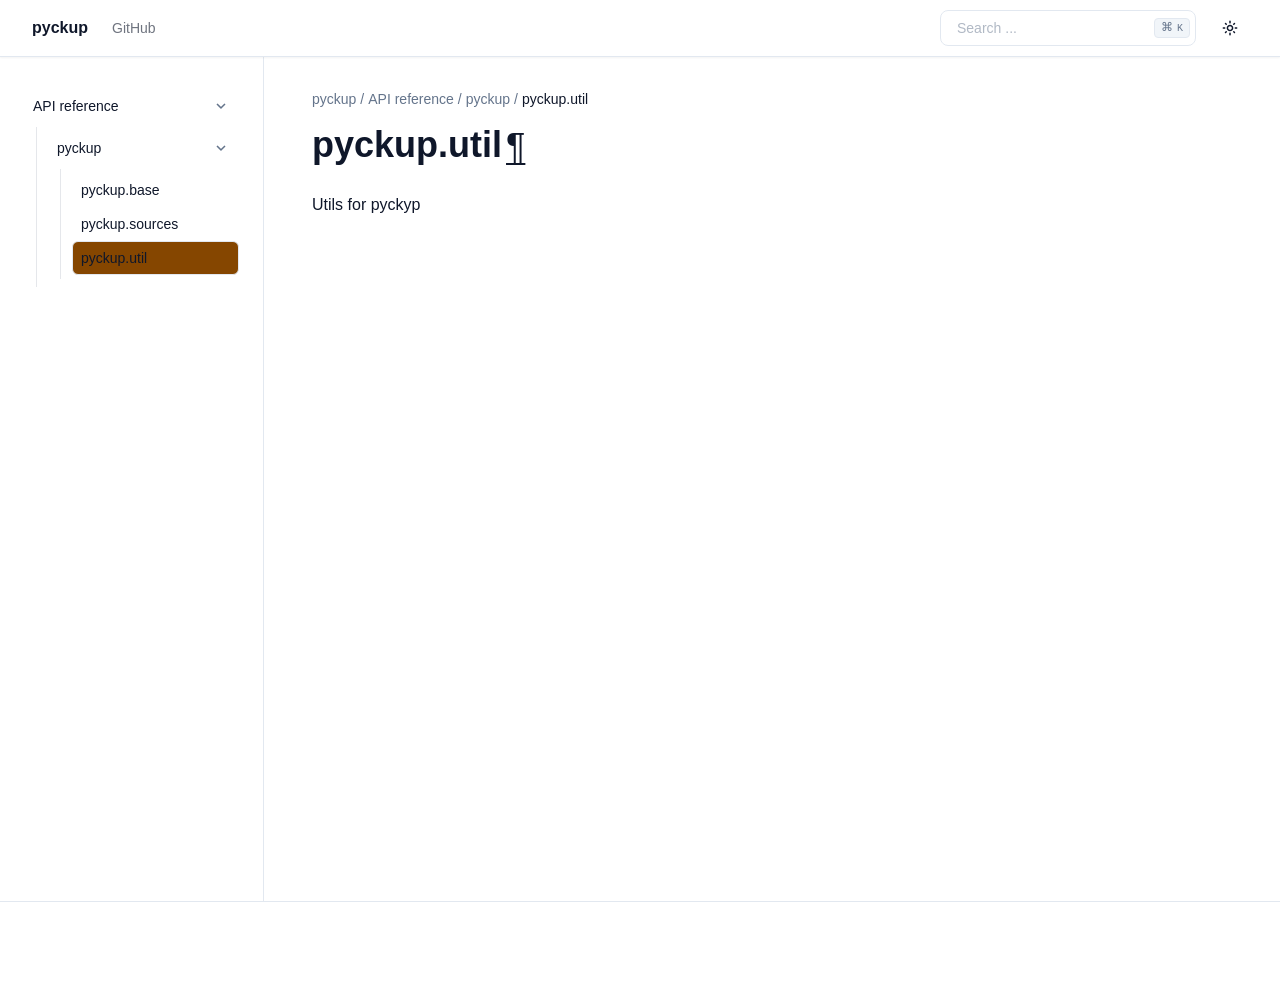
<file: _autosummary/pyckup.util.html>
<!DOCTYPE html>

<html :class="{ 'dark' : darkMode === true }" data-content_root="../" lang="en" x-data="{ darkMode: $persist(window.matchMedia('(prefers-color-scheme: dark)').matches), activeSection: ''}">
<head>
<script>
    (function () {
      // Set initial color scheme
      if ((localStorage.getItem("_x_darkMode") === "true") || (window.matchMedia("(prefers-color-scheme: dark)").matches)) {
        document.documentElement.classList.add("dark");
      }

      // Watch for media preference changes
      window.matchMedia("(prefers-color-scheme: dark)").addEventListener("change", (event) => {
        localStorage.setItem("_x_darkMode", event.matches);
        document.documentElement.classList.toggle("dark", event.matches);
      });
    })();
  </script>
<meta content="width=device-width, initial-scale=1.0" name="viewport"/>
<meta charset="utf-8"/>
<meta content="#ffffff" media="(prefers-color-scheme: light)" name="theme-color"/>
<meta content="#030711" media="(prefers-color-scheme: dark)" name="theme-color"/>
<meta content="width=device-width, initial-scale=1" name="viewport"/>
<link href="pyckup.util.html.md" rel="alternate" type="text/markdown"/>
<link href="../llms.txt" rel="describedby" type="text/markdown"/>
<link href="pyckup.util.html.md" rel="alternate" type="text/markdown"/>
<link href="llms.txt" rel="describedby"/>
<title>pyckup.util | pyckup</title>
<meta content="pyckup.util | pyckup" property="og:title"/>
<meta content="pyckup.util | pyckup" name="twitter:title"/>
<link href="../_static/pygments.css?v=d75fae25" rel="stylesheet" type="text/css"/>
<link href="../_static/theme.css?v=009055c6" rel="stylesheet" type="text/css"/>
<link href="../_static/sphinx_autodoc_typehints.css?v=057ac668" rel="stylesheet" type="text/css"/>
<link href="../_static/copybutton.css?v=76b2166b" rel="stylesheet" type="text/css"/>
<link href="../_static/epythet.css?v=eff8a69f" rel="stylesheet" type="text/css"/>
<link href="../search.html" rel="search" title="Search"/>
<link href="../genindex.html" rel="index" title="Index"/>
<link href="pyckup.sources.owid.html" rel="prev" title="pyckup.sources.owid"/>
</head>
<body :class="{ 'overflow-hidden': showSidebar }" class="min-h-screen font-sans antialiased bg-background text-foreground" x-data="{ showSidebar: false, showScrollTop: false }">
<div @click.self="showSidebar = false" class="fixed inset-0 z-50 overflow-hidden bg-background/80 backdrop-blur-sm md:hidden" x-cloak="" x-show="showSidebar"></div><div class="relative flex flex-col min-h-screen" id="page"><a class="absolute top-0 left-0 z-[100] block bg-background p-4 text-xl transition -translate-x-full opacity-0 focus:translate-x-0 focus:opacity-100" href="#content">
      Skip to content
    </a><header class="sticky top-0 z-40 w-full border-b shadow-xs border-border bg-background/90 backdrop-blur"><div class="container flex items-center h-14">
<div class="hidden mr-4 md:flex">
<a class="flex items-center mr-6" href="../index.html"><span class="hidden font-bold sm:inline-block text-clip whitespace-nowrap">pyckup</span>
</a><nav class="flex items-center gap-6 text-sm font-medium">
<a class="transition-colors hover:text-foreground/80 text-foreground/60" href="https://github.com/i2mint/pyckup" rel="noopener nofollow">GitHub</a>
</nav></div><button @click="showSidebar = true" class="inline-flex items-center justify-center h-10 px-0 py-2 mr-2 text-base font-medium transition-colors rounded-md hover:text-accent-foreground hover:bg-transparent md:hidden" type="button">
<svg aria-hidden="true" fill="currentColor" height="24" viewbox="0 96 960 960" width="24" xmlns="http://www.w3.org/2000/svg">
<path d="M152.587 825.087q-19.152 0-32.326-13.174t-13.174-32.326q0-19.152 13.174-32.326t32.326-13.174h440q19.152 0 32.326 13.174t13.174 32.326q0 19.152-13.174 32.326t-32.326 13.174h-440Zm0-203.587q-19.152 0-32.326-13.174T107.087 576q0-19.152 13.174-32.326t32.326-13.174h320q19.152 0 32.326 13.174T518.087 576q0 19.152-13.174 32.326T472.587 621.5h-320Zm0-203.587q-19.152 0-32.326-13.174t-13.174-32.326q0-19.152 13.174-32.326t32.326-13.174h440q19.152 0 32.326 13.174t13.174 32.326q0 19.152-13.174 32.326t-32.326 13.174h-440ZM708.913 576l112.174 112.174q12.674 12.674 12.674 31.826t-12.674 31.826Q808.413 764.5 789.261 764.5t-31.826-12.674l-144-144Q600 594.391 600 576t13.435-31.826l144-144q12.674-12.674 31.826-12.674t31.826 12.674q12.674 12.674 12.674 31.826t-12.674 31.826L708.913 576Z"></path>
</svg>
<span class="sr-only">Toggle navigation menu</span>
</button>
<div class="flex items-center justify-between flex-1 gap-2 sm:gap-4 md:justify-end">
<div class="flex-1 w-full md:w-auto md:flex-none"><form @keydown.k.window.meta="$refs.search.focus()" action="../search.html" class="relative flex items-center group" id="searchbox" method="get">
<input aria-label="Search the docs" class="inline-flex items-center font-medium transition-colors bg-transparent focus-visible:outline-none focus-visible:ring-2 focus-visible:ring-ring focus-visible:ring-offset-2 ring-offset-background border border-input hover:bg-accent focus:bg-accent hover:text-accent-foreground focus:text-accent-foreground hover:placeholder-accent-foreground py-2 px-4 relative h-9 w-full justify-start rounded-[0.5rem] text-sm text-muted-foreground sm:pr-12 md:w-40 lg:w-64" id="search-input" name="q" placeholder="Search ..." type="search" x-ref="search"/>
<kbd class="pointer-events-none absolute right-1.5 top-2 hidden h-5 select-none text-muted-foreground items-center gap-1 rounded border border-border bg-muted px-1.5 font-mono text-[10px] font-medium opacity-100 sm:flex group-hover:bg-accent group-hover:text-accent-foreground">
<span class="text-xs">⌘</span>
    K
  </kbd>
</form>
</div>
<nav class="flex items-center gap-1">
<button @click="darkMode = !darkMode" class="relative inline-flex items-center justify-center px-0 text-sm font-medium transition-colors rounded-md hover:bg-accent hover:text-accent-foreground h-9 w-9" title="Toggle color scheme" type="button">
<svg class="absolute transition-all scale-100 rotate-0 dark:-rotate-90 dark:scale-0" fill="currentColor" height="16" viewbox="0 96 960 960" width="16" xmlns="http://www.w3.org/2000/svg">
<path d="M480 685q45.456 0 77.228-31.772Q589 621.456 589 576q0-45.456-31.772-77.228Q525.456 467 480 467q-45.456 0-77.228 31.772Q371 530.544 371 576q0 45.456 31.772 77.228Q434.544 685 480 685Zm0 91q-83 0-141.5-58.5T280 576q0-83 58.5-141.5T480 376q83 0 141.5 58.5T680 576q0 83-58.5 141.5T480 776ZM80 621.5q-19.152 0-32.326-13.174T34.5 576q0-19.152 13.174-32.326T80 530.5h80q19.152 0 32.326 13.174T205.5 576q0 19.152-13.174 32.326T160 621.5H80Zm720 0q-19.152 0-32.326-13.174T754.5 576q0-19.152 13.174-32.326T800 530.5h80q19.152 0 32.326 13.174T925.5 576q0 19.152-13.174 32.326T880 621.5h-80Zm-320-320q-19.152 0-32.326-13.174T434.5 256v-80q0-19.152 13.174-32.326T480 130.5q19.152 0 32.326 13.174T525.5 176v80q0 19.152-13.174 32.326T480 301.5Zm0 720q-19.152 0-32.326-13.17Q434.5 995.152 434.5 976v-80q0-19.152 13.174-32.326T480 850.5q19.152 0 32.326 13.174T525.5 896v80q0 19.152-13.174 32.33-13.174 13.17-32.326 13.17ZM222.174 382.065l-43-42Q165.5 327.391 166 308.239t13.174-33.065q13.435-13.674 32.587-13.674t32.065 13.674l42.239 43q12.674 13.435 12.555 31.706-.12 18.272-12.555 31.946-12.674 13.674-31.445 13.413-18.772-.261-32.446-13.174Zm494 494.761-42.239-43q-12.674-13.435-12.674-32.087t12.674-31.565Q686.609 756.5 705.38 757q18.772.5 32.446 13.174l43 41.761Q794.5 824.609 794 843.761t-13.174 33.065Q767.391 890.5 748.239 890.5t-32.065-13.674Zm-42-494.761Q660.5 369.391 661 350.62q.5-18.772 13.174-32.446l41.761-43Q728.609 261.5 747.761 262t33.065 13.174q13.674 13.435 13.674 32.587t-13.674 32.065l-43 42.239q-13.435 12.674-31.706 12.555-18.272-.12-31.946-12.555Zm-495 494.761Q165.5 863.391 165.5 844.239t13.674-32.065l43-42.239q13.435-12.674 32.087-12.674t31.565 12.674Q299.5 782.609 299 801.38q-.5 18.772-13.174 32.446l-41.761 43Q231.391 890.5 212.239 890t-33.065-13.174ZM480 576Z"></path>
</svg>
<svg class="absolute transition-all scale-0 rotate-90 dark:rotate-0 dark:scale-100" fill="currentColor" height="16" viewbox="0 96 960 960" width="16" xmlns="http://www.w3.org/2000/svg">
<path d="M480 936q-151 0-255.5-104.5T120 576q0-138 90-239.5T440 218q25-3 39 18t-1 44q-17 26-25.5 55t-8.5 61q0 90 63 153t153 63q31 0 61.5-9t54.5-25q21-14 43-1.5t19 39.5q-14 138-117.5 229T480 936Zm0-80q88 0 158-48.5T740 681q-20 5-40 8t-40 3q-123 0-209.5-86.5T364 396q0-20 3-40t8-40q-78 32-126.5 102T200 576q0 116 82 198t198 82Zm-10-270Z"></path>
</svg>
</button>
</nav>
</div>
</div>
</header>
<div class="flex-1"><div class="container md:grid md:grid-cols-[220px_minmax(0,1fr)] md:gap-6 lg:grid-cols-[240px_minmax(0,1fr)] lg:gap-10"><aside :aria-hidden="!showSidebar" :class="{ 'translate-x-0': showSidebar }" class="fixed inset-y-0 left-0 md:top-14 z-50 md:z-30 bg-background md:bg-transparent transition-all duration-100 -translate-x-full md:translate-x-0 ml-0 p-6 md:p-0 md:-ml-2 md:h-[calc(100vh-3.5rem)] w-5/6 md:w-full overflow-y-auto border-r border-border md:sticky" id="left-sidebar">
<a class="justify-start text-sm md:!hidden bg-background" href="../index.html"><span class="font-bold text-clip whitespace-nowrap">pyckup</span>
</a>
<div class="relative overflow-hidden md:overflow-auto my-4 md:my-0">
<div class="overflow-y-auto h-full w-full relative pr-6"><nav class="flex md:hidden flex-col font-medium mt-4">
<a href="https://github.com/i2mint/pyckup" rel="nofollow noopener">GitHub</a>
</nav><nav class="table w-full min-w-full my-6 lg:my-8">
<ul class="current">
<li class="toctree-l1 current" x-data="{ expanded: $el.classList.contains('current') ? true : false }"><a :class="{ 'expanded' : expanded }" @click="expanded = !expanded" class="reference internal expandable" href="../api.html">API reference<button @click.prevent.stop="expanded = !expanded" type="button" x-cloak=""><span class="sr-only"></span><svg fill="currentColor" height="18px" stroke="none" viewbox="0 0 24 24" width="18px" xmlns="http://www.w3.org/2000/svg"><path d="M10 6L8.59 7.41 13.17 12l-4.58 4.59L10 18l6-6z"></path></svg></button></a><ul class="current" x-show="expanded">
<li class="toctree-l2 current" x-data="{ expanded: $el.classList.contains('current') ? true : false }"><a :class="{ 'expanded' : expanded }" @click="expanded = !expanded" class="reference internal expandable" href="pyckup.html">pyckup<button @click.prevent.stop="expanded = !expanded" type="button" x-cloak=""><span class="sr-only"></span><svg fill="currentColor" height="18px" stroke="none" viewbox="0 0 24 24" width="18px" xmlns="http://www.w3.org/2000/svg"><path d="M10 6L8.59 7.41 13.17 12l-4.58 4.59L10 18l6-6z"></path></svg></button></a><ul class="current" x-show="expanded">
<li class="toctree-l3"><a class="reference internal" href="pyckup.base.html">pyckup.base</a></li>
<li class="toctree-l3"><a class="reference internal" href="pyckup.sources.html">pyckup.sources</a></li>
<li class="toctree-l3 current"><a class="current reference internal" href="#">pyckup.util</a></li>
</ul>
</li>
</ul>
</li>
</ul>
</nav>
</div>
</div>
<button @click="showSidebar = false" class="absolute md:hidden right-4 top-4 rounded-sm opacity-70 transition-opacity hover:opacity-100" type="button">
<svg class="h-4 w-4" fill="currentColor" height="24" stroke="none" viewbox="0 96 960 960" width="24" xmlns="http://www.w3.org/2000/svg">
<path d="M480 632 284 828q-11 11-28 11t-28-11q-11-11-11-28t11-28l196-196-196-196q-11-11-11-28t11-28q11-11 28-11t28 11l196 196 196-196q11-11 28-11t28 11q11 11 11 28t-11 28L536 576l196 196q11 11 11 28t-11 28q-11 11-28 11t-28-11L480 632Z"></path>
</svg>
</button>
</aside>
<main class="relative py-6 lg:gap-10 lg:py-8 xl:grid xl:grid-cols-[1fr_300px]">
<div class="w-full min-w-0 mx-auto">
<nav aria-label="breadcrumbs" class="flex items-center mb-4 space-x-1 text-sm text-muted-foreground">
<a class="overflow-hidden text-ellipsis whitespace-nowrap hover:text-foreground" href="../index.html">
<span class="hidden md:inline">pyckup</span>
<svg aria-label="Home" class="md:hidden" fill="currentColor" height="18" stroke="none" viewbox="0 96 960 960" width="18" xmlns="http://www.w3.org/2000/svg">
<path d="M240 856h120V616h240v240h120V496L480 316 240 496v360Zm-80 80V456l320-240 320 240v480H520V696h-80v240H160Zm320-350Z"></path>
</svg>
</a>
<div class="mr-1">/</div><a class="hover:text-foreground overflow-hidden text-ellipsis whitespace-nowrap" href="../api.html">API reference</a>
<div class="mr-1">/</div><a class="hover:text-foreground overflow-hidden text-ellipsis whitespace-nowrap" href="pyckup.html">pyckup</a>
<div class="mr-1">/</div><span aria-current="page" class="font-medium text-foreground overflow-hidden text-ellipsis whitespace-nowrap">pyckup.util</span>
</nav>
<div id="content" role="main">
<section id="module-pyckup.util">
<span id="pyckup-util"></span><h1>pyckup.util<a @click.prevent="window.navigator.clipboard.writeText($el.href); $el.setAttribute('data-tooltip', 'Copied!'); setTimeout(() =&gt; $el.setAttribute('data-tooltip', 'Copy link to this element'), 2000)" aria-label="Copy link to this element" class="headerlink" data-tooltip="Copy link to this element" href="#module-pyckup.util">¶</a></h1>
<p>Utils for pyckyp</p>
</section>
</div></div>
</main>
</div>
</div><footer class="py-6 border-t border-border md:py-0">
<div class="container flex flex-col items-center justify-between gap-4 md:h-24 md:flex-row">
<div class="flex flex-col items-center gap-4 px-8 md:flex-row md:gap-2 md:px-0">
<p class="text-sm leading-loose text-center text-muted-foreground md:text-left"></p>
</div>
</div>
</footer>
</div>
<script src="../_static/documentation_options.js?v=92734c54"></script>
<script src="../_static/doctools.js?v=fd6eb6e6"></script>
<script src="../_static/sphinx_highlight.js?v=6ffebe34"></script>
<script src="../_static/clipboard.min.js?v=a7894cd8"></script>
<script src="../_static/copybutton.js?v=fd10adb8"></script>
<script defer="defer" src="../_static/theme.js?v=49cc6205"></script>
</body>
</html>
</file>
<file: _static/pygments.css>
pre { line-height: 125%; }
td.linenos .normal { color: #666666; background-color: transparent; padding-left: 5px; padding-right: 5px; }
span.linenos { color: #666666; background-color: transparent; padding-left: 5px; padding-right: 5px; }
td.linenos .special { color: #000000; background-color: #ffffc0; padding-left: 5px; padding-right: 5px; }
span.linenos.special { color: #000000; background-color: #ffffc0; padding-left: 5px; padding-right: 5px; }
.highlight .hll { background-color: #ffffcc }
.highlight { background: #f0f0f0; }
.highlight .c { color: #60A0B0; font-style: italic } /* Comment */
.highlight .err { border: 1px solid #F00 } /* Error */
.highlight .k { color: #007020; font-weight: bold } /* Keyword */
.highlight .o { color: #666 } /* Operator */
.highlight .ch { color: #60A0B0; font-style: italic } /* Comment.Hashbang */
.highlight .cm { color: #60A0B0; font-style: italic } /* Comment.Multiline */
.highlight .cp { color: #007020 } /* Comment.Preproc */
.highlight .cpf { color: #60A0B0; font-style: italic } /* Comment.PreprocFile */
.highlight .c1 { color: #60A0B0; font-style: italic } /* Comment.Single */
.highlight .cs { color: #60A0B0; background-color: #FFF0F0 } /* Comment.Special */
.highlight .gd { color: #A00000 } /* Generic.Deleted */
.highlight .ge { font-style: italic } /* Generic.Emph */
.highlight .ges { font-weight: bold; font-style: italic } /* Generic.EmphStrong */
.highlight .gr { color: #F00 } /* Generic.Error */
.highlight .gh { color: #000080; font-weight: bold } /* Generic.Heading */
.highlight .gi { color: #00A000 } /* Generic.Inserted */
.highlight .go { color: #888 } /* Generic.Output */
.highlight .gp { color: #C65D09; font-weight: bold } /* Generic.Prompt */
.highlight .gs { font-weight: bold } /* Generic.Strong */
.highlight .gu { color: #800080; font-weight: bold } /* Generic.Subheading */
.highlight .gt { color: #04D } /* Generic.Traceback */
.highlight .kc { color: #007020; font-weight: bold } /* Keyword.Constant */
.highlight .kd { color: #007020; font-weight: bold } /* Keyword.Declaration */
.highlight .kn { color: #007020; font-weight: bold } /* Keyword.Namespace */
.highlight .kp { color: #007020 } /* Keyword.Pseudo */
.highlight .kr { color: #007020; font-weight: bold } /* Keyword.Reserved */
.highlight .kt { color: #902000 } /* Keyword.Type */
.highlight .m { color: #40A070 } /* Literal.Number */
.highlight .s { color: #4070A0 } /* Literal.String */
.highlight .na { color: #4070A0 } /* Name.Attribute */
.highlight .nb { color: #007020 } /* Name.Builtin */
.highlight .nc { color: #0E84B5; font-weight: bold } /* Name.Class */
.highlight .no { color: #60ADD5 } /* Name.Constant */
.highlight .nd { color: #555; font-weight: bold } /* Name.Decorator */
.highlight .ni { color: #D55537; font-weight: bold } /* Name.Entity */
.highlight .ne { color: #007020 } /* Name.Exception */
.highlight .nf { color: #06287E } /* Name.Function */
.highlight .nl { color: #002070; font-weight: bold } /* Name.Label */
.highlight .nn { color: #0E84B5; font-weight: bold } /* Name.Namespace */
.highlight .nt { color: #062873; font-weight: bold } /* Name.Tag */
.highlight .nv { color: #BB60D5 } /* Name.Variable */
.highlight .ow { color: #007020; font-weight: bold } /* Operator.Word */
.highlight .w { color: #BBB } /* Text.Whitespace */
.highlight .mb { color: #40A070 } /* Literal.Number.Bin */
.highlight .mf { color: #40A070 } /* Literal.Number.Float */
.highlight .mh { color: #40A070 } /* Literal.Number.Hex */
.highlight .mi { color: #40A070 } /* Literal.Number.Integer */
.highlight .mo { color: #40A070 } /* Literal.Number.Oct */
.highlight .sa { color: #4070A0 } /* Literal.String.Affix */
.highlight .sb { color: #4070A0 } /* Literal.String.Backtick */
.highlight .sc { color: #4070A0 } /* Literal.String.Char */
.highlight .dl { color: #4070A0 } /* Literal.String.Delimiter */
.highlight .sd { color: #4070A0; font-style: italic } /* Literal.String.Doc */
.highlight .s2 { color: #4070A0 } /* Literal.String.Double */
.highlight .se { color: #4070A0; font-weight: bold } /* Literal.String.Escape */
.highlight .sh { color: #4070A0 } /* Literal.String.Heredoc */
.highlight .si { color: #70A0D0; font-style: italic } /* Literal.String.Interpol */
.highlight .sx { color: #C65D09 } /* Literal.String.Other */
.highlight .sr { color: #235388 } /* Literal.String.Regex */
.highlight .s1 { color: #4070A0 } /* Literal.String.Single */
.highlight .ss { color: #517918 } /* Literal.String.Symbol */
.highlight .bp { color: #007020 } /* Name.Builtin.Pseudo */
.highlight .fm { color: #06287E } /* Name.Function.Magic */
.highlight .vc { color: #BB60D5 } /* Name.Variable.Class */
.highlight .vg { color: #BB60D5 } /* Name.Variable.Global */
.highlight .vi { color: #BB60D5 } /* Name.Variable.Instance */
.highlight .vm { color: #BB60D5 } /* Name.Variable.Magic */
.highlight .il { color: #40A070 } /* Literal.Number.Integer.Long */
</file>
<file: _static/theme.css>
@font-face{font-family:JetBrains Mono;font-style:italic;font-display:swap;font-weight:400;src:url(86dc76ee7f2ea282.woff2)format("woff2"),url(fa8c7e373fc88056.woff)format("woff")}@font-face{font-family:JetBrains Mono;font-style:normal;font-display:swap;font-weight:400;src:url(db9d659a1acad1e2.woff2)format("woff2"),url(b0c7be19efb5c878.woff)format("woff")}@font-face{font-family:JetBrains Mono;font-style:italic;font-display:swap;font-weight:500;src:url(88c52b7d52bec6f6.woff2)format("woff2"),url(8d70e9f61dd16568.woff)format("woff")}@font-face{font-family:JetBrains Mono;font-style:normal;font-display:swap;font-weight:500;src:url(af2e87f5d61b5665.woff2)format("woff2"),url(24c9023ab96a0da6.woff)format("woff")}@font-face{font-family:JetBrains Mono;font-style:italic;font-display:swap;font-weight:700;src:url(92fb68b158d9f3e0.woff2)format("woff2"),url(92b75b3f180e9af3.woff)format("woff")}@font-face{font-family:JetBrains Mono;font-style:normal;font-display:swap;font-weight:700;src:url(9545a3d1fceacf5c.woff2)format("woff2"),url(c9484cdebe55df66.woff)format("woff")}@layer properties{@supports (((-webkit-hyphens:none)) and (not (margin-trim:inline))) or ((-moz-orient:inline) and (not (color:rgb(from red r g b)))){*,:after,:before{--tw-font-weight:initial;--tw-translate-x:0;--tw-translate-y:0;--tw-translate-z:0;--tw-scale-x:1;--tw-scale-y:1;--tw-scale-z:1;--tw-rotate-x:initial;--tw-rotate-y:initial;--tw-rotate-z:initial;--tw-skew-x:initial;--tw-skew-y:initial;--tw-space-y-reverse:0;--tw-space-x-reverse:0;--tw-border-style:solid;--tw-leading:initial;--tw-shadow:0 0 transparent;--tw-shadow-color:initial;--tw-shadow-alpha:100%;--tw-inset-shadow:0 0 transparent;--tw-inset-shadow-color:initial;--tw-inset-shadow-alpha:100%;--tw-ring-color:initial;--tw-ring-shadow:0 0 transparent;--tw-inset-ring-color:initial;--tw-inset-ring-shadow:0 0 transparent;--tw-ring-inset:initial;--tw-ring-offset-width:0px;--tw-ring-offset-color:#fff;--tw-ring-offset-shadow:0 0 transparent;--tw-backdrop-blur:initial;--tw-backdrop-brightness:initial;--tw-backdrop-contrast:initial;--tw-backdrop-grayscale:initial;--tw-backdrop-hue-rotate:initial;--tw-backdrop-invert:initial;--tw-backdrop-opacity:initial;--tw-backdrop-saturate:initial;--tw-backdrop-sepia:initial;--tw-duration:initial;--tw-blur:initial;--tw-brightness:initial;--tw-contrast:initial;--tw-grayscale:initial;--tw-hue-rotate:initial;--tw-invert:initial;--tw-opacity:initial;--tw-saturate:initial;--tw-sepia:initial;--tw-drop-shadow:initial;--tw-drop-shadow-color:initial;--tw-drop-shadow-alpha:100%;--tw-drop-shadow-size:initial;--tw-tracking:initial;--tw-content:"";--tw-ease:initial}::-ms-backdrop{--tw-font-weight:initial;--tw-translate-x:0;--tw-translate-y:0;--tw-translate-z:0;--tw-scale-x:1;--tw-scale-y:1;--tw-scale-z:1;--tw-rotate-x:initial;--tw-rotate-y:initial;--tw-rotate-z:initial;--tw-skew-x:initial;--tw-skew-y:initial;--tw-space-y-reverse:0;--tw-space-x-reverse:0;--tw-border-style:solid;--tw-leading:initial;--tw-shadow:0 0 transparent;--tw-shadow-color:initial;--tw-shadow-alpha:100%;--tw-inset-shadow:0 0 transparent;--tw-inset-shadow-color:initial;--tw-inset-shadow-alpha:100%;--tw-ring-color:initial;--tw-ring-shadow:0 0 transparent;--tw-inset-ring-color:initial;--tw-inset-ring-shadow:0 0 transparent;--tw-ring-inset:initial;--tw-ring-offset-width:0px;--tw-ring-offset-color:#fff;--tw-ring-offset-shadow:0 0 transparent;--tw-backdrop-blur:initial;--tw-backdrop-brightness:initial;--tw-backdrop-contrast:initial;--tw-backdrop-grayscale:initial;--tw-backdrop-hue-rotate:initial;--tw-backdrop-invert:initial;--tw-backdrop-opacity:initial;--tw-backdrop-saturate:initial;--tw-backdrop-sepia:initial;--tw-duration:initial;--tw-blur:initial;--tw-brightness:initial;--tw-contrast:initial;--tw-grayscale:initial;--tw-hue-rotate:initial;--tw-invert:initial;--tw-opacity:initial;--tw-saturate:initial;--tw-sepia:initial;--tw-drop-shadow:initial;--tw-drop-shadow-color:initial;--tw-drop-shadow-alpha:100%;--tw-drop-shadow-size:initial;--tw-tracking:initial;--tw-content:"";--tw-ease:initial}::backdrop{--tw-font-weight:initial;--tw-translate-x:0;--tw-translate-y:0;--tw-translate-z:0;--tw-scale-x:1;--tw-scale-y:1;--tw-scale-z:1;--tw-rotate-x:initial;--tw-rotate-y:initial;--tw-rotate-z:initial;--tw-skew-x:initial;--tw-skew-y:initial;--tw-space-y-reverse:0;--tw-space-x-reverse:0;--tw-border-style:solid;--tw-leading:initial;--tw-shadow:0 0 transparent;--tw-shadow-color:initial;--tw-shadow-alpha:100%;--tw-inset-shadow:0 0 transparent;--tw-inset-shadow-color:initial;--tw-inset-shadow-alpha:100%;--tw-ring-color:initial;--tw-ring-shadow:0 0 transparent;--tw-inset-ring-color:initial;--tw-inset-ring-shadow:0 0 transparent;--tw-ring-inset:initial;--tw-ring-offset-width:0px;--tw-ring-offset-color:#fff;--tw-ring-offset-shadow:0 0 transparent;--tw-backdrop-blur:initial;--tw-backdrop-brightness:initial;--tw-backdrop-contrast:initial;--tw-backdrop-grayscale:initial;--tw-backdrop-hue-rotate:initial;--tw-backdrop-invert:initial;--tw-backdrop-opacity:initial;--tw-backdrop-saturate:initial;--tw-backdrop-sepia:initial;--tw-duration:initial;--tw-blur:initial;--tw-brightness:initial;--tw-contrast:initial;--tw-grayscale:initial;--tw-hue-rotate:initial;--tw-invert:initial;--tw-opacity:initial;--tw-saturate:initial;--tw-sepia:initial;--tw-drop-shadow:initial;--tw-drop-shadow-color:initial;--tw-drop-shadow-alpha:100%;--tw-drop-shadow-size:initial;--tw-tracking:initial;--tw-content:"";--tw-ease:initial}}}@layer theme{:root{--font-sans:-apple-system, BlinkMacSystemFont, "Segoe UI", Roboto, "Helvetica Neue", "Noto Sans", Arial, sans-serif, "Apple Color Emoji", "Segoe UI Emoji", "Segoe UI Symbol", "Noto Color Emoji";--font-mono:JetBrainsMono, ui-monospace, SFMono-Regular, Menlo, Monaco, Consolas, "Liberation Mono", "Courier New", monospace;--color-red-50:#fef2f2;--color-red-100:#ffe2e2;--color-red-200:#ffcaca;--color-red-400:#ff6568;--color-red-500:#fb2c36;--color-red-600:#e40014;--color-red-700:#bf000f;--color-red-900:#82181a;--color-yellow-50:#fefce8;--color-yellow-100:#fef9c2;--color-yellow-400:#fac800;--color-yellow-500:#edb200;--color-yellow-600:#cd8900;--color-yellow-900:#733e0a;--color-green-50:#f0fdf4;--color-green-100:#dcfce7;--color-green-200:#b9f8cf;--color-green-400:#05df72;--color-green-500:#00c758;--color-green-600:#00a544;--color-green-900:#0d542b;--color-sky-50:#f0f9ff;--color-sky-100:#dff2fe;--color-sky-600:#0084cc;--color-sky-900:#024a70;--color-blue-400:#54a2ff;--color-slate-700:#314158;--color-gray-200:#e5e7eb;--color-gray-700:#364153;--color-gray-950:#030712;--color-neutral-800:#262626;--color-white:#fff;--spacing:.25rem;--text-xs:.75rem;--text-xs--line-height:calc(1 / .75);--text-sm:.875rem;--text-sm--line-height:calc(1.25 / .875);--text-base:1rem;--text-base--line-height:calc(1.5);--text-lg:1.125rem;--text-lg--line-height:calc(1.75 / 1.125);--text-xl:1.25rem;--text-xl--line-height:calc(1.4);--text-2xl:1.5rem;--text-2xl--line-height:calc(2 / 1.5);--text-3xl:1.875rem;--text-3xl--line-height:calc(1.2);--text-4xl:2.25rem;--text-4xl--line-height:calc(2.5 / 2.25);--font-weight-normal:400;--font-weight-medium:500;--font-weight-semibold:600;--font-weight-bold:700;--tracking-wide:.025em;--leading-loose:2;--radius-sm:calc(-4px + var(--radius));--radius-md:calc(-2px + var(--radius));--radius-lg:var(--radius);--ease-in-out:cubic-bezier(.4, 0, .2, 1);--blur-sm:8px;--default-transition-duration:.15s;--default-transition-timing-function:cubic-bezier(.4, 0, .2, 1);--default-font-family:var(--font-sans);--default-mono-font-family:var(--font-mono);--color-border:hsl(var(--border));--color-input:hsl(var(--input));--color-ring:hsl(var(--ring));--color-background:hsl(var(--background));--color-foreground:hsl(var(--foreground));--color-primary:hsl(var(--primary));--color-muted:hsl(var(--muted));--color-muted-foreground:hsl(var(--muted-foreground));--color-accent:hsl(var(--accent));--color-accent-foreground:hsl(var(--accent-foreground))}@supports (color:lab(0% 0 0)){:root{--color-red-50:lab(96.5005% 4.18508 1.52328);--color-red-100:lab(92.243% 10.2865 3.83865);--color-red-200:lab(86.017% 19.8815 7.75869);--color-red-400:lab(63.7053% 60.745 31.3109);--color-red-500:lab(55.4814% 75.0732 48.8528);--color-red-600:lab(48.4493% 77.4328 61.5452);--color-red-700:lab(40.4273% 67.2623 53.7441);--color-red-900:lab(28.5139% 44.5539 29.0463);--color-yellow-50:lab(98.6846% -1.79055 9.7766);--color-yellow-100:lab(97.3564% -4.51407 27.344);--color-yellow-400:lab(83.2664% 8.65132 106.895);--color-yellow-500:lab(76.3898% 14.5258 98.4589);--color-yellow-600:lab(62.7799% 22.4197 86.1544);--color-yellow-900:lab(32.3865% 21.1273 38.5959);--color-green-50:lab(98.1563% -5.60117 2.75915);--color-green-100:lab(96.1861% -13.8464 6.52365);--color-green-200:lab(92.4222% -26.4702 12.9427);--color-green-400:lab(78.503% -64.9265 39.7492);--color-green-500:lab(70.5521% -66.5147 45.8073);--color-green-600:lab(59.0978% -58.6621 41.2579);--color-green-900:lab(30.797% -29.6927 17.382);--color-sky-50:lab(97.3623% -2.33802 -4.13098);--color-sky-100:lab(94.3709% -4.56053 -8.23453);--color-sky-600:lab(51.7754% -11.4712 -49.8349);--color-sky-900:lab(29.1959% -8.34689 -28.2453);--color-blue-400:lab(65.0361% -1.42065 -56.9802);--color-slate-700:lab(26.9569% -1.47016 -15.6993);--color-gray-200:lab(91.6229% -.159115 -2.26791);--color-gray-700:lab(27.1134% -.956401 -12.3224);--color-gray-950:lab(1.90334% .278696 -5.48866);--color-neutral-800:lab(15.204% 0 -.00000596046)}}:host{--font-sans:-apple-system, BlinkMacSystemFont, "Segoe UI", Roboto, "Helvetica Neue", "Noto Sans", Arial, sans-serif, "Apple Color Emoji", "Segoe UI Emoji", "Segoe UI Symbol", "Noto Color Emoji";--font-mono:JetBrainsMono, ui-monospace, SFMono-Regular, Menlo, Monaco, Consolas, "Liberation Mono", "Courier New", monospace;--color-red-50:#fef2f2;--color-red-100:#ffe2e2;--color-red-200:#ffcaca;--color-red-400:#ff6568;--color-red-500:#fb2c36;--color-red-600:#e40014;--color-red-700:#bf000f;--color-red-900:#82181a;--color-yellow-50:#fefce8;--color-yellow-100:#fef9c2;--color-yellow-400:#fac800;--color-yellow-500:#edb200;--color-yellow-600:#cd8900;--color-yellow-900:#733e0a;--color-green-50:#f0fdf4;--color-green-100:#dcfce7;--color-green-200:#b9f8cf;--color-green-400:#05df72;--color-green-500:#00c758;--color-green-600:#00a544;--color-green-900:#0d542b;--color-sky-50:#f0f9ff;--color-sky-100:#dff2fe;--color-sky-600:#0084cc;--color-sky-900:#024a70;--color-blue-400:#54a2ff;--color-slate-700:#314158;--color-gray-200:#e5e7eb;--color-gray-700:#364153;--color-gray-950:#030712;--color-neutral-800:#262626;--color-white:#fff;--spacing:.25rem;--text-xs:.75rem;--text-xs--line-height:calc(1 / .75);--text-sm:.875rem;--text-sm--line-height:calc(1.25 / .875);--text-base:1rem;--text-base--line-height:calc(1.5);--text-lg:1.125rem;--text-lg--line-height:calc(1.75 / 1.125);--text-xl:1.25rem;--text-xl--line-height:calc(1.4);--text-2xl:1.5rem;--text-2xl--line-height:calc(2 / 1.5);--text-3xl:1.875rem;--text-3xl--line-height:calc(1.2);--text-4xl:2.25rem;--text-4xl--line-height:calc(2.5 / 2.25);--font-weight-normal:400;--font-weight-medium:500;--font-weight-semibold:600;--font-weight-bold:700;--tracking-wide:.025em;--leading-loose:2;--radius-sm:calc(-4px + var(--radius));--radius-md:calc(-2px + var(--radius));--radius-lg:var(--radius);--ease-in-out:cubic-bezier(.4, 0, .2, 1);--blur-sm:8px;--default-transition-duration:.15s;--default-transition-timing-function:cubic-bezier(.4, 0, .2, 1);--default-font-family:var(--font-sans);--default-mono-font-family:var(--font-mono);--color-border:hsl(var(--border));--color-input:hsl(var(--input));--color-ring:hsl(var(--ring));--color-background:hsl(var(--background));--color-foreground:hsl(var(--foreground));--color-primary:hsl(var(--primary));--color-muted:hsl(var(--muted));--color-muted-foreground:hsl(var(--muted-foreground));--color-accent:hsl(var(--accent));--color-accent-foreground:hsl(var(--accent-foreground))}@supports (color:lab(0% 0 0)){:host{--color-red-50:lab(96.5005% 4.18508 1.52328);--color-red-100:lab(92.243% 10.2865 3.83865);--color-red-200:lab(86.017% 19.8815 7.75869);--color-red-400:lab(63.7053% 60.745 31.3109);--color-red-500:lab(55.4814% 75.0732 48.8528);--color-red-600:lab(48.4493% 77.4328 61.5452);--color-red-700:lab(40.4273% 67.2623 53.7441);--color-red-900:lab(28.5139% 44.5539 29.0463);--color-yellow-50:lab(98.6846% -1.79055 9.7766);--color-yellow-100:lab(97.3564% -4.51407 27.344);--color-yellow-400:lab(83.2664% 8.65132 106.895);--color-yellow-500:lab(76.3898% 14.5258 98.4589);--color-yellow-600:lab(62.7799% 22.4197 86.1544);--color-yellow-900:lab(32.3865% 21.1273 38.5959);--color-green-50:lab(98.1563% -5.60117 2.75915);--color-green-100:lab(96.1861% -13.8464 6.52365);--color-green-200:lab(92.4222% -26.4702 12.9427);--color-green-400:lab(78.503% -64.9265 39.7492);--color-green-500:lab(70.5521% -66.5147 45.8073);--color-green-600:lab(59.0978% -58.6621 41.2579);--color-green-900:lab(30.797% -29.6927 17.382);--color-sky-50:lab(97.3623% -2.33802 -4.13098);--color-sky-100:lab(94.3709% -4.56053 -8.23453);--color-sky-600:lab(51.7754% -11.4712 -49.8349);--color-sky-900:lab(29.1959% -8.34689 -28.2453);--color-blue-400:lab(65.0361% -1.42065 -56.9802);--color-slate-700:lab(26.9569% -1.47016 -15.6993);--color-gray-200:lab(91.6229% -.159115 -2.26791);--color-gray-700:lab(27.1134% -.956401 -12.3224);--color-gray-950:lab(1.90334% .278696 -5.48866);--color-neutral-800:lab(15.204% 0 -.00000596046)}}}@layer base{*,:after,:before{box-sizing:border-box;border:0 solid;margin:0;padding:0}::-ms-backdrop{box-sizing:border-box;border:0 solid;margin:0;padding:0}::backdrop{box-sizing:border-box;border:0 solid;margin:0;padding:0}::-webkit-file-upload-button{box-sizing:border-box;border:0 solid;margin:0;padding:0}::-ms-browse{box-sizing:border-box;border:0 solid;margin:0;padding:0}::file-selector-button{box-sizing:border-box;border:0 solid;margin:0;padding:0}html{-webkit-text-size-adjust:100%;-moz-tab-size:4;tab-size:4;line-height:1.5;font-family:var(--default-font-family,-apple-system,BlinkMacSystemFont,"Segoe UI",Roboto,"Helvetica Neue","Noto Sans",Arial,sans-serif,"Apple Color Emoji","Segoe UI Emoji","Segoe UI Symbol","Noto Color Emoji");font-feature-settings:var(--default-font-feature-settings,normal);font-variation-settings:var(--default-font-variation-settings,normal);-webkit-tap-highlight-color:transparent}:host{-webkit-text-size-adjust:100%;-moz-tab-size:4;tab-size:4;line-height:1.5;font-family:var(--default-font-family,-apple-system,BlinkMacSystemFont,"Segoe UI",Roboto,"Helvetica Neue","Noto Sans",Arial,sans-serif,"Apple Color Emoji","Segoe UI Emoji","Segoe UI Symbol","Noto Color Emoji");font-feature-settings:var(--default-font-feature-settings,normal);font-variation-settings:var(--default-font-variation-settings,normal);-webkit-tap-highlight-color:transparent}hr{height:0;color:inherit;border-top-width:1px}abbr:where([title]){-webkit-text-decoration:underline dotted;text-decoration:underline dotted}h1,h2,h3,h4,h5,h6{font-size:inherit;font-weight:inherit}a{color:inherit;-webkit-text-decoration:inherit;-webkit-text-decoration:inherit;text-decoration:inherit}b,strong{font-weight:bolder}code,kbd,pre,samp{font-family:var(--default-mono-font-family,ui-monospace,SFMono-Regular,Menlo,Monaco,Consolas,"Liberation Mono","Courier New",monospace);font-feature-settings:var(--default-mono-font-feature-settings,normal);font-variation-settings:var(--default-mono-font-variation-settings,normal);font-size:1em}small{font-size:80%}sub,sup{vertical-align:baseline;font-size:75%;line-height:0;position:relative}sub{bottom:-.25em}sup{top:-.5em}table{text-indent:0;border-color:inherit;border-collapse:collapse}:-moz-focusring:where(:not(iframe)){outline:auto}progress{vertical-align:baseline}summary{display:list-item}menu,ol,ul{list-style:none}audio,canvas,embed,iframe,img,object,svg,video{vertical-align:middle;display:block}img,video{max-width:100%;height:auto}button,input,optgroup,select,textarea{font:inherit;font-feature-settings:inherit;font-variation-settings:inherit;letter-spacing:inherit;color:inherit;opacity:1;background-color:transparent;border-radius:0}::-webkit-file-upload-button{font:inherit;font-feature-settings:inherit;font-variation-settings:inherit;letter-spacing:inherit;color:inherit;opacity:1;background-color:transparent;border-radius:0}::-ms-browse{font:inherit;font-feature-settings:inherit;font-variation-settings:inherit;letter-spacing:inherit;color:inherit;opacity:1;background-color:transparent;border-radius:0}::file-selector-button{font:inherit;font-feature-settings:inherit;font-variation-settings:inherit;letter-spacing:inherit;color:inherit;opacity:1;background-color:transparent;border-radius:0}:where(select:-webkit-any([multiple],[size])) optgroup{font-weight:bolder}:where(select:-moz-any([multiple],[size])) optgroup{font-weight:bolder}:where(select:is([multiple],[size])) optgroup{font-weight:bolder}:where(select:-webkit-any([multiple],[size])) optgroup option:not(:-webkit-any(:lang(ae),:lang(ar),:lang(arc),:lang(bcc),:lang(bqi),:lang(ckb),:lang(dv),:lang(fa),:lang(glk),:lang(he),:lang(ku),:lang(mzn),:lang(nqo),:lang(pnb),:lang(ps),:lang(sd),:lang(ug),:lang(ur),:lang(yi))){padding-left:20px}:where(select:-moz-any([multiple],[size])) optgroup option:not(:-moz-any(:lang(ae),:lang(ar),:lang(arc),:lang(bcc),:lang(bqi),:lang(ckb),:lang(dv),:lang(fa),:lang(glk),:lang(he),:lang(ku),:lang(mzn),:lang(nqo),:lang(pnb),:lang(ps),:lang(sd),:lang(ug),:lang(ur),:lang(yi))){padding-left:20px}:where(select:is([multiple],[size])) optgroup option:not(:is(:lang(ae),:lang(ar),:lang(arc),:lang(bcc),:lang(bqi),:lang(ckb),:lang(dv),:lang(fa),:lang(glk),:lang(he),:lang(ku),:lang(mzn),:lang(nqo),:lang(pnb),:lang(ps),:lang(sd),:lang(ug),:lang(ur),:lang(yi))){padding-left:20px}:where(select:-webkit-any([multiple],[size])) optgroup option:-webkit-any(:lang(ae),:lang(ar),:lang(arc),:lang(bcc),:lang(bqi),:lang(ckb),:lang(dv),:lang(fa),:lang(glk),:lang(he),:lang(ku),:lang(mzn),:lang(nqo),:lang(pnb),:lang(ps),:lang(sd),:lang(ug),:lang(ur),:lang(yi)){padding-right:20px}:where(select:-moz-any([multiple],[size])) optgroup option:-moz-any(:lang(ae),:lang(ar),:lang(arc),:lang(bcc),:lang(bqi),:lang(ckb),:lang(dv),:lang(fa),:lang(glk),:lang(he),:lang(ku),:lang(mzn),:lang(nqo),:lang(pnb),:lang(ps),:lang(sd),:lang(ug),:lang(ur),:lang(yi)){padding-right:20px}:where(select:is([multiple],[size])) optgroup option:is(:lang(ae),:lang(ar),:lang(arc),:lang(bcc),:lang(bqi),:lang(ckb),:lang(dv),:lang(fa),:lang(glk),:lang(he),:lang(ku),:lang(mzn),:lang(nqo),:lang(pnb),:lang(ps),:lang(sd),:lang(ug),:lang(ur),:lang(yi)){padding-right:20px}:not(:-webkit-any(:lang(ae),:lang(ar),:lang(arc),:lang(bcc),:lang(bqi),:lang(ckb),:lang(dv),:lang(fa),:lang(glk),:lang(he),:lang(ku),:lang(mzn),:lang(nqo),:lang(pnb),:lang(ps),:lang(sd),:lang(ug),:lang(ur),:lang(yi)))::-webkit-file-upload-button{margin-right:4px}:not(:-moz-any(:lang(ae),:lang(ar),:lang(arc),:lang(bcc),:lang(bqi),:lang(ckb),:lang(dv),:lang(fa),:lang(glk),:lang(he),:lang(ku),:lang(mzn),:lang(nqo),:lang(pnb),:lang(ps),:lang(sd),:lang(ug),:lang(ur),:lang(yi)))::file-selector-button{margin-right:4px}:not(:is(:lang(ae),:lang(ar),:lang(arc),:lang(bcc),:lang(bqi),:lang(ckb),:lang(dv),:lang(fa),:lang(glk),:lang(he),:lang(ku),:lang(mzn),:lang(nqo),:lang(pnb),:lang(ps),:lang(sd),:lang(ug),:lang(ur),:lang(yi)))::-ms-browse{margin-right:4px}:not(:is(:lang(ae),:lang(ar),:lang(arc),:lang(bcc),:lang(bqi),:lang(ckb),:lang(dv),:lang(fa),:lang(glk),:lang(he),:lang(ku),:lang(mzn),:lang(nqo),:lang(pnb),:lang(ps),:lang(sd),:lang(ug),:lang(ur),:lang(yi)))::file-selector-button{margin-right:4px}:-webkit-any(:lang(ae),:lang(ar),:lang(arc),:lang(bcc),:lang(bqi),:lang(ckb),:lang(dv),:lang(fa),:lang(glk),:lang(he),:lang(ku),:lang(mzn),:lang(nqo),:lang(pnb),:lang(ps),:lang(sd),:lang(ug),:lang(ur),:lang(yi))::-webkit-file-upload-button{margin-left:4px}:-moz-any(:lang(ae),:lang(ar),:lang(arc),:lang(bcc),:lang(bqi),:lang(ckb),:lang(dv),:lang(fa),:lang(glk),:lang(he),:lang(ku),:lang(mzn),:lang(nqo),:lang(pnb),:lang(ps),:lang(sd),:lang(ug),:lang(ur),:lang(yi))::file-selector-button{margin-left:4px}:is(:lang(ae),:lang(ar),:lang(arc),:lang(bcc),:lang(bqi),:lang(ckb),:lang(dv),:lang(fa),:lang(glk),:lang(he),:lang(ku),:lang(mzn),:lang(nqo),:lang(pnb),:lang(ps),:lang(sd),:lang(ug),:lang(ur),:lang(yi))::-ms-browse{margin-left:4px}:is(:lang(ae),:lang(ar),:lang(arc),:lang(bcc),:lang(bqi),:lang(ckb),:lang(dv),:lang(fa),:lang(glk),:lang(he),:lang(ku),:lang(mzn),:lang(nqo),:lang(pnb),:lang(ps),:lang(sd),:lang(ug),:lang(ur),:lang(yi))::file-selector-button{margin-left:4px}::-webkit-input-placeholder{opacity:1}::-ms-input-placeholder{opacity:1}::placeholder{opacity:1}@supports (not ((-webkit-appearance:-apple-pay-button))) or (contain-intrinsic-size:1px){::-webkit-input-placeholder{color:currentColor}::-ms-input-placeholder{color:currentColor}::placeholder{color:currentColor}@supports (color:color-mix(in lab,red,red)){::-webkit-input-placeholder{color:color-mix(in oklab,currentcolor 50%,transparent)}::-ms-input-placeholder{color:color-mix(in oklab,currentcolor 50%,transparent)}::placeholder{color:color-mix(in oklab,currentcolor 50%,transparent)}}}textarea{resize:vertical}::-webkit-search-decoration{-webkit-appearance:none}::-webkit-date-and-time-value{min-height:1lh;text-align:inherit}::-webkit-datetime-edit{display:inline-flex}::-webkit-datetime-edit-fields-wrapper{padding:0}::-webkit-datetime-edit{padding-top:0;padding-bottom:0}::-webkit-datetime-edit-day-field{padding-top:0;padding-bottom:0}::-webkit-datetime-edit-hour-field{padding-top:0;padding-bottom:0}::-webkit-datetime-edit-meridiem-field{padding-top:0;padding-bottom:0}::-webkit-datetime-edit-millisecond-field{padding-top:0;padding-bottom:0}::-webkit-datetime-edit-minute-field{padding-top:0;padding-bottom:0}::-webkit-datetime-edit-month-field{padding-top:0;padding-bottom:0}::-webkit-datetime-edit-second-field{padding-top:0;padding-bottom:0}::-webkit-datetime-edit-year-field{padding-top:0;padding-bottom:0}::-webkit-calendar-picker-indicator{line-height:1}:-moz-ui-invalid{box-shadow:none}button{-webkit-appearance:button;-moz-appearance:button;-ms-appearance:button;appearance:button}input:where([type=button],[type=reset],[type=submit]){-webkit-appearance:button;-moz-appearance:button;-ms-appearance:button;appearance:button}::-webkit-file-upload-button{-webkit-appearance:button;-moz-appearance:button;-ms-appearance:button;appearance:button}::-ms-browse{-webkit-appearance:button;-moz-appearance:button;-ms-appearance:button;appearance:button}::file-selector-button{-webkit-appearance:button;-moz-appearance:button;-ms-appearance:button;appearance:button}::-webkit-inner-spin-button{height:auto}::-webkit-outer-spin-button{height:auto}[hidden]:where(:not([hidden=until-found])){display:none!important}*,:after,:before{border-color:var(--color-gray-200,currentcolor)}::-ms-backdrop{border-color:var(--color-gray-200,currentcolor)}::backdrop{border-color:var(--color-gray-200,currentcolor)}::-webkit-file-upload-button{border-color:var(--color-gray-200,currentcolor)}::-ms-browse{border-color:var(--color-gray-200,currentcolor)}::file-selector-button{border-color:var(--color-gray-200,currentcolor)}:root{--lightningcss-light:initial;--lightningcss-dark: ;color-scheme:light;--background:0 0% 100%;--foreground:222.2 47.4% 11.2%;--muted:210 40% 96.1%;--muted-foreground:215.4 16.3% 46.9%;--popover:0 0% 100%;--popover-foreground:222.2 47.4% 11.2%;--border:214.3 31.8% 91.4%;--input:214.3 31.8% 91.4%;--card:0 0% 100%;--card-foreground:222.2 47.4% 11.2%;--primary:222.2 47.4% 11.2%;--accent:210 40% 96.1%;--accent-foreground:222.2 47.4% 11.2%;--ring:215 20.2% 65.1%;--radius:.5rem}:root.dark{--lightningcss-light: ;--lightningcss-dark:initial;color-scheme:dark;--background:224 71% 0%;--foreground:213 31% 91%;--muted:223 47% 11%;--muted-foreground:215.4 16.3% 56.9%;--accent:216 34% 17%;--accent-foreground:210 40% 98%;--popover:224 71% 4%;--popover-foreground:215 20.2% 65.1%;--border:216 34% 17%;--input:216 34% 17%;--card:224 71% 4%;--card-foreground:213 31% 91%;--primary:210 40% 98%;--primary-foreground:222.2 47.4% 1.2%;--ring:216 34% 17%;--radius:.5rem}}@layer components;@layer utilities{.tooltipped{position:relative}.tooltipped:after{z-index:1000000;-webkit-font-smoothing:subpixel-antialiased;text-shadow:none;text-transform:none;letter-spacing:normal;word-wrap:break-word;content:attr(data-tooltip);pointer-events:none;border-radius:var(--radius-sm);background-color:color-mix(in srgb,hsl(var(--muted)) 75%,transparent);padding:var(--spacing);text-align:center;font-family:var(--font-sans);font-size:var(--text-xs);line-height:var(--tw-leading,var(--text-xs--line-height));--tw-font-weight:var(--font-weight-normal);font-weight:var(--font-weight-normal);white-space:pre;color:var(--color-muted-foreground);opacity:0;-webkit-text-decoration-line:none;text-decoration-line:none;display:none;position:absolute}@supports (color:color-mix(in lab,red,red)){.tooltipped:after{background-color:color-mix(in oklab,var(--color-muted) 75%,transparent)}}:-webkit-any(.tooltipped:hover,.tooltipped:focus):after{text-decoration:none;animation-name:tooltip-appear;animation-duration:.4s;animation-timing-function:ease-in;animation-delay:.2s;animation-fill-mode:forwards;display:inline-block}:-moz-any(.tooltipped:hover,.tooltipped:focus):after{text-decoration:none;animation-name:tooltip-appear;animation-duration:.4s;animation-timing-function:ease-in;animation-delay:.2s;animation-fill-mode:forwards;display:inline-block}:is(.tooltipped:hover,.tooltipped:focus):after{text-decoration:none;animation-name:tooltip-appear;animation-duration:.4s;animation-timing-function:ease-in;animation-delay:.2s;animation-fill-mode:forwards;display:inline-block}:-webkit-any(.tooltipped:hover,.tooltipped:focus):before{text-decoration:none;animation-name:tooltip-appear;animation-duration:.4s;animation-timing-function:ease-in;animation-delay:.2s;animation-fill-mode:forwards;display:inline-block}:-moz-any(.tooltipped:hover,.tooltipped:focus):before{text-decoration:none;animation-name:tooltip-appear;animation-duration:.4s;animation-timing-function:ease-in;animation-delay:.2s;animation-fill-mode:forwards;display:inline-block}:is(.tooltipped:hover,.tooltipped:focus):before{text-decoration:none;animation-name:tooltip-appear;animation-duration:.4s;animation-timing-function:ease-in;animation-delay:.2s;animation-fill-mode:forwards;display:inline-block}.pointer-events-none{pointer-events:none}.collapse{visibility:collapse}.invisible{visibility:hidden}.sr-only{-webkit-clip-path:inset(50%);clip-path:inset(50%);white-space:nowrap;border-width:0;width:1px;height:1px;margin:-1px;padding:0;overflow:hidden}.absolute,.sr-only{position:absolute}.fixed{position:fixed}.relative{position:relative}.sticky{position:-webkit-sticky;position:sticky}.inset-0{top:0;bottom:0;left:0;right:0}.inset-y-0{top:0;bottom:0}.tooltipped-n:after{margin-bottom:6px;bottom:100%;right:50%;transform:translate(50%)}.tooltipped-n:before{border-top-color:#1a202c;margin-right:-6px;top:-7px;bottom:auto;right:50%}.top-0{top:0}.top-2{top:calc(var(--spacing) * 2)}.top-4{top:calc(var(--spacing) * 4)}.top-16{top:calc(var(--spacing) * 16)}.right-1\.5{right:calc(var(--spacing) * 1.5)}.right-4{right:calc(var(--spacing) * 4)}.right-8{right:calc(var(--spacing) * 8)}.bottom-8{bottom:calc(var(--spacing) * 8)}.left-0{left:0}.z-10{z-index:10}.z-20{z-index:20}.z-40{z-index:40}.z-50{z-index:50}.z-\[100\]{z-index:100}.container{width:100%;margin-left:auto;margin-right:auto;padding-left:2rem;padding-right:2rem}@media (min-width:40rem){.container{max-width:40rem}}@media (min-width:48rem){.container{max-width:48rem}}@media (min-width:64rem){.container{max-width:64rem}}@media (min-width:80rem){.container{max-width:80rem}}@media (min-width:96rem){.container{max-width:96rem}}@media (min-width:40rem){.container{max-width:none}}@media (min-width:1400px){.container{max-width:1400px}}.mx-auto{margin-left:auto;margin-right:auto}.my-4{margin-block:calc(var(--spacing) * 4)}.my-6{margin-block:calc(var(--spacing) * 6)}.my-8{margin-block:calc(var(--spacing) * 8)}.-mt-10{margin-top:calc(var(--spacing) * -10)}.mt-4{margin-top:calc(var(--spacing) * 4)}.mt-12{margin-top:calc(var(--spacing) * 12)}.mr-1{margin-right:var(--spacing)}.mr-2{margin-right:calc(var(--spacing) * 2)}.mr-4{margin-right:calc(var(--spacing) * 4)}.mr-6{margin-right:calc(var(--spacing) * 6)}.mr-auto{margin-right:auto}.mb-4{margin-bottom:calc(var(--spacing) * 4)}.mb-\[2px\]{margin-bottom:2px}.ml-0{margin-left:0}.ml-2{margin-left:calc(var(--spacing) * 2)}.ml-auto{margin-left:auto}.block{display:block}.flex{display:flex}.hidden{display:none}.inline{display:inline}.inline-flex{display:inline-flex}.table{display:table}.h-4{height:calc(var(--spacing) * 4)}.h-5{height:calc(var(--spacing) * 5)}.h-6{height:calc(var(--spacing) * 6)}.h-9{height:calc(var(--spacing) * 9)}.h-10{height:calc(var(--spacing) * 10)}.h-14{height:calc(var(--spacing) * 14)}.h-\[14px\]{height:14px}.h-full{height:100%}.max-h-\[calc\(100vh-5rem\)\]{max-height:calc(100vh - 5rem)}.max-h-\[calc\(var\(--vh\)-4rem\)\]{max-height:calc(-4rem + var(--vh))}.min-h-screen{min-height:100vh}.w-4{width:calc(var(--spacing) * 4)}.w-5\/6{width:83.3333%}.w-6{width:calc(var(--spacing) * 6)}.w-9{width:calc(var(--spacing) * 9)}.w-\[14px\]{width:14px}.w-full{width:100%}.max-w-prose{max-width:65ch}.min-w-0{min-width:0}.min-w-full{min-width:100%}.flex-1{flex:1}.-translate-x-full{--tw-translate-x:-100%}.-translate-x-full,.focus\:translate-x-0:focus,.translate-x-0{translate:var(--tw-translate-x) var(--tw-translate-y)}.focus\:translate-x-0:focus,.translate-x-0{--tw-translate-x:0px}.scale-0{--tw-scale-x:0%;--tw-scale-y:0%;--tw-scale-z:0%}.scale-0,.scale-100{scale:var(--tw-scale-x) var(--tw-scale-y)}.scale-100{--tw-scale-x:100%;--tw-scale-y:100%;--tw-scale-z:100%}.rotate-0{rotate:0deg}.rotate-90{rotate:90deg}.transform{transform:var(--tw-rotate-x,) var(--tw-rotate-y,) var(--tw-rotate-z,) var(--tw-skew-x,) var(--tw-skew-y,)}.flex-col{flex-direction:column}.items-center{align-items:center}.justify-between{justify-content:space-between}.justify-center{justify-content:center}.justify-start{justify-content:flex-start}.gap-1{gap:var(--spacing)}.gap-2{gap:calc(var(--spacing) * 2)}.gap-4{gap:calc(var(--spacing) * 4)}.gap-6{gap:calc(var(--spacing) * 6)}:where(.space-y-2>:not(:last-child)){--tw-space-y-reverse:0;margin-top:calc((var(--spacing) * 2) * var(--tw-space-y-reverse));margin-bottom:calc((var(--spacing) * 2) * (1 - var(--tw-space-y-reverse)))}:where(.space-x-1>:not(:last-child)){--tw-space-x-reverse:0}:where(.space-x-1>:not(:last-child)):not(:-webkit-any(:lang(ae),:lang(ar),:lang(arc),:lang(bcc),:lang(bqi),:lang(ckb),:lang(dv),:lang(fa),:lang(glk),:lang(he),:lang(ku),:lang(mzn),:lang(nqo),:lang(pnb),:lang(ps),:lang(sd),:lang(ug),:lang(ur),:lang(yi))){margin-left:calc(var(--spacing) * var(--tw-space-x-reverse));margin-right:calc(var(--spacing) * (1 - var(--tw-space-x-reverse)))}:where(.space-x-1>:not(:last-child)):not(:-moz-any(:lang(ae),:lang(ar),:lang(arc),:lang(bcc),:lang(bqi),:lang(ckb),:lang(dv),:lang(fa),:lang(glk),:lang(he),:lang(ku),:lang(mzn),:lang(nqo),:lang(pnb),:lang(ps),:lang(sd),:lang(ug),:lang(ur),:lang(yi))){margin-left:calc(var(--spacing) * var(--tw-space-x-reverse));margin-right:calc(var(--spacing) * (1 - var(--tw-space-x-reverse)))}:where(.space-x-1>:not(:last-child)):not(:is(:lang(ae),:lang(ar),:lang(arc),:lang(bcc),:lang(bqi),:lang(ckb),:lang(dv),:lang(fa),:lang(glk),:lang(he),:lang(ku),:lang(mzn),:lang(nqo),:lang(pnb),:lang(ps),:lang(sd),:lang(ug),:lang(ur),:lang(yi))){margin-left:calc(var(--spacing) * var(--tw-space-x-reverse));margin-right:calc(var(--spacing) * (1 - var(--tw-space-x-reverse)))}:where(.space-x-1>:not(:last-child)):-webkit-any(:lang(ae),:lang(ar),:lang(arc),:lang(bcc),:lang(bqi),:lang(ckb),:lang(dv),:lang(fa),:lang(glk),:lang(he),:lang(ku),:lang(mzn),:lang(nqo),:lang(pnb),:lang(ps),:lang(sd),:lang(ug),:lang(ur),:lang(yi)){margin-right:calc(var(--spacing) * var(--tw-space-x-reverse));margin-left:calc(var(--spacing) * (1 - var(--tw-space-x-reverse)))}:where(.space-x-1>:not(:last-child)):-moz-any(:lang(ae),:lang(ar),:lang(arc),:lang(bcc),:lang(bqi),:lang(ckb),:lang(dv),:lang(fa),:lang(glk),:lang(he),:lang(ku),:lang(mzn),:lang(nqo),:lang(pnb),:lang(ps),:lang(sd),:lang(ug),:lang(ur),:lang(yi)){margin-right:calc(var(--spacing) * var(--tw-space-x-reverse));margin-left:calc(var(--spacing) * (1 - var(--tw-space-x-reverse)))}:where(.space-x-1>:not(:last-child)):is(:lang(ae),:lang(ar),:lang(arc),:lang(bcc),:lang(bqi),:lang(ckb),:lang(dv),:lang(fa),:lang(glk),:lang(he),:lang(ku),:lang(mzn),:lang(nqo),:lang(pnb),:lang(ps),:lang(sd),:lang(ug),:lang(ur),:lang(yi)){margin-right:calc(var(--spacing) * var(--tw-space-x-reverse));margin-left:calc(var(--spacing) * (1 - var(--tw-space-x-reverse)))}.overflow-hidden{overflow:hidden}.overflow-y-auto{overflow-y:auto}.rounded{border-radius:.25rem}.rounded-\[0\.5rem\]{border-radius:.5rem}.rounded-md{border-radius:var(--radius-md)}.rounded-sm{border-radius:var(--radius-sm)}.border{border-style:var(--tw-border-style);border-width:1px}.border-t{border-top-style:var(--tw-border-style);border-top-width:1px}.border-r{border-right-style:var(--tw-border-style);border-right-width:1px}.border-b{border-bottom-style:var(--tw-border-style);border-bottom-width:1px}.border-border{border-color:var(--color-border)}.border-input{border-color:var(--color-input)}.bg-background{background-color:var(--color-background)}.bg-background\/80{background-color:color-mix(in srgb,hsl(var(--background)) 80%,transparent)}@supports (color:color-mix(in lab,red,red)){.bg-background\/80{background-color:color-mix(in oklab,var(--color-background) 80%,transparent)}}.bg-background\/90{background-color:color-mix(in srgb,hsl(var(--background)) 90%,transparent)}@supports (color:color-mix(in lab,red,red)){.bg-background\/90{background-color:color-mix(in oklab,var(--color-background) 90%,transparent)}}.bg-gray-700{background-color:var(--color-gray-700)}.bg-muted{background-color:var(--color-muted)}.bg-transparent{background-color:transparent}.fill-current{fill:currentColor}.p-2{padding:calc(var(--spacing) * 2)}.p-4{padding:calc(var(--spacing) * 4)}.p-6{padding:calc(var(--spacing) * 6)}.px-0{padding-left:0;padding-right:0}.px-1\.5{padding-inline:calc(var(--spacing) * 1.5)}.px-4{padding-inline:calc(var(--spacing) * 4)}.px-8{padding-inline:calc(var(--spacing) * 8)}.py-2{padding-block:calc(var(--spacing) * 2)}.py-6{padding-block:calc(var(--spacing) * 6)}.pt-2{padding-top:calc(var(--spacing) * 2)}.pt-6{padding-top:calc(var(--spacing) * 6)}.pr-6{padding-right:calc(var(--spacing) * 6)}.text-center{text-align:center}.font-mono{font-family:var(--font-mono)}.font-sans{font-family:var(--font-sans)}.text-base{font-size:var(--text-base);line-height:var(--tw-leading,var(--text-base--line-height))}.text-sm{font-size:var(--text-sm);line-height:var(--tw-leading,var(--text-sm--line-height))}.text-xl{font-size:var(--text-xl);line-height:var(--tw-leading,var(--text-xl--line-height))}.text-xs{font-size:var(--text-xs);line-height:var(--tw-leading,var(--text-xs--line-height))}.text-\[10px\]{font-size:10px}.leading-loose{--tw-leading:var(--leading-loose);line-height:var(--leading-loose)}.font-bold{--tw-font-weight:var(--font-weight-bold);font-weight:var(--font-weight-bold)}.font-medium{--tw-font-weight:var(--font-weight-medium);font-weight:var(--font-weight-medium)}.text-clip{text-overflow:clip}.text-ellipsis{text-overflow:ellipsis}.whitespace-nowrap{white-space:nowrap}.text-foreground{color:var(--color-foreground)}.text-foreground\/60{color:color-mix(in srgb,hsl(var(--foreground)) 60%,transparent)}@supports (color:color-mix(in lab,red,red)){.text-foreground\/60{color:color-mix(in oklab,var(--color-foreground) 60%,transparent)}}.text-muted-foreground{color:var(--color-muted-foreground)}.text-red-700{color:var(--color-red-700)}.text-white{color:var(--color-white)}.no-underline{-webkit-text-decoration-line:none;text-decoration-line:none}.underline{-webkit-text-decoration-line:underline;text-decoration-line:underline}.underline-offset-4{text-underline-offset:4px}.antialiased{-webkit-font-smoothing:antialiased;-moz-osx-font-smoothing:grayscale}.opacity-0{opacity:0}.opacity-70{opacity:.7}.opacity-100{opacity:1}.shadow-xs{--tw-shadow:0 1px 2px 0 var(--tw-shadow-color,rgba(0,0,0,.05));box-shadow:var(--tw-inset-shadow),var(--tw-inset-ring-shadow),var(--tw-ring-offset-shadow),var(--tw-ring-shadow),var(--tw-shadow)}.ring-offset-background{--tw-ring-offset-color:var(--color-background)}.backdrop-blur{--tw-backdrop-blur:blur(8px)}.backdrop-blur,.backdrop-blur-sm{-webkit-backdrop-filter:var(--tw-backdrop-blur,) var(--tw-backdrop-brightness,) var(--tw-backdrop-contrast,) var(--tw-backdrop-grayscale,) var(--tw-backdrop-hue-rotate,) var(--tw-backdrop-invert,) var(--tw-backdrop-opacity,) var(--tw-backdrop-saturate,) var(--tw-backdrop-sepia,);backdrop-filter:var(--tw-backdrop-blur,) var(--tw-backdrop-brightness,) var(--tw-backdrop-contrast,) var(--tw-backdrop-grayscale,) var(--tw-backdrop-hue-rotate,) var(--tw-backdrop-invert,) var(--tw-backdrop-opacity,) var(--tw-backdrop-saturate,) var(--tw-backdrop-sepia,)}.backdrop-blur-sm{--tw-backdrop-blur:blur(var(--blur-sm))}.transition{transition-property:color,background-color,border-color,outline-color,-webkit-text-decoration-color,text-decoration-color,fill,stroke,--tw-gradient-from,--tw-gradient-via,--tw-gradient-to,opacity,box-shadow,transform,translate,scale,rotate,-webkit-filter,filter,-webkit-backdrop-filter,backdrop-filter,display,content-visibility,overlay,pointer-events}.transition,.transition-all,.transition-colors,.transition-opacity{transition-timing-function:var(--tw-ease,var(--default-transition-timing-function));transition-duration:var(--tw-duration,var(--default-transition-duration))}.transition-all{transition-property:all}.transition-colors{transition-property:color,background-color,border-color,outline-color,-webkit-text-decoration-color,text-decoration-color,fill,stroke,--tw-gradient-from,--tw-gradient-via,--tw-gradient-to}.transition-opacity{transition-property:opacity}.duration-100{--tw-duration:.1s;transition-duration:.1s}.duration-1000{--tw-duration:1s;transition-duration:1s}.select-none{-webkit-user-select:none;-moz-user-select:none;-ms-user-select:none;user-select:none}@media (hover:hover){.group-hover\:bg-accent:is(:where(.group):hover *){background-color:var(--color-accent)}.group-hover\:text-accent-foreground:is(:where(.group):hover *){color:var(--color-accent-foreground)}.hover\:bg-accent:hover{background-color:var(--color-accent)}.hover\:bg-gray-950:hover{background-color:var(--color-gray-950)}.hover\:bg-muted:hover{background-color:var(--color-muted)}.hover\:bg-transparent:hover{background-color:transparent}.hover\:text-accent-foreground:hover{color:var(--color-accent-foreground)}.hover\:text-foreground:hover{color:var(--color-foreground)}.hover\:text-foreground\/80:hover{color:color-mix(in srgb,hsl(var(--foreground)) 80%,transparent)}@supports (color:color-mix(in lab,red,red)){.hover\:text-foreground\/80:hover{color:color-mix(in oklab,var(--color-foreground) 80%,transparent)}}.hover\:placeholder-accent-foreground:hover::-webkit-input-placeholder{color:var(--color-accent-foreground)}.hover\:placeholder-accent-foreground:hover::-ms-input-placeholder{color:var(--color-accent-foreground)}.hover\:placeholder-accent-foreground:hover::placeholder{color:var(--color-accent-foreground)}.hover\:opacity-100:hover{opacity:1}}.focus\:bg-accent:focus{background-color:var(--color-accent)}.focus\:bg-gray-950:focus{background-color:var(--color-gray-950)}.focus\:text-accent-foreground:focus{color:var(--color-accent-foreground)}.focus\:opacity-100:focus{opacity:1}.focus-visible\:ring-2:focus-visible{--tw-ring-shadow:var(--tw-ring-inset,) 0 0 0 calc(2px + var(--tw-ring-offset-width)) var(--tw-ring-color,currentcolor);box-shadow:var(--tw-inset-shadow),var(--tw-inset-ring-shadow),var(--tw-ring-offset-shadow),var(--tw-ring-shadow),var(--tw-shadow)}.focus-visible\:ring-ring:focus-visible{--tw-ring-color:var(--color-ring)}.focus-visible\:ring-offset-2:focus-visible{--tw-ring-offset-width:2px;--tw-ring-offset-shadow:var(--tw-ring-inset,) 0 0 0 var(--tw-ring-offset-width) var(--tw-ring-offset-color)}.focus-visible\:outline-offset-\[-1px\]:focus-visible{outline-offset:-1px}.focus-visible\:outline-none:focus-visible{--tw-outline-style:none;outline-style:none}@media (min-width:40rem){.sm\:flex{display:flex}.sm\:inline-block{display:inline-block}.sm\:gap-4{gap:calc(var(--spacing) * 4)}.sm\:pr-12{padding-right:calc(var(--spacing) * 12)}}@media (min-width:48rem){.md\:sticky{position:-webkit-sticky;position:sticky}.md\:top-14{top:calc(var(--spacing) * 14)}.md\:z-30{z-index:30}.md\:my-0{margin-top:0;margin-bottom:0}.md\:-ml-2{margin-left:calc(var(--spacing) * -2)}.md\:\!hidden{display:none!important}.md\:flex{display:flex}.md\:grid{display:grid}.md\:hidden{display:none}.md\:inline{display:inline}.md\:h-24{height:calc(var(--spacing) * 24)}.md\:h-\[calc\(100vh-3\.5rem\)\]{height:calc(100vh - 3.5rem)}.md\:w-40{width:calc(var(--spacing) * 40)}.md\:w-auto{width:auto}.md\:w-full{width:100%}.md\:flex-none{flex:none}.md\:translate-x-0{--tw-translate-x:0px;translate:var(--tw-translate-x) var(--tw-translate-y)}.md\:grid-cols-\[220px_minmax\(0\,1fr\)\]{grid-template-columns:220px minmax(0,1fr)}.md\:flex-row{flex-direction:row}.md\:justify-end{justify-content:flex-end}.md\:gap-2{gap:calc(var(--spacing) * 2)}.md\:gap-6{gap:calc(var(--spacing) * 6)}.md\:overflow-auto{overflow:auto}.md\:bg-transparent{background-color:transparent}.md\:p-0{padding:0}.md\:px-0{padding-left:0;padding-right:0}.md\:py-0{padding-top:0;padding-bottom:0}.md\:text-left{text-align:left}}@media (min-width:64rem){.lg\:my-8{margin-block:calc(var(--spacing) * 8)}.lg\:w-64{width:calc(var(--spacing) * 64)}.lg\:grid-cols-\[240px_minmax\(0\,1fr\)\]{grid-template-columns:240px minmax(0,1fr)}.lg\:gap-10{gap:calc(var(--spacing) * 10)}.lg\:py-8{padding-block:calc(var(--spacing) * 8)}}@media (min-width:80rem){.xl\:block{display:block}.xl\:grid{display:grid}.xl\:grid-cols-\[1fr_300px\]{grid-template-columns:1fr 300px}}.dark\:block:is(.dark *){display:block}.dark\:hidden:is(.dark *){display:none}.dark\:scale-0:is(.dark *){--tw-scale-x:0%;--tw-scale-y:0%;--tw-scale-z:0%;scale:var(--tw-scale-x) var(--tw-scale-y)}.dark\:scale-100:is(.dark *){--tw-scale-x:100%;--tw-scale-y:100%;--tw-scale-z:100%;scale:var(--tw-scale-x) var(--tw-scale-y)}.dark\:-rotate-90:is(.dark *){rotate:-90deg}.dark\:rotate-0:is(.dark *){rotate:0deg}.dark\:invert:is(.dark *){--tw-invert:invert(100%);-webkit-filter:var(--tw-blur,) var(--tw-brightness,) var(--tw-contrast,) var(--tw-grayscale,) var(--tw-hue-rotate,) var(--tw-invert,) var(--tw-saturate,) var(--tw-sepia,) var(--tw-drop-shadow,);filter:var(--tw-blur,) var(--tw-brightness,) var(--tw-contrast,) var(--tw-grayscale,) var(--tw-hue-rotate,) var(--tw-invert,) var(--tw-saturate,) var(--tw-sepia,) var(--tw-drop-shadow,)}}#content svg{display:inline}#content hr{margin-block:calc(var(--spacing) * 4);border-color:var(--color-border)}@media (min-width:48rem){#content hr{margin-block:calc(var(--spacing) * 6)}}#content h1{margin-bottom:calc(var(--spacing) * 2);font-size:var(--text-4xl);line-height:var(--tw-leading,var(--text-4xl--line-height));--tw-font-weight:var(--font-weight-bold);font-weight:var(--font-weight-bold)}#content h2{margin-top:calc(var(--spacing) * 12);border-bottom-style:var(--tw-border-style);border-bottom-width:1px;border-color:var(--color-border);padding-bottom:calc(var(--spacing) * 2);font-size:var(--text-3xl);line-height:var(--tw-leading,var(--text-3xl--line-height));--tw-font-weight:var(--font-weight-semibold);font-weight:var(--font-weight-semibold)}#content h3{font-size:var(--text-2xl);line-height:var(--tw-leading,var(--text-2xl--line-height))}#content .rubric,#content h3,#content h4{margin-top:calc(var(--spacing) * 8);--tw-font-weight:var(--font-weight-semibold);font-weight:var(--font-weight-semibold)}#content .rubric,#content h4{font-size:var(--text-xl);line-height:var(--tw-leading,var(--text-xl--line-height))}#content section,.sig{scroll-margin:calc(var(--spacing) * 20)}#content section>p{margin-top:calc(var(--spacing) * 6);--tw-leading:calc(var(--spacing) * 7);line-height:calc(var(--spacing) * 7)}#content section>p:first-child{margin-top:0}#content section>p.lead{font-size:var(--text-lg);line-height:var(--tw-leading,var(--text-lg--line-height));color:var(--color-muted-foreground)}#content .centered{text-align:center}#content a.viewcode-back{position:absolute;right:0;color:var(--color-muted-foreground)!important}#content a:not(.toc-backref){--tw-font-weight:var(--font-weight-medium);font-weight:var(--font-weight-medium);text-underline-offset:4px;-webkit-text-decoration-line:underline;text-decoration-line:underline;text-decoration-thickness:from-font}#content ul:not(.search){margin-left:calc(var(--spacing) * 6);list-style-type:disc}#content ol,#content ol p,#content ol>li,#content ul:not(.search),#content ul:not(.search) p,#content ul:not(.search)>li{margin-top:calc(var(--spacing) * 6)}#content ol ol,#content ul:not(.search) ul{margin-top:0}#content ol{margin-left:calc(var(--spacing) * 6);list-style-type:decimal}#content ol ::marker{--tw-font-weight:var(--font-weight-medium);font-weight:var(--font-weight-medium)}#content ol::marker{--tw-font-weight:var(--font-weight-medium);font-weight:var(--font-weight-medium)}#content ol ::-webkit-details-marker{--tw-font-weight:var(--font-weight-medium);font-weight:var(--font-weight-medium)}#content ol::-webkit-details-marker{--tw-font-weight:var(--font-weight-medium);font-weight:var(--font-weight-medium)}#content dl,#content dl dt:not(.sig){margin-top:calc(var(--spacing) * 6)}#content dl dt:not(.sig),table th{--tw-font-weight:var(--font-weight-medium);font-weight:var(--font-weight-medium)}#content dl dt:not(.sig):first-child{margin-top:0;margin-bottom:0}#content dl dd{margin-left:calc(var(--spacing) * 6)}#content dl p{margin-block:calc(var(--spacing) * 2)}#content .align-center{text-align:center;margin-left:auto;margin-right:auto}#content .align-right{text-align:right;margin-left:auto}#content img{margin-top:calc(var(--spacing) * 6)}#content figure img{display:inline-block}#content figcaption{margin-bottom:calc(var(--spacing) * 12);font-size:var(--text-sm);line-height:var(--tw-leading,var(--text-sm--line-height));color:var(--color-muted-foreground)}#content figcaption>*{margin-top:calc(var(--spacing) * 4)}#content .eqno{float:right}blockquote{margin-block:calc(var(--spacing) * 6);border-left-style:var(--tw-border-style);padding-left:calc(var(--spacing) * 6);border-left-width:2px;font-style:italic}blockquote .attribution{margin-top:calc(var(--spacing) * 2);font-style:normal}table{margin-block:calc(var(--spacing) * 6);width:100%;font-size:var(--text-sm);line-height:var(--tw-leading,var(--text-sm--line-height))}table caption{margin-bottom:calc(var(--spacing) * 6);text-align:left;color:var(--color-muted-foreground)}table tbody tr,table thead{border-bottom-style:var(--tw-border-style);border-bottom-width:1px;border-color:var(--color-border)}table th{padding-bottom:calc(var(--spacing) * 2);padding-left:calc(var(--spacing) * 2);text-align:left}table th:first-child{padding-left:0}table th:is(.dark *){--tw-font-weight:var(--font-weight-semibold);font-weight:var(--font-weight-semibold)}table tbody td{padding:calc(var(--spacing) * 2)}table tbody td:first-child{padding-left:0}.footnote>.label{float:left;padding-right:calc(var(--spacing) * 2)}.footnote>:not(.label){margin-block:calc(var(--spacing) * 6);margin-left:calc(var(--spacing) * 8)}.footnote .footnote-reference,.footnote [role=doc-backlink]{-webkit-text-decoration-line:none!important;text-decoration-line:none!important}.admonition{margin-block:calc(var(--spacing) * 6);border-radius:var(--radius-lg);border-style:var(--tw-border-style);border-width:1px;border-color:var(--color-border);background-color:var(--color-background);padding:calc(var(--spacing) * 4);font-size:var(--text-sm);line-height:var(--tw-leading,var(--text-sm--line-height));color:var(--color-foreground)}.admonition p:not(.admonition-title){margin-top:calc(var(--spacing) * 2)}.admonition .admonition-title{margin-top:0!important}.admonition-title{--tw-font-weight:var(--font-weight-medium);font-weight:var(--font-weight-medium)}.admonition-title:is(.dark *){--tw-font-weight:var(--font-weight-semibold);font-weight:var(--font-weight-semibold);--tw-tracking:var(--tracking-wide);letter-spacing:var(--tracking-wide)}.note{border-color:var(--color-sky-600);background-color:var(--color-sky-50);color:var(--color-sky-900)}.note:is(.dark *){background-color:rgba(84,162,255,.15)}@supports (color:color-mix(in lab,red,red)){.note:is(.dark *){background-color:color-mix(in oklab,var(--color-blue-400) 15%,transparent)}}.note:is(.dark *){color:var(--color-sky-100)}.hint,.tip{border-color:var(--color-green-600);background-color:var(--color-green-50);color:var(--color-green-900)}:-webkit-any(.tip,.hint):-webkit-any(.dark *){background-color:rgba(5,223,114,.15)}:-moz-any(.tip,.hint):-moz-any(.dark *){background-color:rgba(5,223,114,.15)}:is(.tip,.hint):is(.dark *){background-color:rgba(5,223,114,.15)}@supports (color:color-mix(in lab,red,red)){:-webkit-any(.tip,.hint):-webkit-any(.dark *){background-color:color-mix(in oklab,var(--color-green-400) 15%,transparent)}:-moz-any(.tip,.hint):-moz-any(.dark *){background-color:color-mix(in oklab,var(--color-green-400) 15%,transparent)}:is(.tip,.hint):is(.dark *){background-color:color-mix(in oklab,var(--color-green-400) 15%,transparent)}}:-webkit-any(.tip,.hint):-webkit-any(.dark *){color:var(--color-green-100)}:-moz-any(.tip,.hint):-moz-any(.dark *){color:var(--color-green-100)}:is(.tip,.hint):is(.dark *){color:var(--color-green-100)}.danger,.error{border-color:var(--color-red-600);background-color:var(--color-red-50);color:var(--color-red-900)}:-webkit-any(.danger,.error):-webkit-any(.dark *){background-color:rgba(255,101,104,.15)}:-moz-any(.danger,.error):-moz-any(.dark *){background-color:rgba(255,101,104,.15)}:is(.danger,.error):is(.dark *){background-color:rgba(255,101,104,.15)}@supports (color:color-mix(in lab,red,red)){:-webkit-any(.danger,.error):-webkit-any(.dark *){background-color:color-mix(in oklab,var(--color-red-400) 15%,transparent)}:-moz-any(.danger,.error):-moz-any(.dark *){background-color:color-mix(in oklab,var(--color-red-400) 15%,transparent)}:is(.danger,.error):is(.dark *){background-color:color-mix(in oklab,var(--color-red-400) 15%,transparent)}}:-webkit-any(.danger,.error):-webkit-any(.dark *){color:var(--color-red-100)}:-moz-any(.danger,.error):-moz-any(.dark *){color:var(--color-red-100)}:is(.danger,.error):is(.dark *){color:var(--color-red-100)}.attention,.caution,.important,.warning{border-color:var(--color-yellow-600);background-color:var(--color-yellow-50);color:var(--color-yellow-900)}:-webkit-any(.attention,.warning,.caution,.important):-webkit-any(.dark *){background-color:rgba(250,200,0,.15)}:-moz-any(.attention,.warning,.caution,.important):-moz-any(.dark *){background-color:rgba(250,200,0,.15)}:is(.attention,.warning,.caution,.important):is(.dark *){background-color:rgba(250,200,0,.15)}@supports (color:color-mix(in lab,red,red)){:-webkit-any(.attention,.warning,.caution,.important):-webkit-any(.dark *){background-color:color-mix(in oklab,var(--color-yellow-400) 15%,transparent)}:-moz-any(.attention,.warning,.caution,.important):-moz-any(.dark *){background-color:color-mix(in oklab,var(--color-yellow-400) 15%,transparent)}:is(.attention,.warning,.caution,.important):is(.dark *){background-color:color-mix(in oklab,var(--color-yellow-400) 15%,transparent)}}:-webkit-any(.attention,.warning,.caution,.important):-webkit-any(.dark *){color:var(--color-yellow-100)}:-moz-any(.attention,.warning,.caution,.important):-moz-any(.dark *){color:var(--color-yellow-100)}:is(.attention,.warning,.caution,.important):is(.dark *){color:var(--color-yellow-100)}div.versionadded{margin-top:calc(var(--spacing) * 4);border-left-style:var(--tw-border-style);border-left-width:3px;border-color:var(--color-green-600);padding-inline:calc(var(--spacing) * 4);padding-block:var(--spacing);font-size:var(--text-sm);line-height:var(--tw-leading,var(--text-sm--line-height))}div.versionadded p{margin-top:0!important}div.deprecated p:last-child,div.versionadded p:last-child,div.versionchanged p:last-child{margin-bottom:0!important}div.versionadded .versionmodified{--tw-font-weight:var(--font-weight-medium);font-weight:var(--font-weight-medium);color:var(--color-green-900)}div.versionadded .versionmodified:is(.dark *){--tw-tracking:var(--tracking-wide);letter-spacing:var(--tracking-wide);color:var(--color-green-500)}div.versionchanged{margin-top:calc(var(--spacing) * 4);border-left-style:var(--tw-border-style);border-left-width:3px;border-color:var(--color-yellow-600);padding-inline:calc(var(--spacing) * 4);padding-block:var(--spacing);font-size:var(--text-sm);line-height:var(--tw-leading,var(--text-sm--line-height))}div.versionchanged p{margin-top:0!important}div.versionchanged .versionmodified{--tw-font-weight:var(--font-weight-medium);font-weight:var(--font-weight-medium);color:var(--color-yellow-900)}div.versionchanged .versionmodified:is(.dark *){--tw-tracking:var(--tracking-wide);letter-spacing:var(--tracking-wide);color:var(--color-yellow-500)}div.deprecated{margin-top:calc(var(--spacing) * 4);border-left-style:var(--tw-border-style);border-left-width:3px;border-color:var(--color-red-600);padding-inline:calc(var(--spacing) * 4);padding-block:var(--spacing);font-size:var(--text-sm);line-height:var(--tw-leading,var(--text-sm--line-height))}div.deprecated p{margin-top:0!important}div.deprecated .versionmodified{--tw-font-weight:var(--font-weight-medium);font-weight:var(--font-weight-medium);color:var(--color-red-900)}div.deprecated .versionmodified:is(.dark *){--tw-tracking:var(--tracking-wide);letter-spacing:var(--tracking-wide);color:var(--color-red-400)}.highlight{background-color:transparent;position:relative}.highlight:hover .copy,.literal-block-copy-wrapper:hover .copy{opacity:1}.highlight .gp,.highlight-pycon .go,.highlight-python .go,pre span.linenos{-webkit-user-select:none;-moz-user-select:none;-ms-user-select:none;user-select:none}.literal-block-copy-wrapper,code{position:relative}.literal-block-wrapper{margin-left:0;margin-right:0;margin-top:calc(var(--spacing) * 6);border-radius:var(--radius-lg);border-style:var(--tw-border-style);border-width:1px;border-color:var(--color-border);max-width:none;padding-left:0;padding-right:0}.literal-block-wrapper pre{--tw-border-style:none;border-style:none;border-radius:0;margin-top:0}.literal-block-wrapper .code-block-caption{border-top-left-radius:var(--radius-lg);border-top-right-radius:var(--radius-lg);border-bottom-style:var(--tw-border-style);border-bottom-width:1px;border-color:var(--color-border);padding-inline:calc(var(--spacing) * 4);padding-block:calc(var(--spacing) * 2);--tw-tracking:var(--tracking-wide);letter-spacing:var(--tracking-wide);color:var(--color-muted-foreground)}.literal-block-wrapper .code-block-caption,code,pre{font-size:var(--text-sm);line-height:var(--tw-leading,var(--text-sm--line-height))}code{background-color:var(--color-muted);font-family:var(--font-mono);white-space:nowrap;border-radius:.25rem;padding-top:.2em;padding-bottom:.2em;padding-left:.3em;padding-right:.3em}code .ge,code em{--tw-font-weight:var(--font-weight-bold);font-weight:var(--font-weight-bold);--tw-tracking:var(--tracking-wide);letter-spacing:var(--tracking-wide);color:var(--color-accent-foreground)}:where(h1,h2,h3,h4,h5,h6) code{font-size:inherit}pre{margin-top:calc(var(--spacing) * 6);border-radius:var(--radius-lg);border-style:var(--tw-border-style);border-width:1px;border-color:var(--color-border);padding-block:calc(var(--spacing) * 4);overflow-x:auto}pre.literal-block{padding-inline:calc(var(--spacing) * 4)}pre code{white-space:pre;background-color:transparent;min-width:-webkit-fit-content;min-width:-moz-fit-content;min-width:fit-content;padding:0;display:block}pre code>[id^=line-]{padding-inline:calc(var(--spacing) * 4);display:block}pre code [id^=line-]:has(.gd){padding-left:0;padding-right:0}pre code [id^=line-]:has(.gi){padding-left:0;padding-right:0}pre code [id^=line-]:has(del){padding-left:0;padding-right:0}pre code [id^=line-]:has(ins){padding-left:0;padding-right:0}pre code [id^=line-]:has(mark){padding-left:0;padding-right:0}pre code [id^=line-] del,pre code [id^=line-] ins,pre code [id^=line-] mark{padding-inline:calc(var(--spacing) * 4);display:block;position:relative}pre code [id^=line-] mark{background-color:var(--color-muted);color:inherit;--tw-shadow:2px 0 var(--tw-shadow-color,currentColor) inset;box-shadow:var(--tw-inset-shadow),var(--tw-inset-ring-shadow),var(--tw-ring-offset-shadow),var(--tw-ring-shadow),var(--tw-shadow)}pre code [id^=line-] mark:is(.dark *){background-color:var(--color-slate-700);--tw-shadow:3px 0 var(--tw-shadow-color,currentColor) inset;box-shadow:var(--tw-inset-shadow),var(--tw-inset-ring-shadow),var(--tw-ring-offset-shadow),var(--tw-ring-shadow),var(--tw-shadow)}pre code [id^=line-] ins{color:var(--color-green-900);background-color:rgba(0,199,88,.3);-webkit-text-decoration-line:none;text-decoration-line:none}pre code [id^=line-] ins:before{--tw-content:"+";content:var(--tw-content);position:absolute;left:2px}pre code [id^=line-] ins:is(.dark *){color:var(--color-green-200)}pre code [id^=line-] del{color:var(--color-red-900);background-color:rgba(251,44,54,.3);-webkit-text-decoration-line:none;text-decoration-line:none}@supports (color:color-mix(in lab,red,red)){pre code [id^=line-] ins{background-color:color-mix(in oklab,var(--color-green-500) 30%,transparent)}pre code [id^=line-] del{background-color:color-mix(in oklab,var(--color-red-500) 30%,transparent)}}pre code [id^=line-] del:before{--tw-content:"−";content:var(--tw-content);position:absolute;left:2px}pre code [id^=line-] del:is(.dark *){color:var(--color-red-200)}pre span.linenos{padding-right:calc(var(--spacing) * 4);padding-left:0;background-color:transparent!important}.highlight-diff .gi{width:100%;padding-inline:calc(var(--spacing) * 4);color:var(--color-green-900);background-color:rgba(0,199,88,.3);display:inline-block}@supports (color:color-mix(in lab,red,red)){.highlight-diff .gi{background-color:color-mix(in oklab,var(--color-green-500) 30%,transparent)}}.highlight-diff .gi:is(.dark *){color:var(--color-green-200)}.highlight-diff .gd{width:100%;padding-inline:calc(var(--spacing) * 4);color:var(--color-red-900);background-color:rgba(251,44,54,.3);display:inline-block}@supports (color:color-mix(in lab,red,red)){.highlight-diff .gd{background-color:color-mix(in oklab,var(--color-red-500) 30%,transparent)}}.highlight-diff .gd:is(.dark *){color:var(--color-green-200)}.guilabel,.menuselection{border-radius:var(--radius-sm);border-color:var(--color-border);padding-inline:calc(var(--spacing) * 2);color:var(--color-accent-foreground)}#content kbd:not(.compound),.guilabel,.menuselection{border-style:var(--tw-border-style);--tw-font-weight:var(--font-weight-medium);font-weight:var(--font-weight-medium);border-width:1px;padding-top:1px;padding-bottom:1px}#content kbd:not(.compound){background-color:var(--color-muted);padding-inline:var(--spacing);font-size:var(--text-sm);line-height:var(--tw-leading,var(--text-sm--line-height));--tw-tracking:var(--tracking-wide);letter-spacing:var(--tracking-wide);border-radius:.25rem}.sig{border-top-style:var(--tw-border-style);border-top-width:1px;border-color:var(--color-border);padding-top:calc(var(--spacing) * 6);font-family:var(--font-mono);--tw-font-weight:var(--font-weight-bold);font-weight:var(--font-weight-bold)}.sig-name{color:var(--color-accent-foreground)}#left-sidebar a>button,.headerlink:after,.headerlink>*,.viewcode-link,em.property{color:var(--color-muted-foreground)}.option .sig-prename,dt .classifier{font-style:italic}.viewcode-link{float:right}.option-list kbd{--tw-border-style:none!important;--tw-font-weight:var(--font-weight-bold)!important;font-size:1em!important;font-weight:var(--font-weight-bold)!important;background-color:transparent!important;border-style:none!important}dt .classifier:before{margin-right:calc(var(--spacing) * 2);--tw-content:":";content:var(--tw-content)}h2+.function .sig{--tw-border-style:none;border-style:none}.sig-param .n:first-child{font-style:normal}.headerlink{position:relative}.headerlink:after{z-index:1000000;-webkit-font-smoothing:subpixel-antialiased;text-shadow:none;text-transform:none;letter-spacing:normal;word-wrap:break-word;content:attr(data-tooltip);pointer-events:none;border-radius:var(--radius-sm);background-color:color-mix(in srgb,hsl(var(--muted)) 75%,transparent);padding:var(--spacing);text-align:center;font-family:var(--font-sans);font-size:var(--text-xs);line-height:var(--tw-leading,var(--text-xs--line-height));--tw-font-weight:var(--font-weight-normal);font-weight:var(--font-weight-normal);white-space:pre;opacity:0;margin-top:6px;margin-right:-16px;-webkit-text-decoration-line:none;text-decoration-line:none;display:none;position:absolute;top:100%;right:50%}@supports (color:color-mix(in lab,red,red)){.headerlink:after{background-color:color-mix(in oklab,var(--color-muted) 75%,transparent)}}:-webkit-any(.headerlink:hover,.headerlink:focus):after{text-decoration:none;animation-name:tooltip-appear;animation-duration:.4s;animation-timing-function:ease-in;animation-delay:.2s;animation-fill-mode:forwards;display:inline-block}:-moz-any(.headerlink:hover,.headerlink:focus):after{text-decoration:none;animation-name:tooltip-appear;animation-duration:.4s;animation-timing-function:ease-in;animation-delay:.2s;animation-fill-mode:forwards;display:inline-block}:is(.headerlink:hover,.headerlink:focus):after{text-decoration:none;animation-name:tooltip-appear;animation-duration:.4s;animation-timing-function:ease-in;animation-delay:.2s;animation-fill-mode:forwards;display:inline-block}:-webkit-any(.headerlink:hover,.headerlink:focus):before{text-decoration:none;animation-name:tooltip-appear;animation-duration:.4s;animation-timing-function:ease-in;animation-delay:.2s;animation-fill-mode:forwards;display:inline-block}:-moz-any(.headerlink:hover,.headerlink:focus):before{text-decoration:none;animation-name:tooltip-appear;animation-duration:.4s;animation-timing-function:ease-in;animation-delay:.2s;animation-fill-mode:forwards;display:inline-block}:is(.headerlink:hover,.headerlink:focus):before{text-decoration:none;animation-name:tooltip-appear;animation-duration:.4s;animation-timing-function:ease-in;animation-delay:.2s;animation-fill-mode:forwards;display:inline-block}.headerlink:before{border-bottom-color:#1a202c;margin-right:-6px;top:auto;bottom:-7px;right:50%}.headerlink{z-index:10;margin-left:var(--spacing);vertical-align:middle;align-items:center;display:inline-flex}.headerlink>*{visibility:hidden;fill:currentColor}.headerlink:focus>*{visibility:visible}:-webkit-any(h1,h2,h3,h4,table,.admonition-title,figure,dt,.math,.code-block-caption):hover .headerlink{visibility:visible}:-moz-any(h1,h2,h3,h4,table,.admonition-title,figure,dt,.math,.code-block-caption):hover .headerlink{visibility:visible}:is(h1,h2,h3,h4,table,.admonition-title,figure,dt,.math,.code-block-caption):hover .headerlink{visibility:visible}:-webkit-any(h1,h2,h3,h4,table,.admonition-title,figure,dt,.math,.code-block-caption):hover .headerlink>*{visibility:visible}:-moz-any(h1,h2,h3,h4,table,.admonition-title,figure,dt,.math,.code-block-caption):hover .headerlink>*{visibility:visible}:is(h1,h2,h3,h4,table,.admonition-title,figure,dt,.math,.code-block-caption):hover .headerlink>*{visibility:visible}#left-sidebar .caption{margin-bottom:var(--spacing);border-radius:var(--radius-md);padding-inline:calc(var(--spacing) * 2);padding-block:var(--spacing);padding-top:calc(var(--spacing) * 6);font-size:var(--text-sm);line-height:var(--tw-leading,var(--text-sm--line-height));--tw-font-weight:var(--font-weight-semibold);font-weight:var(--font-weight-semibold)}#left-sidebar .caption:first-child{padding-top:0}#left-sidebar ul{transform:translateZ(0) var(--tw-rotate-x,) var(--tw-rotate-y,) var(--tw-rotate-z,) var(--tw-skew-x,) var(--tw-skew-y,);font-size:var(--text-sm);line-height:var(--tw-leading,var(--text-sm--line-height));transition-property:all;transition-timing-function:var(--tw-ease,var(--default-transition-timing-function));transition-duration:var(--tw-duration,var(--default-transition-duration));--tw-duration:.3s;--tw-ease:var(--ease-in-out);transition-duration:.3s;transition-timing-function:var(--ease-in-out);grid-auto-rows:max-content;grid-auto-flow:row;display:grid;overflow:hidden}@media (prefers-reduced-motion:reduce){#left-sidebar ul{transition-property:none}}#left-sidebar ul ul{margin-left:calc(var(--spacing) * 3);padding-block:calc(var(--spacing) * 2);padding-right:0;padding-left:calc(var(--spacing) * 3);opacity:1;transition-property:opacity;transition-timing-function:var(--tw-ease,var(--default-transition-timing-function));transition-duration:var(--tw-duration,var(--default-transition-duration));--tw-duration:.5s;transition-duration:.5s;position:relative}#left-sidebar ul ul:before{inset-block:var(--spacing);background-color:var(--color-gray-200);--tw-content:"";content:var(--tw-content);width:1px;position:absolute;left:0}#left-sidebar ul ul:is(.dark *):before{content:var(--tw-content);background-color:var(--color-neutral-800)}#left-sidebar a{border-radius:var(--radius-md);border-style:var(--tw-border-style);width:100%;padding-inline:calc(var(--spacing) * 2);padding-block:calc(var(--spacing) * 1.5);border-width:1px;border-color:transparent;align-items:center;display:flex}@media (hover:hover){#left-sidebar a:hover{-webkit-text-decoration-line:underline;text-decoration-line:underline}#left-sidebar a>button:hover{background-color:color-mix(in srgb,hsl(var(--primary)) 10%,transparent)}@supports (color:color-mix(in lab,red,red)){#left-sidebar a>button:hover{background-color:color-mix(in oklab,var(--color-primary) 10%,transparent)}}}#left-sidebar a:focus-visible{outline-offset:calc(-1px)}#left-sidebar a>button{border-radius:.25rem}#left-sidebar a>button>svg{transform-origin:50%;transform:translateZ(0) var(--tw-rotate-x,) var(--tw-rotate-y,) var(--tw-rotate-z,) var(--tw-skew-x,) var(--tw-skew-y,);transition-property:transform,translate,scale,rotate;transition-timing-function:var(--tw-ease,var(--default-transition-timing-function));transition-duration:var(--tw-duration,var(--default-transition-duration))}#left-sidebar a.current{border-style:var(--tw-border-style);border-width:1px;border-color:var(--color-border);background-color:var(--color-accent);--tw-font-weight:var(--font-weight-medium);font-weight:var(--font-weight-medium);color:var(--color-accent-foreground)}#left-sidebar a.expandable{justify-content:space-between}#left-sidebar a.expandable.expanded>button>svg{rotate:90deg}#right-sidebar ul{margin:0}#right-sidebar ul li{padding-top:calc(var(--spacing) * 2);margin-top:0}#right-sidebar ul li a{color:var(--color-muted-foreground);transition-property:color,background-color,border-color,outline-color,-webkit-text-decoration-color,text-decoration-color,fill,stroke,--tw-gradient-from,--tw-gradient-via,--tw-gradient-to;transition-timing-function:var(--tw-ease,var(--default-transition-timing-function));transition-duration:var(--tw-duration,var(--default-transition-duration));-webkit-text-decoration-line:none;text-decoration-line:none;display:inline-block}@media (hover:hover){#right-sidebar ul li a:hover{color:var(--color-foreground)}}#right-sidebar ul li a:focus-visible{outline-offset:calc(-1px)}#right-sidebar ul li a[data-current=true]{--tw-font-weight:var(--font-weight-medium);font-weight:var(--font-weight-medium);color:var(--color-foreground)}#right-sidebar ul li ul{padding-left:calc(var(--spacing) * 4)}#right-sidebar ul:not(:last-child){padding-bottom:calc(var(--spacing) * 2)}:where(:-webkit-any(.toctree-wrapper,.contents)>:not(:last-child)){--tw-space-y-reverse:0;margin-top:calc((var(--spacing) * 2) * var(--tw-space-y-reverse));margin-bottom:calc((var(--spacing) * 2) * (1 - var(--tw-space-y-reverse)))}:where(:-moz-any(.toctree-wrapper,.contents)>:not(:last-child)){--tw-space-y-reverse:0;margin-top:calc((var(--spacing) * 2) * var(--tw-space-y-reverse));margin-bottom:calc((var(--spacing) * 2) * (1 - var(--tw-space-y-reverse)))}:where(:is(.toctree-wrapper,.contents)>:not(:last-child)){--tw-space-y-reverse:0;margin-top:calc((var(--spacing) * 2) * var(--tw-space-y-reverse));margin-bottom:calc((var(--spacing) * 2) * (1 - var(--tw-space-y-reverse)))}.contents,.toctree-wrapper{font-size:var(--text-sm);line-height:var(--tw-leading,var(--text-sm--line-height))}:-webkit-any(.toctree-wrapper,.contents) .caption{padding-top:calc(var(--spacing) * 6);--tw-font-weight:var(--font-weight-medium);font-weight:var(--font-weight-medium)}:-moz-any(.toctree-wrapper,.contents) .caption{padding-top:calc(var(--spacing) * 6);--tw-font-weight:var(--font-weight-medium);font-weight:var(--font-weight-medium)}:is(.toctree-wrapper,.contents) .caption{padding-top:calc(var(--spacing) * 6);--tw-font-weight:var(--font-weight-medium);font-weight:var(--font-weight-medium)}:-webkit-any(.toctree-wrapper,.contents) .topic-title{padding-top:calc(var(--spacing) * 6);--tw-font-weight:var(--font-weight-medium);font-weight:var(--font-weight-medium)}:-moz-any(.toctree-wrapper,.contents) .topic-title{padding-top:calc(var(--spacing) * 6);--tw-font-weight:var(--font-weight-medium);font-weight:var(--font-weight-medium)}:is(.toctree-wrapper,.contents) .topic-title{padding-top:calc(var(--spacing) * 6);--tw-font-weight:var(--font-weight-medium);font-weight:var(--font-weight-medium)}:-webkit-any(.toctree-wrapper,.contents) ul{margin:0!important;list-style-type:none!important}:-moz-any(.toctree-wrapper,.contents) ul{margin:0!important;list-style-type:none!important}:is(.toctree-wrapper,.contents) ul{margin:0!important;list-style-type:none!important}:-webkit-any(.toctree-wrapper,.contents) ul li a.reference{transition-property:color,background-color,border-color,outline-color,-webkit-text-decoration-color,text-decoration-color,fill,stroke,--tw-gradient-from,--tw-gradient-via,--tw-gradient-to;transition-timing-function:var(--tw-ease,var(--default-transition-timing-function));transition-duration:var(--tw-duration,var(--default-transition-duration));display:inline-block;--tw-font-weight:var(--font-weight-normal)!important;font-weight:var(--font-weight-normal)!important;color:var(--color-muted-foreground)!important;-webkit-text-decoration-line:none!important;text-decoration-line:none!important}:-moz-any(.toctree-wrapper,.contents) ul li a.reference{transition-property:color,background-color,border-color,outline-color,-webkit-text-decoration-color,text-decoration-color,fill,stroke,--tw-gradient-from,--tw-gradient-via,--tw-gradient-to;transition-timing-function:var(--tw-ease,var(--default-transition-timing-function));transition-duration:var(--tw-duration,var(--default-transition-duration));display:inline-block;--tw-font-weight:var(--font-weight-normal)!important;font-weight:var(--font-weight-normal)!important;color:var(--color-muted-foreground)!important;-webkit-text-decoration-line:none!important;text-decoration-line:none!important}:is(.toctree-wrapper,.contents) ul li a.reference{transition-property:color,background-color,border-color,outline-color,-webkit-text-decoration-color,text-decoration-color,fill,stroke,--tw-gradient-from,--tw-gradient-via,--tw-gradient-to;transition-timing-function:var(--tw-ease,var(--default-transition-timing-function));transition-duration:var(--tw-duration,var(--default-transition-duration));display:inline-block;--tw-font-weight:var(--font-weight-normal)!important;font-weight:var(--font-weight-normal)!important;color:var(--color-muted-foreground)!important;-webkit-text-decoration-line:none!important;text-decoration-line:none!important}@media (hover:hover){:-webkit-any(.toctree-wrapper,.contents) ul li a.reference:hover{color:var(--color-foreground)}:-moz-any(.toctree-wrapper,.contents) ul li a.reference:hover{color:var(--color-foreground)}:is(.toctree-wrapper,.contents) ul li a.reference:hover{color:var(--color-foreground)}}:-webkit-any(.toctree-wrapper,.contents) ul li ul{padding-left:calc(var(--spacing) * 4)}:-moz-any(.toctree-wrapper,.contents) ul li ul{padding-left:calc(var(--spacing) * 4)}:is(.toctree-wrapper,.contents) ul li ul{padding-left:calc(var(--spacing) * 4)}:-webkit-any(.toctree-wrapper,.contents) ul:not(:last-child){padding-bottom:calc(var(--spacing) * 2)}:-moz-any(.toctree-wrapper,.contents) ul:not(:last-child){padding-bottom:calc(var(--spacing) * 2)}:is(.toctree-wrapper,.contents) ul:not(:last-child){padding-bottom:calc(var(--spacing) * 2)}#search-results .search-summary{font-size:var(--text-xl);line-height:var(--tw-leading,var(--text-xl--line-height));color:var(--color-muted-foreground)}#search-results .search-summary,#search-results ul.search,#search-results ul.search li{margin-top:calc(var(--spacing) * 6)}#search-results ul.search .context{margin-top:calc(var(--spacing) * 2);font-size:var(--text-sm);line-height:var(--tw-leading,var(--text-sm--line-height));color:var(--color-muted-foreground)}.highlighted{background-color:var(--color-accent);-webkit-text-decoration-line:underline;text-decoration-line:underline;text-decoration-thickness:2px}.highlight-link{top:calc(var(--spacing) * 16);right:calc(var(--spacing) * 2);border-radius:var(--radius-lg);border-style:var(--tw-border-style);border-width:1px;border-color:var(--color-border);padding-inline:calc(var(--spacing) * 4);padding-block:calc(var(--spacing) * 2);font-size:var(--text-sm);line-height:var(--tw-leading,var(--text-sm--line-height));position:fixed}@media (hover:hover){.highlight-link:hover{background-color:var(--color-accent)}}@media (min-width:64rem){.highlight-link{right:calc(var(--spacing) * 16)}}@keyframes tooltip-appear{0%{opacity:0}to{opacity:1}}[x-cloak]{display:none!important}@media (max-width:640px){.container{padding-inline:calc(var(--spacing) * 4)}}@media (prefers-reduced-motion:no-preference){:has(:target){scroll-behavior:smooth}}@property --tw-font-weight{syntax:"*";inherits:false}@property --tw-translate-x{syntax:"*";inherits:false;initial-value:0}@property --tw-translate-y{syntax:"*";inherits:false;initial-value:0}@property --tw-translate-z{syntax:"*";inherits:false;initial-value:0}@property --tw-scale-x{syntax:"*";inherits:false;initial-value:1}@property --tw-scale-y{syntax:"*";inherits:false;initial-value:1}@property --tw-scale-z{syntax:"*";inherits:false;initial-value:1}@property --tw-rotate-x{syntax:"*";inherits:false}@property --tw-rotate-y{syntax:"*";inherits:false}@property --tw-rotate-z{syntax:"*";inherits:false}@property --tw-skew-x{syntax:"*";inherits:false}@property --tw-skew-y{syntax:"*";inherits:false}@property --tw-space-y-reverse{syntax:"*";inherits:false;initial-value:0}@property --tw-space-x-reverse{syntax:"*";inherits:false;initial-value:0}@property --tw-border-style{syntax:"*";inherits:false;initial-value:solid}@property --tw-leading{syntax:"*";inherits:false}@property --tw-shadow{syntax:"*";inherits:false;initial-value:0 0 transparent}@property --tw-shadow-color{syntax:"*";inherits:false}@property --tw-shadow-alpha{syntax:"<percentage>";inherits:false;initial-value:100%}@property --tw-inset-shadow{syntax:"*";inherits:false;initial-value:0 0 transparent}@property --tw-inset-shadow-color{syntax:"*";inherits:false}@property --tw-inset-shadow-alpha{syntax:"<percentage>";inherits:false;initial-value:100%}@property --tw-ring-color{syntax:"*";inherits:false}@property --tw-ring-shadow{syntax:"*";inherits:false;initial-value:0 0 transparent}@property --tw-inset-ring-color{syntax:"*";inherits:false}@property --tw-inset-ring-shadow{syntax:"*";inherits:false;initial-value:0 0 transparent}@property --tw-ring-inset{syntax:"*";inherits:false}@property --tw-ring-offset-width{syntax:"<length>";inherits:false;initial-value:0}@property --tw-ring-offset-color{syntax:"*";inherits:false;initial-value:#fff}@property --tw-ring-offset-shadow{syntax:"*";inherits:false;initial-value:0 0 transparent}@property --tw-backdrop-blur{syntax:"*";inherits:false}@property --tw-backdrop-brightness{syntax:"*";inherits:false}@property --tw-backdrop-contrast{syntax:"*";inherits:false}@property --tw-backdrop-grayscale{syntax:"*";inherits:false}@property --tw-backdrop-hue-rotate{syntax:"*";inherits:false}@property --tw-backdrop-invert{syntax:"*";inherits:false}@property --tw-backdrop-opacity{syntax:"*";inherits:false}@property --tw-backdrop-saturate{syntax:"*";inherits:false}@property --tw-backdrop-sepia{syntax:"*";inherits:false}@property --tw-duration{syntax:"*";inherits:false}@property --tw-blur{syntax:"*";inherits:false}@property --tw-brightness{syntax:"*";inherits:false}@property --tw-contrast{syntax:"*";inherits:false}@property --tw-grayscale{syntax:"*";inherits:false}@property --tw-hue-rotate{syntax:"*";inherits:false}@property --tw-invert{syntax:"*";inherits:false}@property --tw-opacity{syntax:"*";inherits:false}@property --tw-saturate{syntax:"*";inherits:false}@property --tw-sepia{syntax:"*";inherits:false}@property --tw-drop-shadow{syntax:"*";inherits:false}@property --tw-drop-shadow-color{syntax:"*";inherits:false}@property --tw-drop-shadow-alpha{syntax:"<percentage>";inherits:false;initial-value:100%}@property --tw-drop-shadow-size{syntax:"*";inherits:false}@property --tw-tracking{syntax:"*";inherits:false}@property --tw-content{syntax:"*";inherits:false;initial-value:""}@property --tw-ease{syntax:"*";inherits:false}
</file>
<file: _static/sphinx_autodoc_typehints.css>
/* a value in a type or a default sits in a `.highlight` scope only so the Pygments style colors its tokens; the block
   layout themes give `.highlight`, and the dark variant `body:not([data-theme="light"]) .highlight` furo generates,
   stays off it, hence the selector outweighing both */
html body .highlight.sphinx_autodoc_typehints-value {
  display: inline;
  width: auto;
  margin: 0;
  padding: 0;
  border: 0;
  border-radius: 0;
  background: none;
  color: inherit;
}
</file>
<file: _static/copybutton.css>
/* Copy buttons */
button.copybtn {
    position: absolute;
    display: flex;
    top: .3em;
    right: .3em;
    width: 1.7em;
    height: 1.7em;
	opacity: 0;
    transition: opacity 0.3s, border .3s, background-color .3s;
    user-select: none;
    padding: 0;
    border: none;
    outline: none;
    border-radius: 0.4em;
    /* The colors that GitHub uses */
    border: #1b1f2426 1px solid;
    background-color: #f6f8fa;
    color: #57606a;
}

button.copybtn.success {
    border-color: #22863a;
    color: #22863a;
}

button.copybtn svg {
    stroke: currentColor;
    width: 1.5em;
    height: 1.5em;
    padding: 0.1em;
}

div.highlight  {
    position: relative;
}

/* Show the copybutton */
.highlight:hover button.copybtn, button.copybtn.success {
	opacity: 1;
}

.highlight button.copybtn:hover {
    background-color: rgb(235, 235, 235);
}

.highlight button.copybtn:active {
    background-color: rgb(187, 187, 187);
}

/**
 * A minimal CSS-only tooltip copied from:
 *   https://codepen.io/mildrenben/pen/rVBrpK
 *
 * To use, write HTML like the following:
 *
 * <p class="o-tooltip--left" data-tooltip="Hey">Short</p>
 */
 .o-tooltip--left {
  position: relative;
 }

 .o-tooltip--left:after {
    opacity: 0;
    visibility: hidden;
    position: absolute;
    content: attr(data-tooltip);
    padding: .2em;
    font-size: .8em;
    left: -.2em;
    background: grey;
    color: white;
    white-space: nowrap;
    z-index: 2;
    border-radius: 2px;
    transform: translateX(-102%) translateY(0);
    transition: opacity 0.2s cubic-bezier(0.64, 0.09, 0.08, 1), transform 0.2s cubic-bezier(0.64, 0.09, 0.08, 1);
}

.o-tooltip--left:hover:after {
    display: block;
    opacity: 1;
    visibility: visible;
    transform: translateX(-100%) translateY(0);
    transition: opacity 0.2s cubic-bezier(0.64, 0.09, 0.08, 1), transform 0.2s cubic-bezier(0.64, 0.09, 0.08, 1);
    transition-delay: .5s;
}

/* By default the copy button shouldn't show up when printing a page */
@media print {
    button.copybtn {
        display: none;
    }
}
</file>
<file: _static/epythet.css>
:root {
  --color-brand: #854600;
  --color-accent: #854600;
}
html.dark {
  --color-brand: #eda752;
  --color-accent: #eda752;
}
</file>
